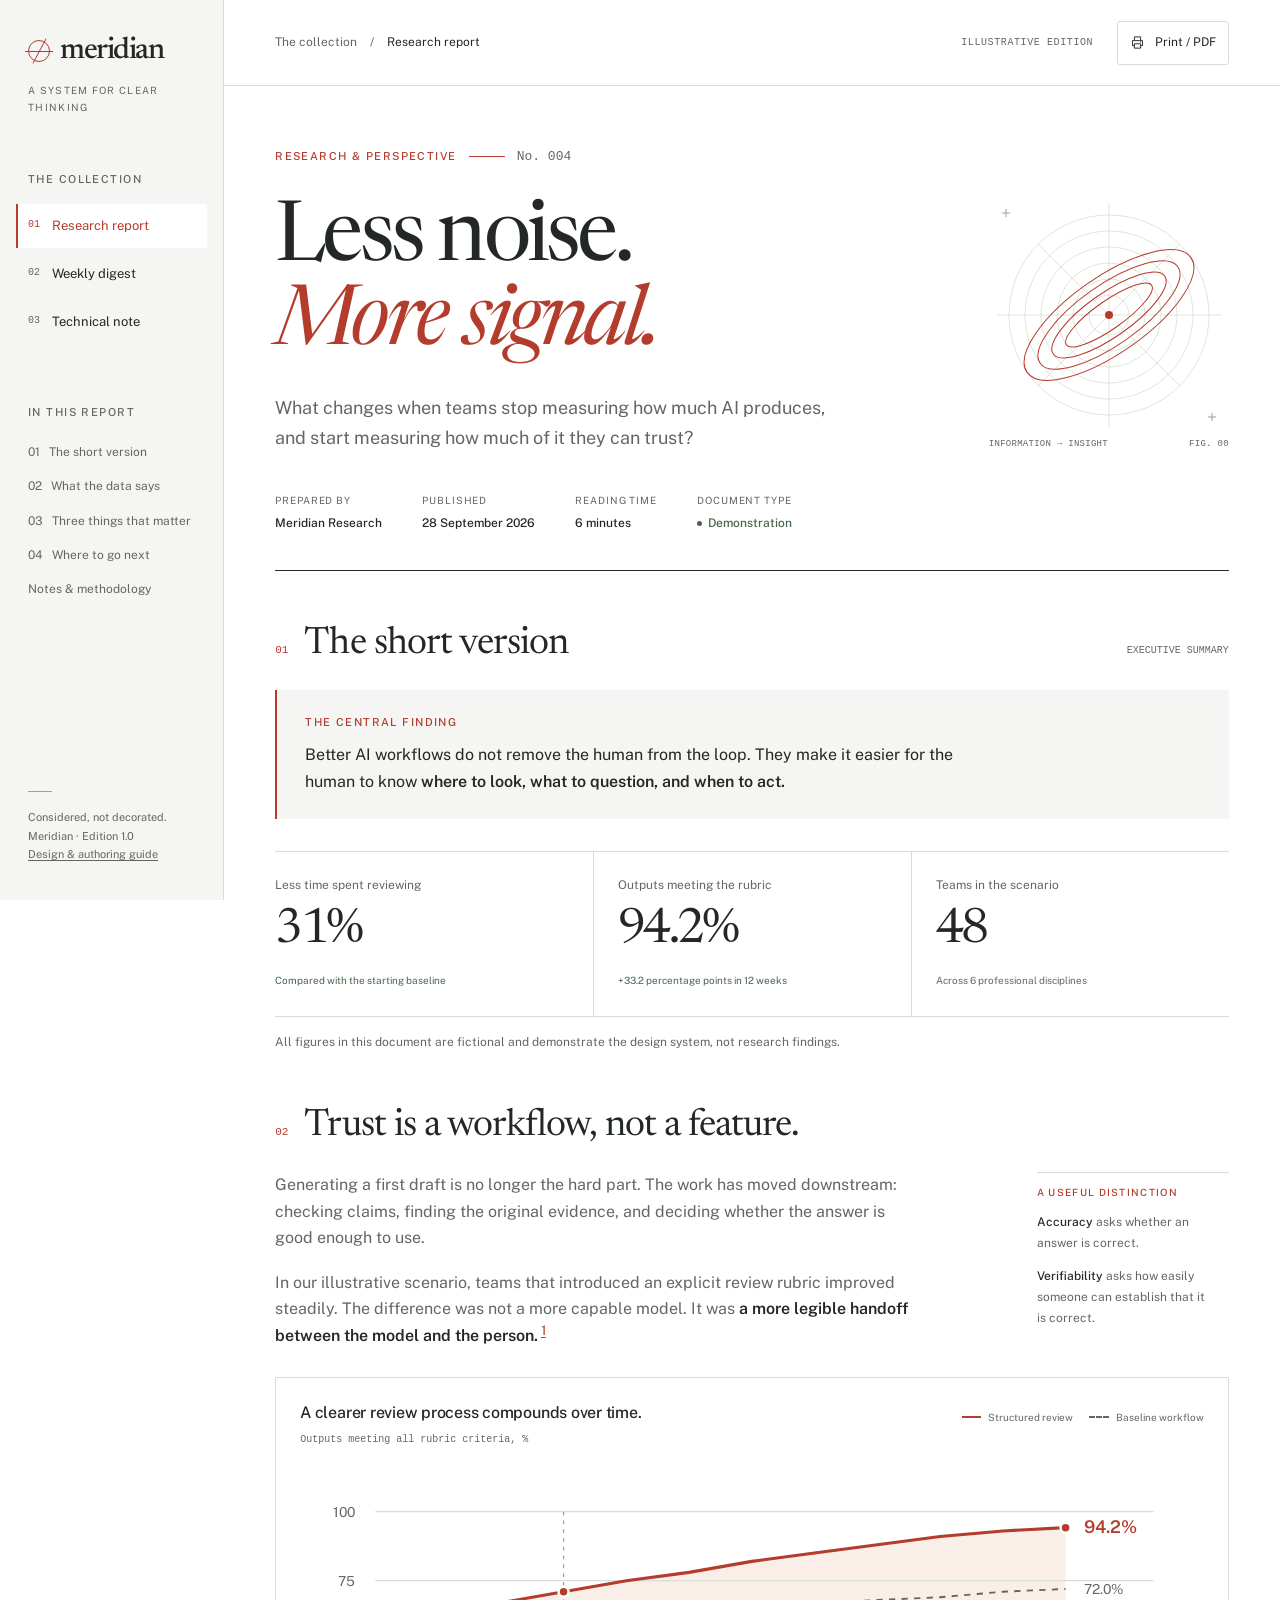
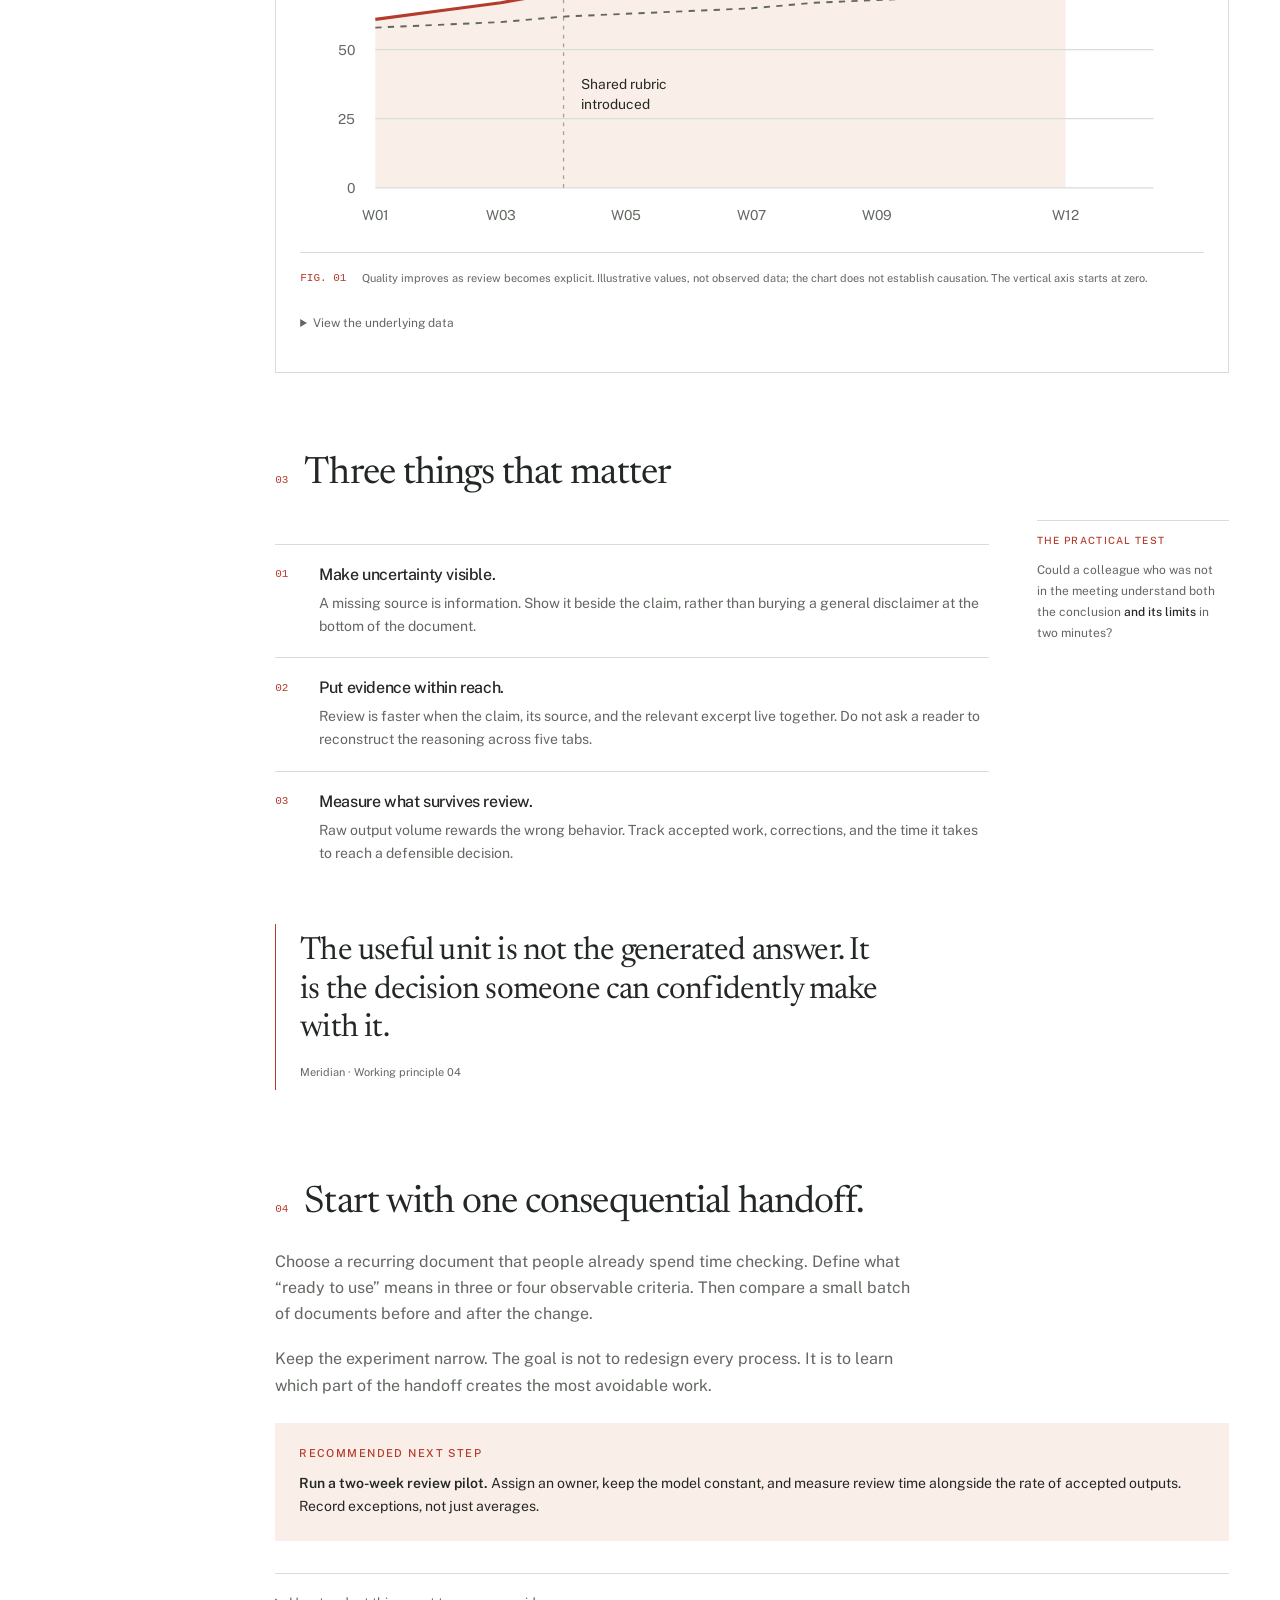
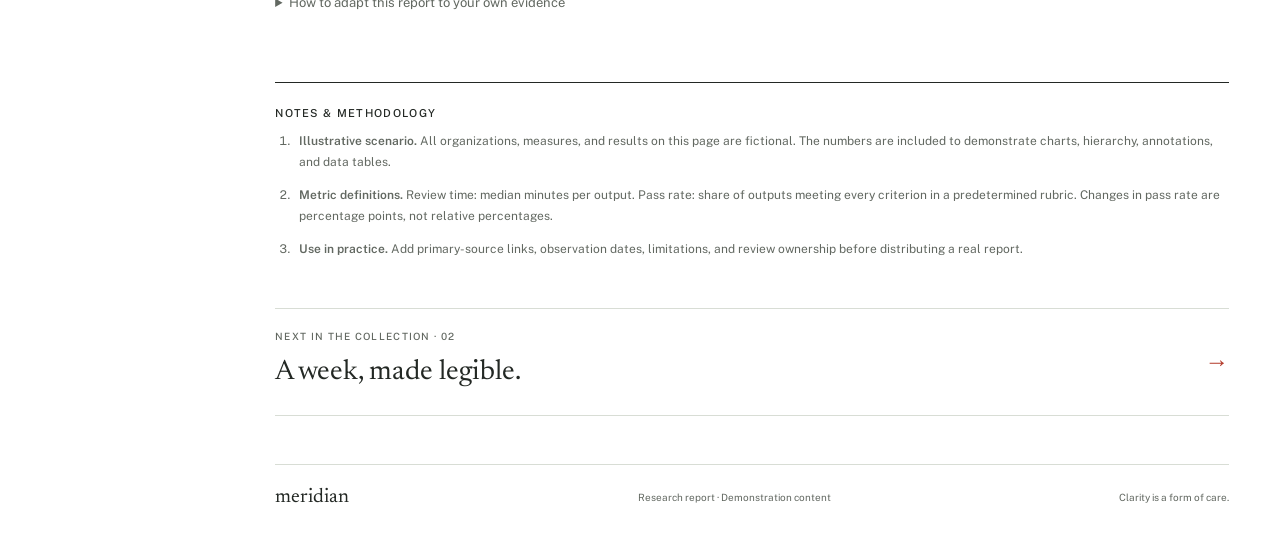
<file: design-systems/meridian/templates/index.html>
<!doctype html>
<html lang="en">
<head>
  <meta charset="utf-8">
  <meta name="viewport" content="width=device-width, initial-scale=1">
  <meta name="description" content="Meridian: an editorial design system. A research report demonstrating long-form reading, charts, evidence and annotations.">
  <title>Less noise. More signal. / Meridian</title>
  <link rel="icon" href="../assets/favicon.svg" type="image/svg+xml">
  <link rel="stylesheet" href="../assets/meridian.css">
  <script src="../assets/meridian.js" defer></script>
</head>
<body>
  <a class="skip-link" href="#content">Skip to content</a>
  <aside class="sidebar" aria-label="Document collection">
    <div><a class="brand" href="index.html" aria-label="Meridian home"><span class="brand-mark" aria-hidden="true"></span>meridian</a><p class="brand-caption">A system for clear thinking</p></div>
    <nav class="document-nav" aria-label="Example documents">
      <p class="eyebrow nav-label">The collection</p>
      <a href="index.html" aria-current="page"><span>01</span><span>Research report</span></a>
      <a href="digest.html"><span>02</span><span>Weekly digest</span></a>
      <a href="technical.html"><span>03</span><span>Technical note</span></a>
    </nav>
    <nav class="toc" aria-label="On this page">
      <p class="eyebrow nav-label">In this report</p>
      <a href="#overview">01 &nbsp; The short version</a>
      <a href="#evidence">02 &nbsp; What the data says</a>
      <a href="#findings">03 &nbsp; Three things that matter</a>
      <a href="#recommendation">04 &nbsp; Where to go next</a>
      <a href="#sources">Notes &amp; methodology</a>
    </nav>
    <div class="sidebar-footer"><span class="mini-rule"></span>Considered, not decorated.<br>Meridian &middot; Edition 1.0<br><a href="../STYLE_GUIDE.md">Design &amp; authoring guide</a></div>
  </aside>
  <div class="workspace">
    <header class="topbar">
      <div class="breadcrumbs"><span class="collection-name">The collection</span><span class="breadcrumb-divider" aria-hidden="true">/</span><span>Research report</span></div>
      <div class="topbar-actions"><span class="sample-label">Illustrative edition</span><button class="button" type="button" data-print hidden><svg viewBox="0 0 24 24" fill="none" stroke="currentColor" stroke-width="1.5" aria-hidden="true"><path d="M7 8V3h10v5M7 17H4V9h16v8h-3M7 14h10v7H7z"/><path d="M16 11h2"/></svg>Print / PDF</button></div>
    </header>
    <main class="document" id="content" tabindex="-1">
      <article aria-labelledby="report-title">
        <header class="document-header">
          <div class="kicker"><span class="eyebrow">Research &amp; perspective</span><span class="dash" aria-hidden="true"></span><span class="mono muted">No. 004</span></div>
          <div class="hero-grid">
            <div><h1 id="report-title">Less noise.<br><em>More signal.</em></h1><p class="standfirst">What changes when teams stop measuring how much AI produces, and start measuring how much of it they can trust?</p></div>
            <figure class="cover-art" aria-label="Decorative concentric paths converging on a single signal">
              <svg viewBox="0 0 240 224" fill="none" aria-hidden="true">
                <g stroke="#d8ddd5" stroke-width=".8"><path d="M8 112h224M120 0v224"/><circle cx="120" cy="112" r="100"/><circle cx="120" cy="112" r="84"/><circle cx="120" cy="112" r="68"/><circle cx="120" cy="112" r="52"/><circle cx="120" cy="112" r="36"/><circle cx="120" cy="112" r="20"/><path d="M49 41l142 142M49 183L191 41"/></g>
                <g stroke="#b43c2c" stroke-width="1"><ellipse cx="120" cy="112" rx="100" ry="38" transform="rotate(-35 120 112)"/><ellipse cx="120" cy="112" rx="84" ry="30" transform="rotate(-35 120 112)"/><ellipse cx="120" cy="112" rx="68" ry="22" transform="rotate(-35 120 112)"/><ellipse cx="120" cy="112" rx="52" ry="14" transform="rotate(-35 120 112)"/></g>
                <circle cx="120" cy="112" r="4" fill="#b43c2c"/><path d="M13 10h8m-4-4v8M219 214h8m-4-4v8" stroke="#9aa296"/>
              </svg>
              <figcaption class="art-caption"><span>Information &rarr; insight</span><span>Fig. 00</span></figcaption>
            </figure>
          </div>
          <dl class="meta-row"><div><dt>Prepared by</dt><dd>Meridian Research</dd></div><div><dt>Published</dt><dd><time datetime="2026-09-28">28 September 2026</time></dd></div><div><dt>Reading time</dt><dd>6 minutes</dd></div><div><dt>Document type</dt><dd class="status">Demonstration</dd></div></dl>
        </header>

        <section class="document-section" id="overview" aria-labelledby="overview-heading">
          <div class="section-heading"><span class="section-number">01</span><h2 id="overview-heading">The short version</h2><span class="section-tag">EXECUTIVE SUMMARY</span></div>
          <div class="summary"><span class="eyebrow">The central finding</span><p>Better AI workflows do not remove the human from the loop. They make it easier for the human to know <strong>where to look, what to question, and when to act.</strong></p></div>
          <dl class="metrics" aria-label="Illustrative study results">
            <div class="metric"><dt>Less time spent reviewing</dt><dd>31<span>%</span></dd><dd class="metric-note"><small>Compared with the starting baseline</small></dd></div>
            <div class="metric"><dt>Outputs meeting the rubric</dt><dd>94.2<span>%</span></dd><dd class="metric-note"><small>+33.2 percentage points in 12 weeks</small></dd></div>
            <div class="metric"><dt>Teams in the scenario</dt><dd>48</dd><dd class="metric-note"><small class="neutral">Across 6 professional disciplines</small></dd></div>
          </dl>
          <p class="source-note">All figures in this document are fictional and demonstrate the design system, not research findings.</p>
        </section>

        <section class="document-section" id="evidence" aria-labelledby="evidence-heading">
          <div class="section-heading"><span class="section-number">02</span><h2 id="evidence-heading">Trust is a workflow, not a feature.</h2></div>
          <div class="reading-grid">
            <div class="prose"><p>Generating a first draft is no longer the hard part. The work has moved downstream: checking claims, finding the original evidence, and deciding whether the answer is good enough to use.</p><p>In our illustrative scenario, teams that introduced an explicit review rubric improved steadily. The difference was not a more capable model. It was <strong>a more legible handoff between the model and the person.</strong><sup><a href="#note-1" aria-label="Read note 1">1</a></sup></p></div>
            <aside class="margin-note"><span class="eyebrow">A useful distinction</span><p><strong>Accuracy</strong> asks whether an answer is correct.</p><p><strong>Verifiability</strong> asks how easily someone can establish that it is correct.</p></aside>
          </div>
          <figure class="figure" aria-labelledby="chart-heading">
            <div class="figure-heading"><div><h3 id="chart-heading">A clearer review process compounds over time.</h3><span class="mono">Outputs meeting all rubric criteria, %</span></div><div class="legend" aria-label="Chart legend"><span><i aria-hidden="true"></i>Structured review</span><span><i class="baseline" aria-hidden="true"></i>Baseline workflow</span></div></div>
            <div class="chart-scroll" role="region" aria-label="Weekly quality chart; scroll horizontally on small screens" tabindex="0">
              <svg class="line-chart" viewBox="0 0 720 292" role="img" aria-labelledby="chart-title chart-desc">
                <title id="chart-title">Structured review improves from 61% to 94.2% across twelve weeks</title><desc id="chart-desc">The baseline workflow improves from 58% to 72%. A shared review rubric is introduced in week four. Exact weekly values are in the expandable table below.</desc>
                <path class="area" d="M60 115.8L110 109.2L160 102.6L210 93.8L260 85L310 78.4L360 69.6L410 63L460 56.4L510 49.8L560 45.4L610 42.76V250H60Z"/>
                <g class="grid"><path d="M60 30H680M60 85H680M60 140H680M60 195H680M60 250H680"/></g>
                <g text-anchor="end"><text x="44" y="34">100</text><text x="44" y="89">75</text><text x="44" y="144">50</text><text x="44" y="199">25</text><text x="44" y="254">0</text></g>
                <path d="M210 30V250" stroke="#9aa296" stroke-dasharray="3 4"/>
                <path class="series-base" d="M60 122.4L110 120.2L160 118L210 113.6L260 111.4L310 109.2L360 107L410 102.6L460 100.4L510 98.2L560 93.8L610 91.6"/>
                <path class="series-main" d="M60 115.8L110 109.2L160 102.6L210 93.8L260 85L310 78.4L360 69.6L410 63L460 56.4L510 49.8L560 45.4L610 42.76"/>
                <circle class="dot" cx="210" cy="93.8" r="4"/><circle class="dot" cx="610" cy="42.76" r="4"/>
                <text class="data-label" x="625" y="47">94.2%</text><text x="625" y="96">72.0%</text>
                <text class="annotation" x="224" y="171">Shared rubric</text><text class="annotation" x="224" y="187">introduced</text>
                <g text-anchor="middle"><text x="60" y="276">W01</text><text x="160" y="276">W03</text><text x="260" y="276">W05</text><text x="360" y="276">W07</text><text x="460" y="276">W09</text><text x="610" y="276">W12</text></g>
              </svg>
            </div>
            <figcaption><span class="figure-number">FIG. 01</span><span>Quality improves as review becomes explicit. Illustrative values, not observed data; the chart does not establish causation. The vertical axis starts at zero.</span></figcaption>
            <details class="data-disclosure"><summary>View the underlying data</summary><div class="table-scroll" role="region" aria-label="Weekly chart data" tabindex="0"><table><caption>Fictional weekly pass rates, in percent</caption><thead><tr><th scope="col">Week</th><th scope="col" class="numeric">Structured review</th><th scope="col" class="numeric">Baseline workflow</th></tr></thead><tbody><tr><th scope="row">01</th><td class="numeric">61.0</td><td class="numeric">58.0</td></tr><tr><th scope="row">02</th><td class="numeric">64.0</td><td class="numeric">59.0</td></tr><tr><th scope="row">03</th><td class="numeric">67.0</td><td class="numeric">60.0</td></tr><tr><th scope="row">04</th><td class="numeric">71.0</td><td class="numeric">62.0</td></tr><tr><th scope="row">05</th><td class="numeric">75.0</td><td class="numeric">63.0</td></tr><tr><th scope="row">06</th><td class="numeric">78.0</td><td class="numeric">64.0</td></tr><tr><th scope="row">07</th><td class="numeric">82.0</td><td class="numeric">65.0</td></tr><tr><th scope="row">08</th><td class="numeric">85.0</td><td class="numeric">67.0</td></tr><tr><th scope="row">09</th><td class="numeric">88.0</td><td class="numeric">68.0</td></tr><tr><th scope="row">10</th><td class="numeric">91.0</td><td class="numeric">69.0</td></tr><tr><th scope="row">11</th><td class="numeric">93.0</td><td class="numeric">71.0</td></tr><tr><th scope="row">12</th><td class="numeric">94.2</td><td class="numeric">72.0</td></tr></tbody></table></div></details>
          </figure>
        </section>

        <section class="document-section" id="findings" aria-labelledby="findings-heading">
          <div class="section-heading"><span class="section-number">03</span><h2 id="findings-heading">Three things that matter</h2></div>
          <div class="reading-grid"><div><ol class="findings"><li><div><h3>Make uncertainty visible.</h3><p>A missing source is information. Show it beside the claim, rather than burying a general disclaimer at the bottom of the document.</p></div></li><li><div><h3>Put evidence within reach.</h3><p>Review is faster when the claim, its source, and the relevant excerpt live together. Do not ask a reader to reconstruct the reasoning across five tabs.</p></div></li><li><div><h3>Measure what survives review.</h3><p>Raw output volume rewards the wrong behavior. Track accepted work, corrections, and the time it takes to reach a defensible decision.</p></div></li></ol></div><aside class="margin-note"><span class="eyebrow">The practical test</span><p>Could a colleague who was not in the meeting understand both the conclusion <strong>and its limits</strong> in two minutes?</p></aside></div>
          <blockquote class="pullquote"><p>The useful unit is not the generated answer. It is the decision someone can confidently make with it.</p><cite>Meridian &middot; Working principle 04</cite></blockquote>
        </section>

        <section class="document-section" id="recommendation" aria-labelledby="recommendation-heading">
          <div class="section-heading"><span class="section-number">04</span><h2 id="recommendation-heading">Start with one consequential handoff.</h2></div>
          <div class="prose"><p>Choose a recurring document that people already spend time checking. Define what &ldquo;ready to use&rdquo; means in three or four observable criteria. Then compare a small batch of documents before and after the change.</p><p>Keep the experiment narrow. The goal is not to redesign every process. It is to learn which part of the handoff creates the most avoidable work.</p></div>
          <div class="callout"><span class="eyebrow">Recommended next step</span><p><strong>Run a two-week review pilot.</strong> Assign an owner, keep the model constant, and measure review time alongside the rate of accepted outputs. Record exceptions, not just averages.</p></div>
          <details class="methodology"><summary>How to adapt this report to your own evidence</summary><p>Replace the scenario with a real cohort and define the rubric before collecting results. Disclose sample size, sampling method, exclusions, and uncertainty. A before-and-after comparison alone does not isolate the effect of the review process.</p></details>
        </section>

        <section class="sources" id="sources" aria-labelledby="sources-heading"><h2 id="sources-heading">Notes &amp; methodology</h2><ol><li id="note-1"><strong>Illustrative scenario.</strong> All organizations, measures, and results on this page are fictional. The numbers are included to demonstrate charts, hierarchy, annotations, and data tables.</li><li><strong>Metric definitions.</strong> Review time: median minutes per output. Pass rate: share of outputs meeting every criterion in a predetermined rubric. Changes in pass rate are percentage points, not relative percentages.</li><li><strong>Use in practice.</strong> Add primary-source links, observation dates, limitations, and review ownership before distributing a real report.</li></ol></section>
        <a class="next-document" href="digest.html"><span><span class="eyebrow">Next in the collection &middot; 02</span><strong>A week, made legible.</strong></span><span aria-hidden="true">&rarr;</span></a>
      </article>
      <footer class="document-footer"><span class="footer-brand">meridian</span><span>Research report &middot; Demonstration content</span><span>Clarity is a form of care.</span></footer>
    </main>
  </div>
</body>
</html>
</file>
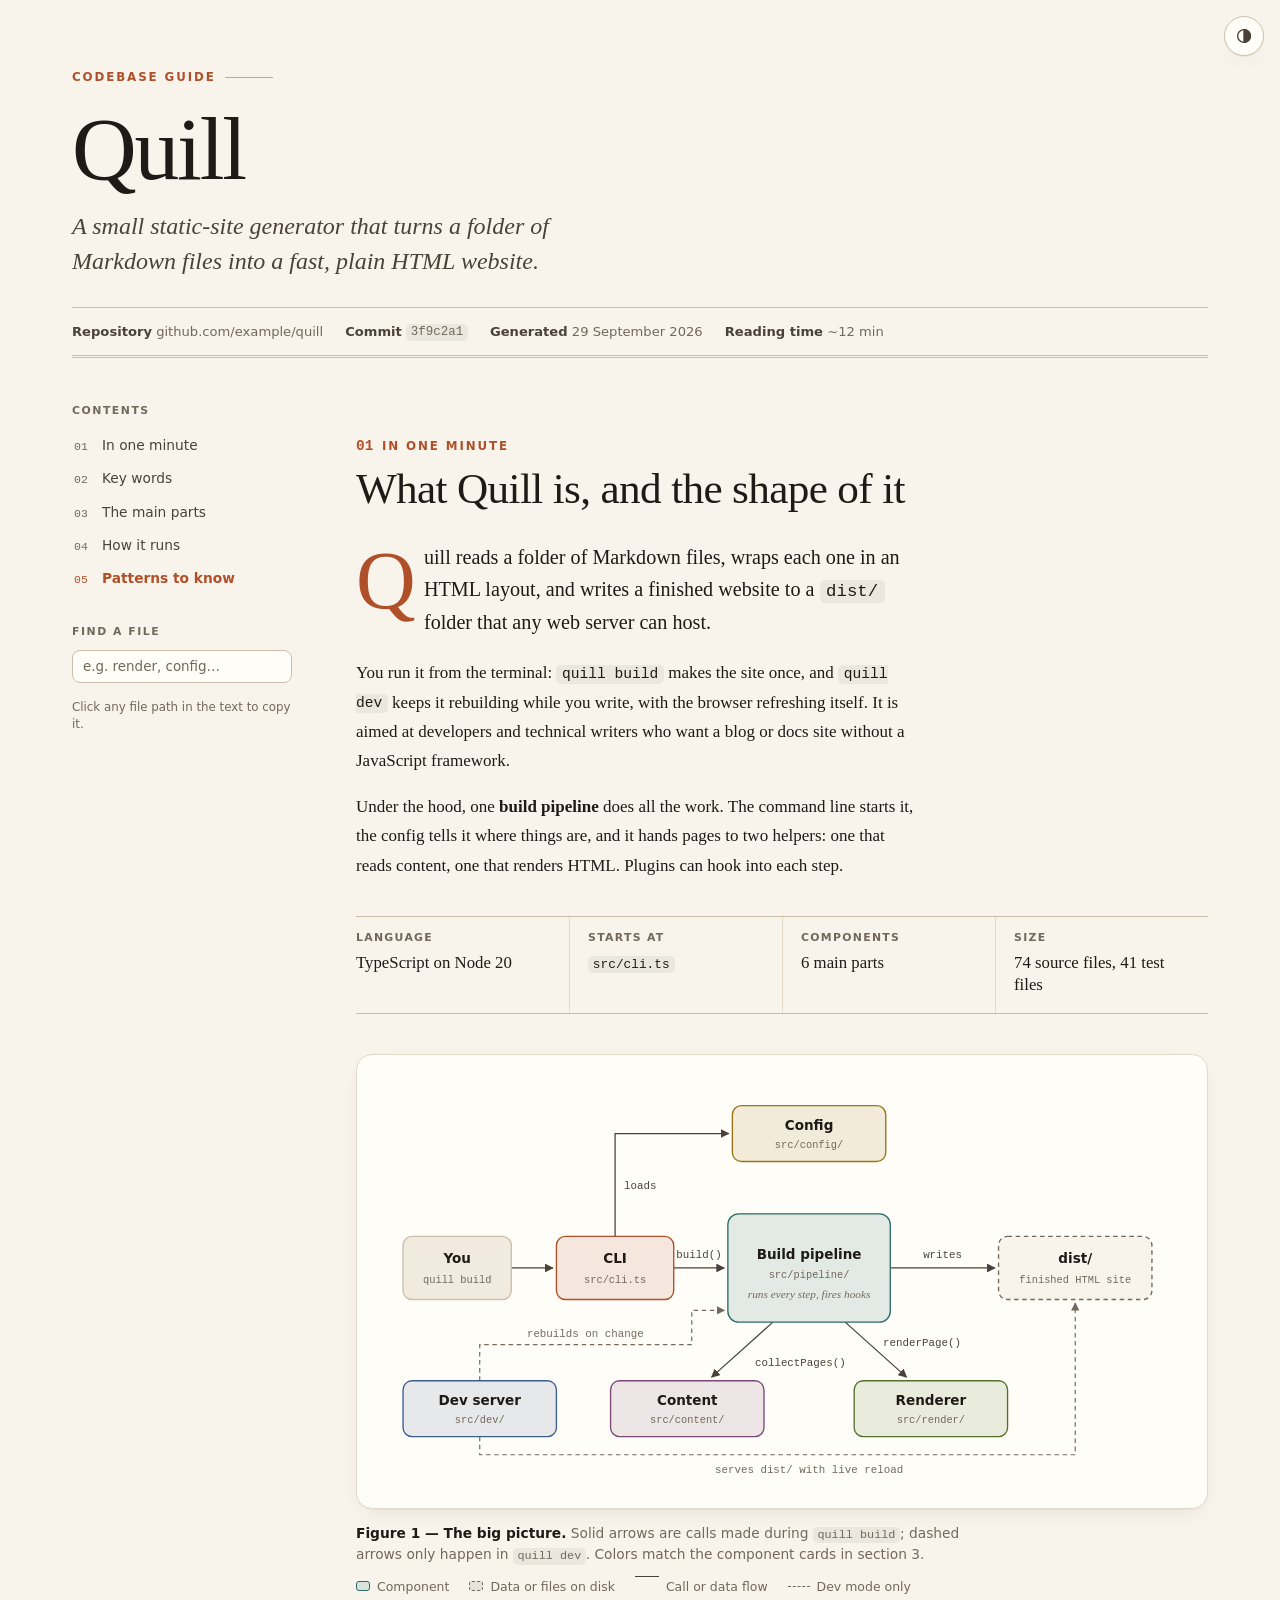
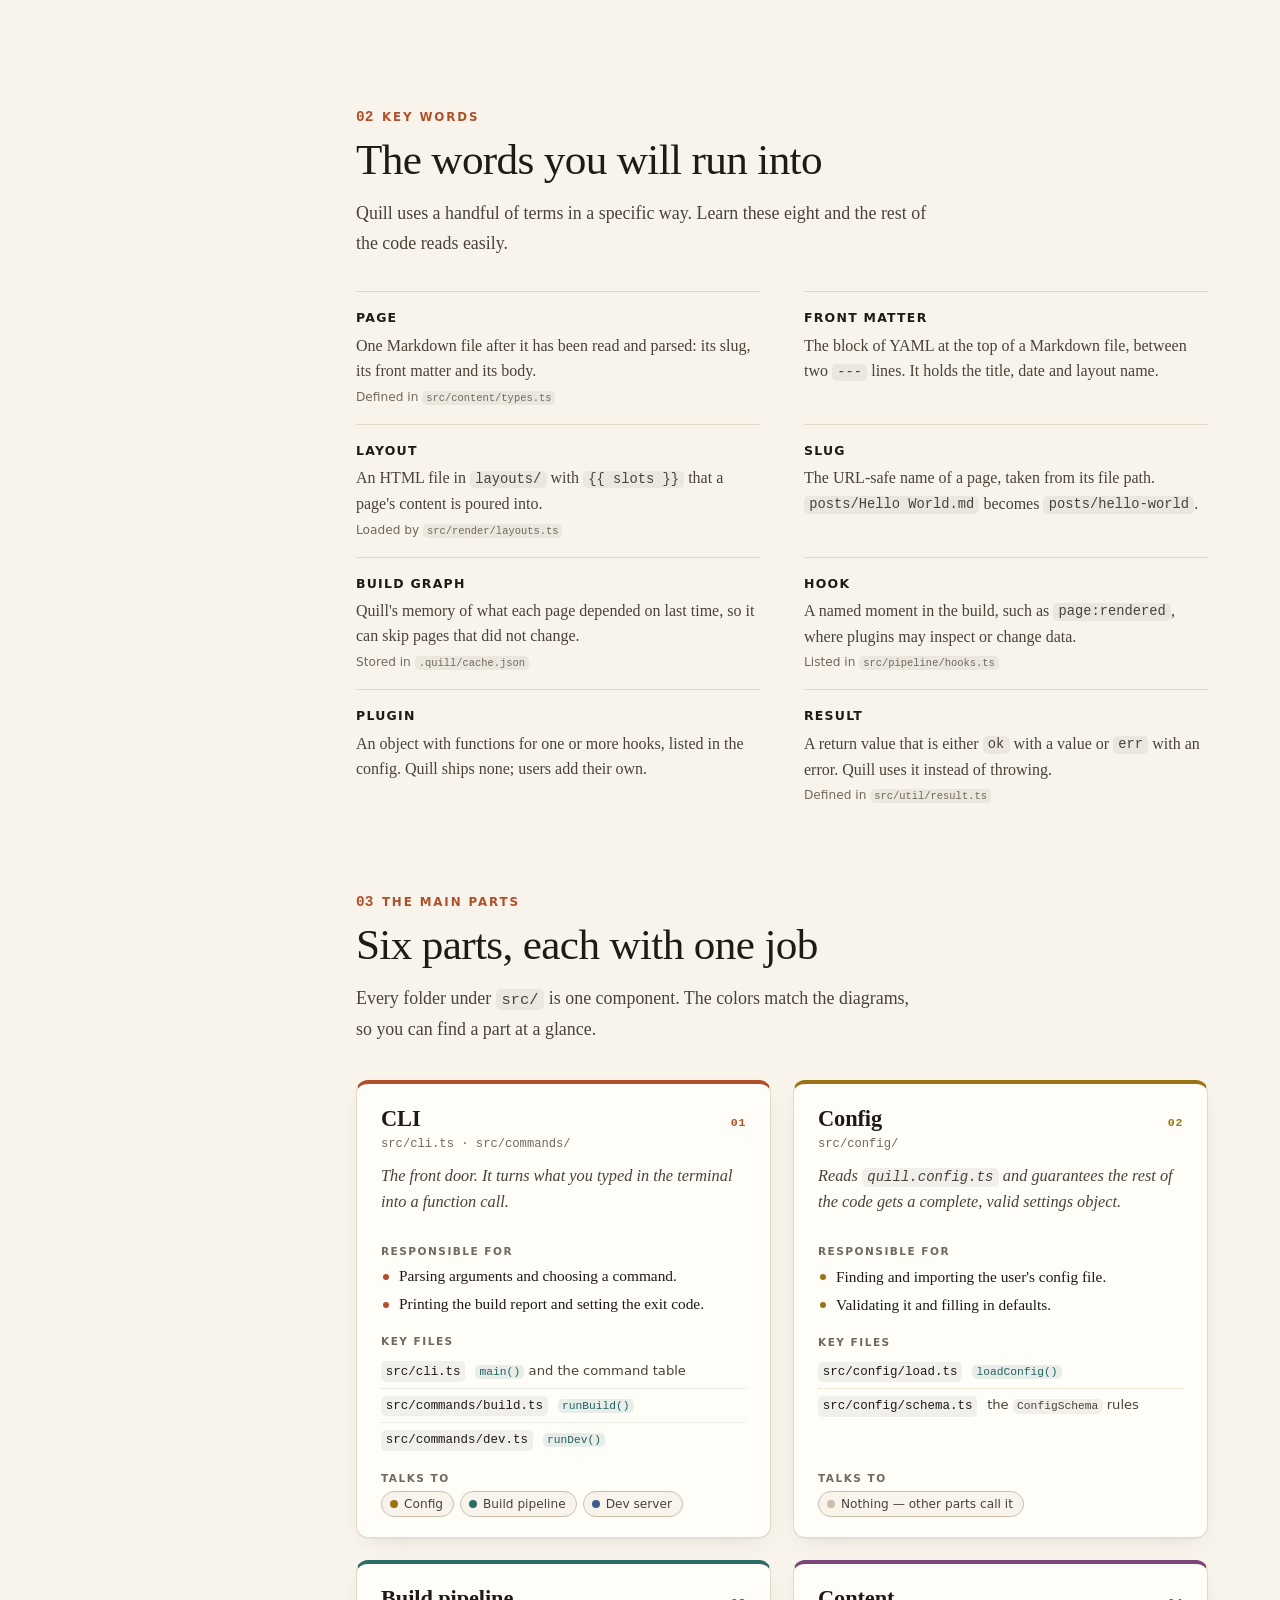
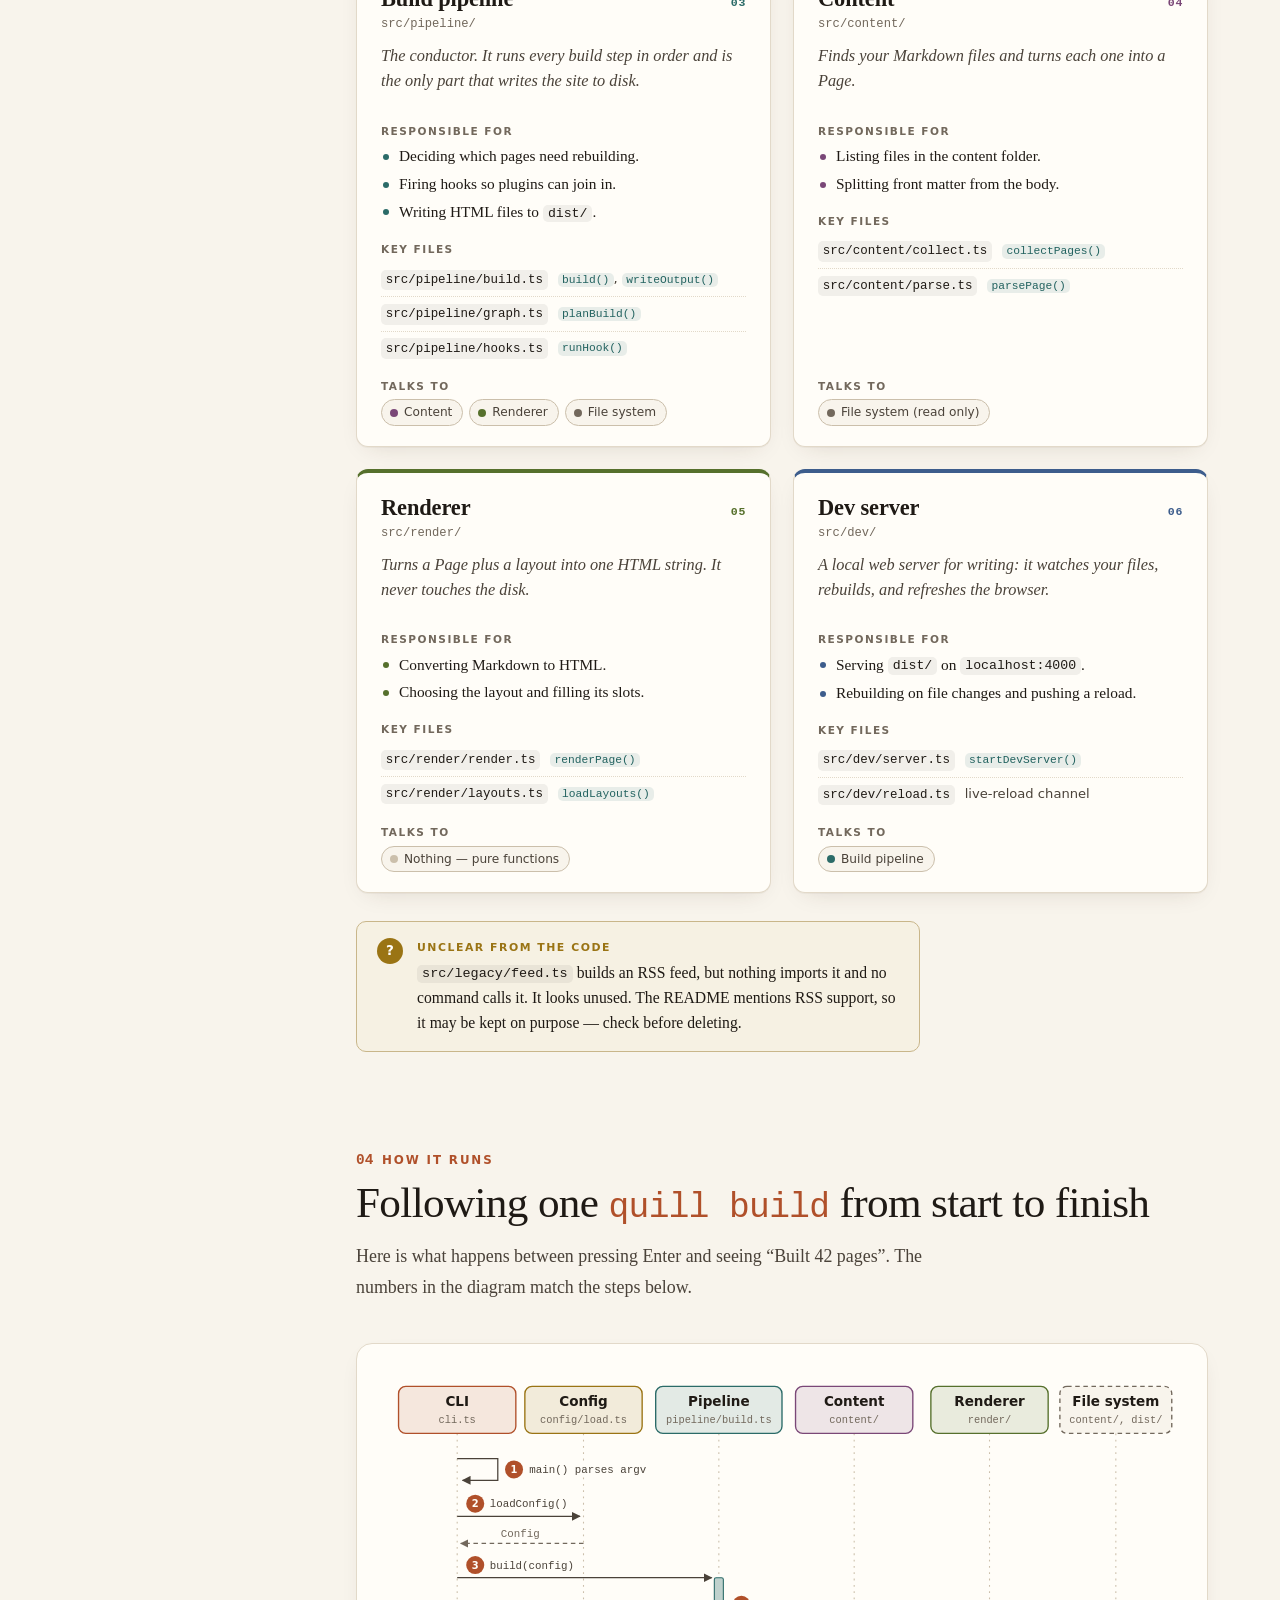
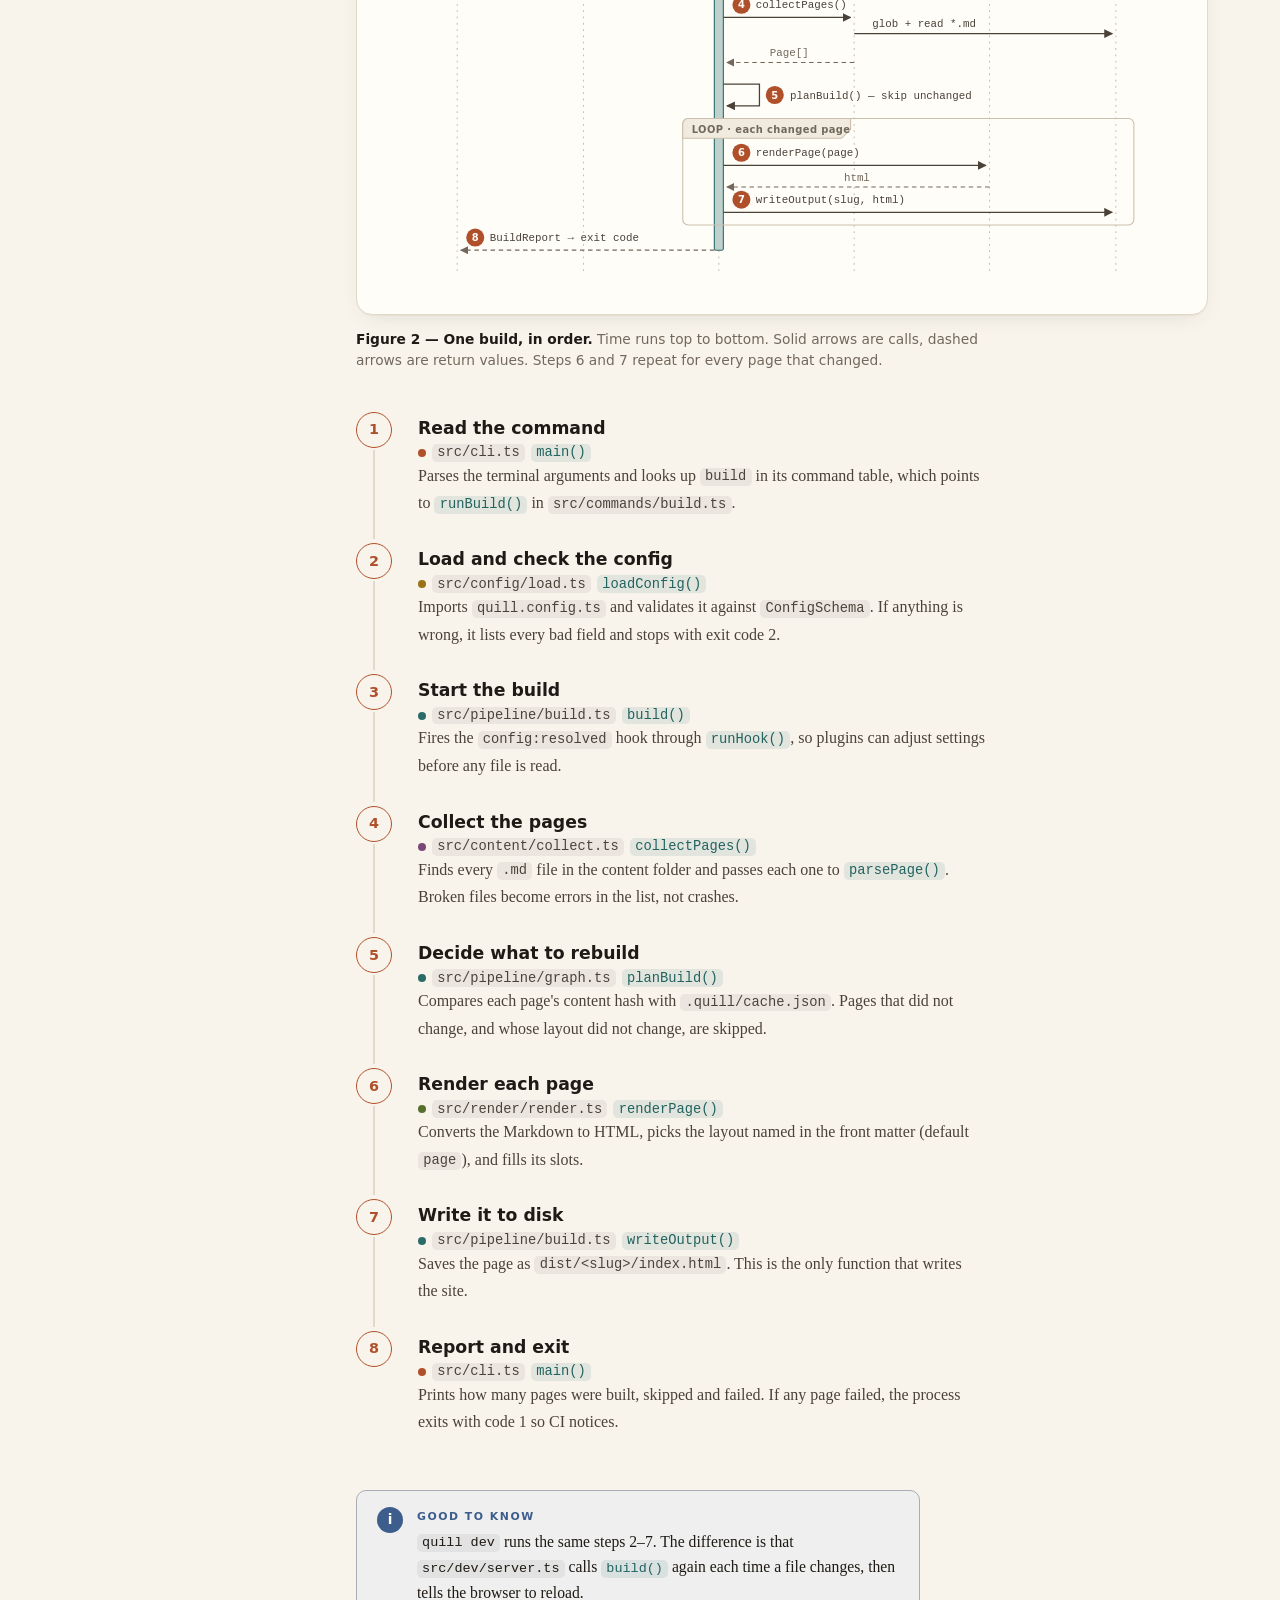
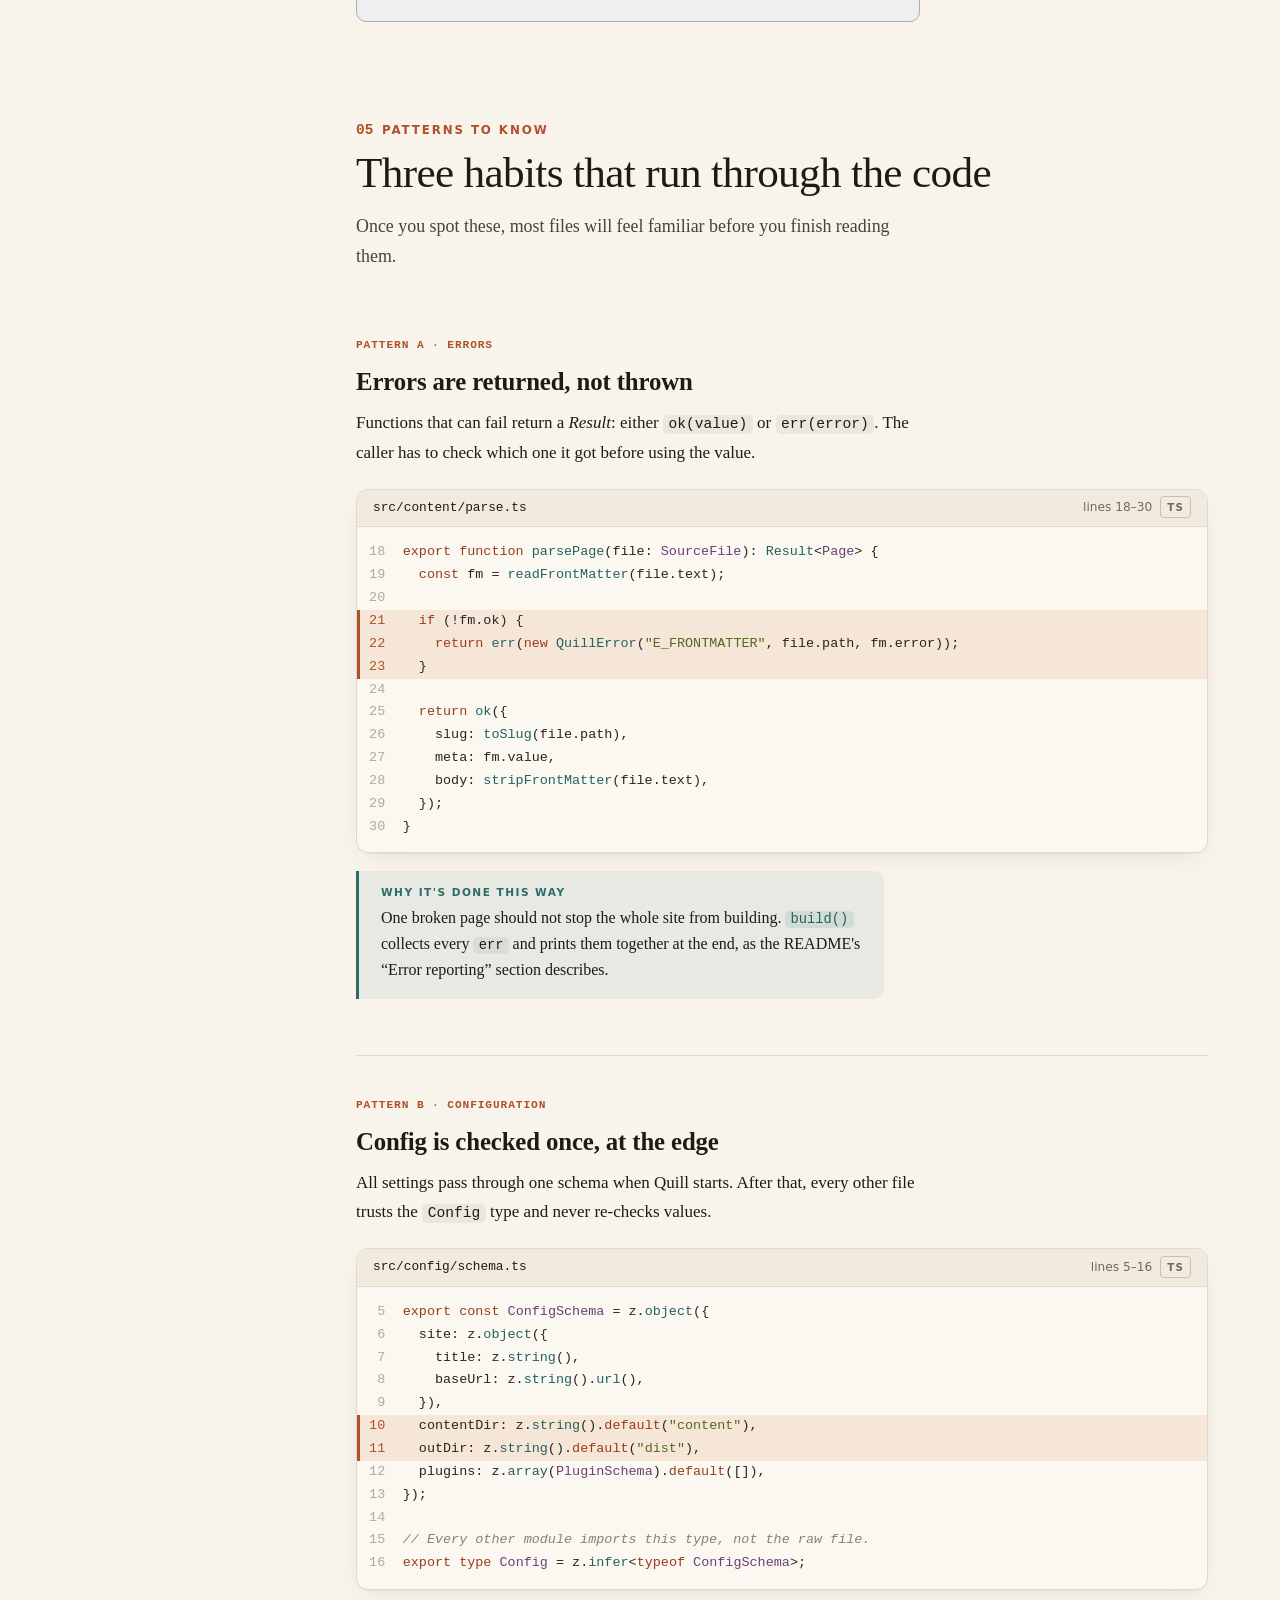
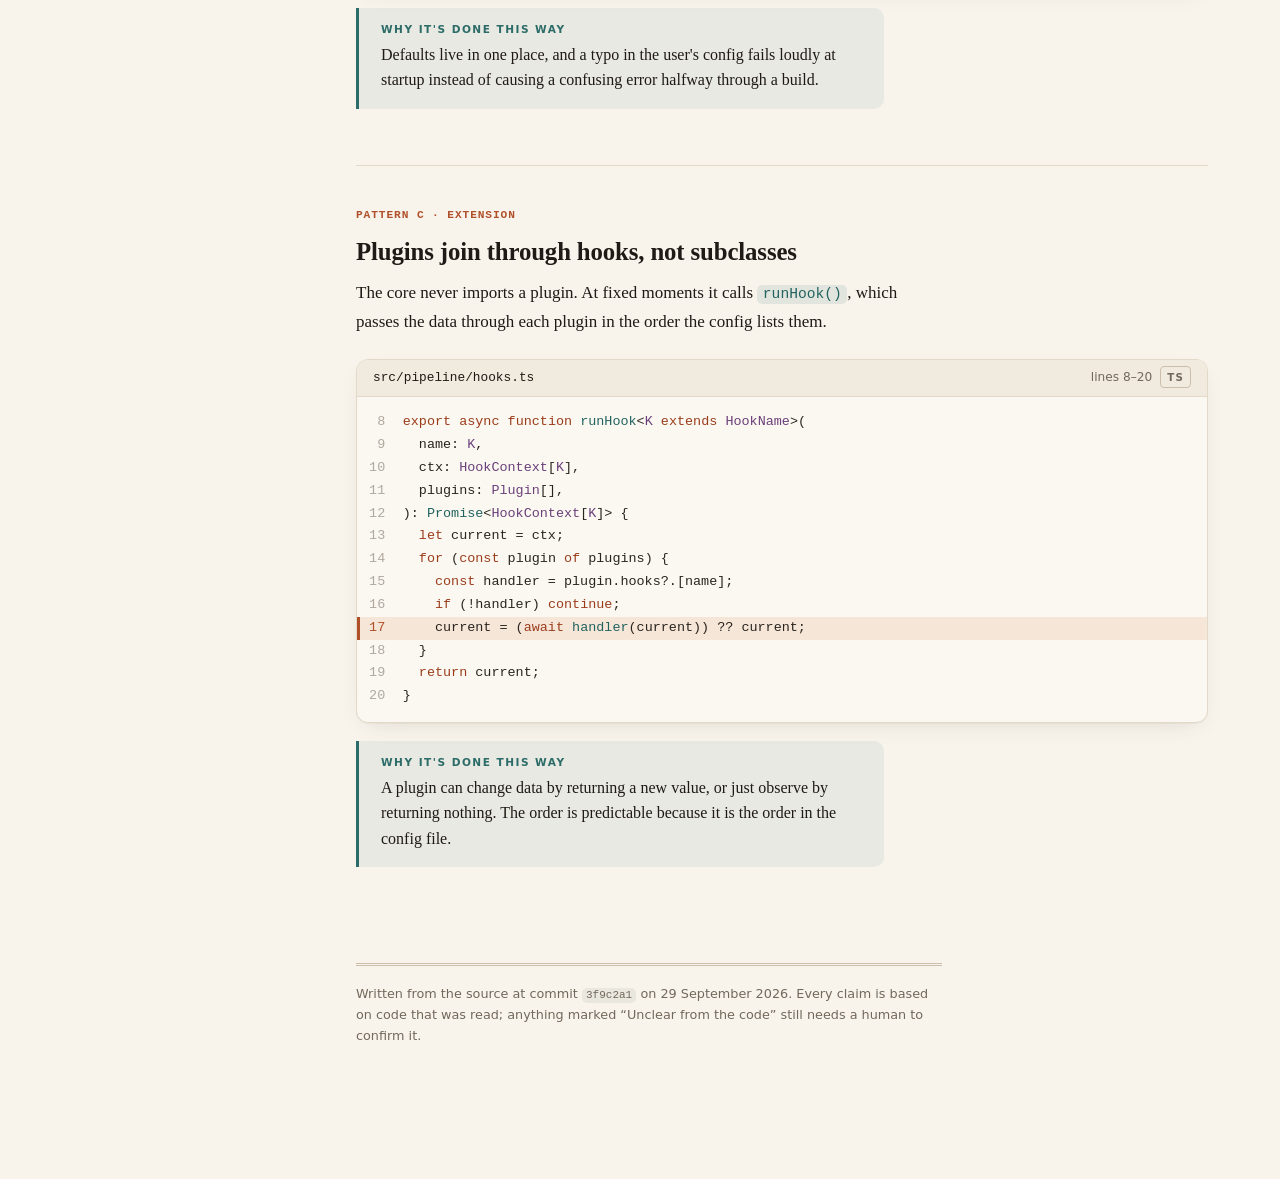
<file: skills/codebase-guide/template.html>
<!doctype html>
<!--
  ============================================================================
  CODEBASE GUIDE — TEMPLATE
  ----------------------------------------------------------------------------
  This file is a fully worked SAMPLE. It describes "Quill", a FICTIONAL static
  site generator, so you can see every component in use.

  How to use it:
    1. Copy this file. Keep <head>, all CSS and all JS exactly as they are.
    2. Replace only the content inside <header class="masthead"> and <main>,
       and the entries in the sidebar <nav class="toc">.
    3. Look for comments that start with "SLOT:" — they explain what goes where.
    4. The file must stay 100% self-contained: no external fonts, scripts,
       images or stylesheets. Diagrams are inline SVG.
  ============================================================================
-->
<html lang="en">
<head>
<meta charset="utf-8">
<meta name="viewport" content="width=device-width, initial-scale=1">
<!-- SLOT: "<Project name> — Codebase guide" -->
<title>Quill — Codebase guide</title>
<meta name="description" content="How the Quill codebase works: what it does, how it is built, and where each thing lives.">
<script>
  /* Apply the saved theme before first paint (prevents a flash). */
  (function () {
    try {
      var t = localStorage.getItem('codebase-guide-theme');
      if (t === 'light' || t === 'dark') document.documentElement.setAttribute('data-theme', t);
    } catch (e) {}
  })();
</script>
<style>
/* =========================================================================
   1. DESIGN TOKENS
   ========================================================================= */
:root {
  color-scheme: light dark;

  --serif: "Iowan Old Style", "Palatino Linotype", Palatino, "Book Antiqua", Charter, "Bitstream Charter", Georgia, serif;
  --sans: system-ui, -apple-system, "Segoe UI", Roboto, "Helvetica Neue", Arial, sans-serif;
  --mono: ui-monospace, "SF Mono", "Cascadia Code", "JetBrains Mono", Menlo, Consolas, "Liberation Mono", monospace;

  /* Paper & ink (light) */
  --paper: #f8f4ec;
  --paper-2: #fffdf8;
  --paper-3: #f1ebdf;
  --ink: #1f1a15;
  --ink-2: #4a4239;
  --ink-3: #72685c;
  --rule: #e2d9c9;
  --rule-strong: #cbbfab;
  --accent: #b0502a;
  --accent-soft: #f3dfd3;

  /* Component palette — one color per component, reused in cards,
     diagrams and chips. Assign in the order the cards appear. */
  --c1: #b0502a;  /* terracotta */
  --c2: #9a7414;  /* ochre      */
  --c3: #2b6b68;  /* teal       */
  --c4: #7a4777;  /* plum       */
  --c5: #56702c;  /* olive      */
  --c6: #3d5d8c;  /* slate blue */
  --c0: #72685c;  /* neutral: data, files, external systems */

  /* Code */
  --code-bg: #fbf8f1;
  --code-head: #f1ebdf;
  --code-ink: #2a241e;
  --hl-bg: #f6e6d8;
  --tk-kw: #9b3c1b;
  --tk-str: #4f6b1f;
  --tk-com: #8a8174;
  --tk-num: #8a5a00;
  --tk-fn: #22625f;
  --tk-type: #6a3f7a;

  --shadow: 0 1px 0 rgba(60, 40, 20, .04), 0 8px 24px -12px rgba(60, 40, 20, .18);
  --radius: 12px;
}

@media (prefers-color-scheme: dark) {
  :root:not([data-theme="light"]) {
    --paper: #16140f;
    --paper-2: #1e1b16;
    --paper-3: #26221b;
    --ink: #eee6d8;
    --ink-2: #cdc3b3;
    --ink-3: #a09585;
    --rule: #332e26;
    --rule-strong: #4a4337;
    --accent: #e3825a;
    --accent-soft: #3a2519;
    --c1: #e3825a; --c2: #d8ad4e; --c3: #6cb8b2; --c4: #c28dc0; --c5: #a2c06e; --c6: #88a9da; --c0: #a09585;
    --code-bg: #1b1814; --code-head: #231f19; --code-ink: #e9e1d3; --hl-bg: #3a2a1f;
    --tk-kw: #f0936a; --tk-str: #b5cf83; --tk-com: #8a8070; --tk-num: #e5bd6a; --tk-fn: #7fc9c2; --tk-type: #cfa0d6;
    --shadow: 0 1px 0 rgba(0,0,0,.3), 0 10px 30px -14px rgba(0,0,0,.6);
  }
}
:root[data-theme="dark"] {
  --paper: #16140f;
  --paper-2: #1e1b16;
  --paper-3: #26221b;
  --ink: #eee6d8;
  --ink-2: #cdc3b3;
  --ink-3: #a09585;
  --rule: #332e26;
  --rule-strong: #4a4337;
  --accent: #e3825a;
  --accent-soft: #3a2519;
  --c1: #e3825a; --c2: #d8ad4e; --c3: #6cb8b2; --c4: #c28dc0; --c5: #a2c06e; --c6: #88a9da; --c0: #a09585;
  --code-bg: #1b1814; --code-head: #231f19; --code-ink: #e9e1d3; --hl-bg: #3a2a1f;
  --tk-kw: #f0936a; --tk-str: #b5cf83; --tk-com: #8a8070; --tk-num: #e5bd6a; --tk-fn: #7fc9c2; --tk-type: #cfa0d6;
  --shadow: 0 1px 0 rgba(0,0,0,.3), 0 10px 30px -14px rgba(0,0,0,.6);
}

.c0 { --c: var(--c0); } .c1 { --c: var(--c1); } .c2 { --c: var(--c2); }
.c3 { --c: var(--c3); } .c4 { --c: var(--c4); } .c5 { --c: var(--c5); } .c6 { --c: var(--c6); }

/* =========================================================================
   2. BASE
   ========================================================================= */
*, *::before, *::after { box-sizing: border-box; }
html { scroll-behavior: smooth; scroll-padding-top: 24px; }
body {
  margin: 0;
  background: var(--paper);
  color: var(--ink);
  font: 1.0625rem/1.72 var(--serif);
  -webkit-font-smoothing: antialiased;
  text-rendering: optimizeLegibility;
}
a { color: inherit; text-decoration-color: var(--rule-strong); text-underline-offset: .18em; }
a:hover { color: var(--accent); text-decoration-color: currentColor; }
p { margin: 0 0 1em; }
strong { font-weight: 650; }
em { font-style: italic; }
::selection { background: var(--accent-soft); }
:focus-visible { outline: 2px solid var(--accent); outline-offset: 2px; border-radius: 4px; }

.progress {
  position: fixed; inset: 0 0 auto 0; height: 3px; z-index: 50;
  background: var(--accent); transform-origin: 0 50%; transform: scaleX(0);
}

/* =========================================================================
   3. MASTHEAD
   ========================================================================= */
.masthead {
  max-width: 1200px; margin: 0 auto; padding: 72px 32px 0;
}
.kicker {
  font: 600 .74rem/1 var(--sans); letter-spacing: .16em; text-transform: uppercase;
  color: var(--accent); display: flex; align-items: center; gap: .8em;
}
.kicker::after { content: ""; flex: 0 0 48px; height: 1px; background: currentColor; opacity: .5; }
.masthead h1 {
  font: 500 clamp(3rem, 8vw, 5.6rem)/0.95 var(--serif);
  letter-spacing: -.025em; margin: 22px 0 18px;
}
.dek {
  font: italic 400 clamp(1.2rem, 2.2vw, 1.5rem)/1.45 var(--serif);
  color: var(--ink-2); max-width: 40ch; margin: 0 0 28px;
}
.meta {
  display: flex; flex-wrap: wrap; gap: 6px 22px;
  font: 400 .82rem/1.5 var(--sans); color: var(--ink-3);
  padding: 14px 0; border-top: 1px solid var(--rule-strong);
  border-bottom: 3px double var(--rule-strong);
}
.meta b { font-weight: 600; color: var(--ink-2); }
.meta code { font: .78rem var(--mono); }

/* =========================================================================
   4. LAYOUT + SIDEBAR
   ========================================================================= */
.layout {
  max-width: 1200px; margin: 0 auto; padding: 0 32px;
  display: grid; grid-template-columns: 220px minmax(0, 1fr); gap: 64px;
}
.toc {
  position: sticky; top: 0; align-self: start;
  max-height: 100vh; overflow-y: auto; padding: 48px 0 32px;
  font: .86rem/1.4 var(--sans);
}
.toc-label {
  font: 600 .68rem/1 var(--sans); letter-spacing: .14em; text-transform: uppercase;
  color: var(--ink-3); margin: 0 0 12px;
}
.toc ol { list-style: none; margin: 0 0 32px; padding: 0; }
.toc li a {
  display: grid; grid-template-columns: 28px 1fr; align-items: baseline;
  padding: 7px 0 7px 12px; margin-left: -12px; border-left: 2px solid transparent;
  text-decoration: none; color: var(--ink-2); transition: color .15s, border-color .15s;
}
.toc li a span { font: .72rem var(--mono); color: var(--ink-3); }
.toc li a:hover { color: var(--ink); }
.toc li a.active { color: var(--accent); border-left-color: var(--accent); font-weight: 600; }
.toc li a.active span { color: var(--accent); }

.finder input {
  width: 100%; font: .84rem var(--sans); color: var(--ink);
  background: var(--paper-2); border: 1px solid var(--rule-strong); border-radius: 8px;
  padding: 8px 10px;
}
.finder input::placeholder { color: var(--ink-3); }
.finder ul { list-style: none; margin: 8px 0 0; padding: 0; max-height: 44vh; overflow-y: auto; }
.finder li a {
  display: block; padding: 6px 8px; border-radius: 6px; text-decoration: none;
  font: .76rem/1.35 var(--mono); color: var(--ink-2); word-break: break-all;
}
.finder li a small { display: block; font: .7rem var(--sans); color: var(--ink-3); }
.finder li a:hover { background: var(--paper-3); color: var(--ink); }
.finder .empty { font: .78rem var(--sans); color: var(--ink-3); padding: 6px 2px; }
.finder-hint { font: .74rem/1.4 var(--sans); color: var(--ink-3); margin: 8px 0 0; }

.theme-toggle {
  position: fixed; top: 16px; right: 16px; z-index: 60;
  width: 40px; height: 40px; border-radius: 50%;
  display: grid; place-items: center; cursor: pointer;
  background: var(--paper-2); color: var(--ink-2);
  border: 1px solid var(--rule-strong); box-shadow: var(--shadow);
}
.theme-toggle:hover { color: var(--accent); }
.theme-toggle svg { width: 18px; height: 18px; display: none; }
.theme-toggle[data-mode="auto"] .i-auto,
.theme-toggle[data-mode="light"] .i-light,
.theme-toggle[data-mode="dark"] .i-dark { display: block; }

/* =========================================================================
   5. SECTIONS + PROSE
   ========================================================================= */
main { padding: 8px 0 120px; min-width: 0; }
.section { padding-top: 72px; }
.section-head { margin: 0 0 28px; }
.section-num {
  display: block; font: 600 .74rem/1 var(--sans); letter-spacing: .16em;
  text-transform: uppercase; color: var(--accent); margin-bottom: 12px;
}
.section-num b { font: 600 .9rem var(--mono); letter-spacing: 0; margin-right: .6em; }
.section h2 {
  font: 500 clamp(2rem, 4vw, 2.7rem)/1.08 var(--serif);
  letter-spacing: -.015em; margin: 0 0 14px;
}
.section h2 code { font-size: .8em; background: none; padding: 0; color: var(--accent); }
.section-intro { font-size: 1.12rem; color: var(--ink-2); max-width: 64ch; margin: 0; }
.prose { max-width: 66ch; }
.prose h3, .section h3 {
  font: 600 1.3rem/1.25 var(--serif); letter-spacing: -.005em; margin: 40px 0 10px;
}
.lead { font-size: 1.26rem; line-height: 1.6; }
.dropcap::first-letter {
  float: left; font: 500 4.1em/.82 var(--serif);
  padding: .07em .1em 0 0; color: var(--accent);
}

/* Inline code, file paths, function names */
code { font-family: var(--mono); font-size: .86em; }
:not(pre) > code {
  background: color-mix(in srgb, var(--ink) 6%, transparent);
  padding: .1em .38em; border-radius: 5px;
}
code.path { cursor: copy; white-space: nowrap; transition: background .15s, color .15s; }
code.path:hover { color: var(--accent); background: var(--accent-soft); }
code.fn { color: var(--tk-fn); background: color-mix(in srgb, var(--tk-fn) 10%, transparent); }
.flash { animation: flash 1.6s ease-out; }
@keyframes flash {
  0%, 30% { background: var(--accent); color: var(--paper); box-shadow: 0 0 0 6px var(--accent-soft); }
  100% { box-shadow: 0 0 0 0 transparent; }
}

/* At-a-glance facts strip */
.facts {
  display: grid; grid-template-columns: repeat(auto-fit, minmax(170px, 1fr));
  margin: 36px 0 8px; border-top: 1px solid var(--rule-strong); border-bottom: 1px solid var(--rule-strong);
}
.fact { padding: 16px 18px 16px 0; }
.fact + .fact { padding-left: 18px; border-left: 1px solid var(--rule); }
.fact dt {
  font: 600 .68rem/1 var(--sans); letter-spacing: .12em; text-transform: uppercase;
  color: var(--ink-3); margin-bottom: 8px;
}
.fact dd { margin: 0; font: 500 1.05rem/1.35 var(--serif); }
.fact dd code { font-size: .8rem; }

/* =========================================================================
   6. FIGURES + INLINE SVG DIAGRAM VOCABULARY
   ========================================================================= */
.figure { margin: 40px 0; }
.figure-frame {
  background: var(--paper-2); border: 1px solid var(--rule);
  border-radius: 16px; padding: 28px; overflow-x: auto; box-shadow: var(--shadow);
}
.figure-frame svg { display: block; width: 100%; height: auto; min-width: 680px; }
.figure figcaption {
  font: .86rem/1.55 var(--sans); color: var(--ink-3); margin-top: 14px; max-width: 72ch;
}
.figure figcaption b { color: var(--ink); font-weight: 600; }
.legend {
  display: flex; flex-wrap: wrap; gap: 8px 20px; margin-top: 10px;
  font: .78rem var(--sans); color: var(--ink-3);
}
.legend span { display: inline-flex; align-items: center; gap: 7px; }
.legend i {
  width: 14px; height: 10px; border-radius: 3px; display: inline-block;
  background: color-mix(in srgb, var(--c) 18%, var(--paper-2)); border: 1.5px solid var(--c);
}
.legend i.line { border-style: solid; height: 0; border-width: 1.5px 0 0; border-radius: 0; width: 22px; background: none; border-color: var(--ink-2); }
.legend i.dash { height: 0; border-width: 1.5px 0 0; border-style: dashed; border-radius: 0; width: 22px; background: none; border-color: var(--ink-3); }
.legend i.data { border-style: dashed; }

/* SVG classes. Never hard-code colors or fonts in the SVG itself. */
.d-node rect, .d-node .shape { fill: color-mix(in srgb, var(--c) 13%, var(--paper-2)); stroke: var(--c); stroke-width: 1.5; }
.d-node .d-title { fill: var(--ink); }
.d-data rect, .d-data .shape { fill: var(--paper); stroke: var(--c0); stroke-width: 1.5; stroke-dasharray: 5 4; }
.d-actor rect, .d-actor .shape { fill: var(--paper-3); stroke: var(--rule-strong); stroke-width: 1.5; }
.d-title { font: 600 15px var(--sans); fill: var(--ink); }
.d-sub { font: 400 11.5px var(--mono); fill: var(--ink-3); }
.d-note { font: italic 400 12.5px var(--serif); fill: var(--ink-3); }
.d-edge { fill: none; stroke: var(--ink-2); stroke-width: 1.4; }
.d-edge.dashed, .d-return { fill: none; stroke: var(--ink-3); stroke-width: 1.3; stroke-dasharray: 5 4; }
.d-arrowhead { fill: var(--ink-2); }
.d-arrowhead.muted { fill: var(--ink-3); }
.d-elabel {
  font: 500 12px var(--mono); fill: var(--ink-2);
  paint-order: stroke; stroke: var(--paper-2); stroke-width: 5px; stroke-linejoin: round;
}
.d-elabel.muted { fill: var(--ink-3); }
.d-lifeline { stroke: var(--rule-strong); stroke-width: 1.2; stroke-dasharray: 2 5; }
.d-activation { fill: color-mix(in srgb, var(--c) 30%, var(--paper-2)); stroke: var(--c); stroke-width: 1.2; }
.d-frame { fill: none; stroke: var(--rule-strong); stroke-width: 1.2; }
.d-frame-tab { fill: var(--paper-3); stroke: var(--rule-strong); stroke-width: 1.2; }
.d-frame-label { font: 600 11px var(--sans); fill: var(--ink-3); letter-spacing: .04em; }
.d-badge circle { fill: var(--accent); }
.d-badge text { font: 700 11px var(--sans); fill: var(--paper-2); }

/* =========================================================================
   7. GLOSSARY
   ========================================================================= */
.glossary {
  display: grid; grid-template-columns: repeat(auto-fill, minmax(290px, 1fr));
  gap: 0 44px; margin: 32px 0 0;
}
.term { padding: 18px 0 20px; border-top: 1px solid var(--rule); break-inside: avoid; }
.term dt {
  font: 700 .78rem/1.3 var(--sans); letter-spacing: .1em; text-transform: uppercase; color: var(--ink);
}
.term dd { margin: 6px 0 0; font-size: 1rem; line-height: 1.6; color: var(--ink-2); }
.term .see { display: block; margin-top: 6px; font: .76rem var(--sans); color: var(--ink-3); }

/* =========================================================================
   8. COMPONENT CARDS
   ========================================================================= */
.parts {
  display: grid; grid-template-columns: repeat(auto-fill, minmax(330px, 1fr));
  gap: 22px; margin: 36px 0 0;
}
.part {
  background: var(--paper-2); border: 1px solid var(--rule); border-radius: var(--radius);
  border-top: 4px solid var(--c); padding: 22px 24px 20px; box-shadow: var(--shadow);
  display: flex; flex-direction: column; scroll-margin-top: 24px;
}
.part-head { display: flex; align-items: baseline; justify-content: space-between; gap: 12px; }
.part h3 { margin: 0; font: 600 1.4rem/1.2 var(--serif); }
.part-idx { font: 600 .72rem var(--mono); color: var(--c); letter-spacing: .06em; white-space: nowrap; }
.part-root { font: .76rem var(--mono); color: var(--ink-3); margin: 4px 0 12px; display: block; background: none !important; padding: 0 !important; }
.part h4:last-of-type { margin-top: auto; padding-top: 16px; }
.part-what { font: italic 1.02rem/1.55 var(--serif); color: var(--ink-2); margin: 0 0 16px; }
.part h4 {
  font: 600 .66rem/1 var(--sans); letter-spacing: .14em; text-transform: uppercase;
  color: var(--ink-3); margin: 16px 0 8px;
}
.part ul { margin: 0; padding: 0; list-style: none; }
.resp li { position: relative; padding-left: 18px; font-size: .96rem; line-height: 1.55; margin-bottom: 4px; }
.resp li::before {
  content: ""; position: absolute; left: 2px; top: .62em; width: 6px; height: 6px;
  border-radius: 50%; background: var(--c);
}
.files li {
  display: grid; grid-template-columns: minmax(0, auto) 1fr; gap: 2px 10px; align-items: baseline;
  padding: 6px 0; border-bottom: 1px dotted var(--rule); font-size: .9rem; line-height: 1.45;
}
.files li:last-child { border-bottom: 0; }
.files li code.path { font-size: .78rem; }
.files li span { color: var(--ink-2); font-family: var(--sans); font-size: .82rem; }
.talks { display: flex; flex-wrap: wrap; gap: 6px; }
.chip {
  display: inline-flex; align-items: center; gap: 6px;
  font: 500 .76rem/1 var(--sans); color: var(--ink-2); text-decoration: none;
  border: 1px solid var(--rule-strong); border-radius: 999px; padding: 6px 10px 6px 8px;
  background: var(--paper);
}
.chip::before { content: ""; width: 8px; height: 8px; border-radius: 50%; background: var(--c); }
.chip:hover { border-color: var(--c); color: var(--ink); }
.chip.none::before { background: var(--rule-strong); }

/* =========================================================================
   9. CALLOUTS
   ========================================================================= */
.callout {
  display: grid; grid-template-columns: 28px 1fr; gap: 12px; margin: 28px 0;
  padding: 16px 20px; border-radius: 10px; font-size: .98rem; line-height: 1.6;
  background: color-mix(in srgb, var(--c) 9%, var(--paper-2));
  border: 1px solid color-mix(in srgb, var(--c) 35%, var(--rule));
  max-width: 72ch;
}
.callout .ico {
  width: 26px; height: 26px; border-radius: 50%; display: grid; place-items: center;
  background: var(--c); color: var(--paper-2); font: 700 .85rem/1 var(--sans);
}
.callout-label {
  display: block; font: 700 .68rem/1 var(--sans); letter-spacing: .14em; text-transform: uppercase;
  color: var(--c); margin: 5px 0 6px;
}
.callout p:last-child { margin-bottom: 0; }
.callout.caveat { --c: var(--c2); }
.callout.note { --c: var(--c6); }

/* =========================================================================
   10. STEPS (walkthrough)
   ========================================================================= */
.steps { list-style: none; margin: 36px 0 0; padding: 0; max-width: 74ch; }
.steps > li {
  position: relative; display: grid; grid-template-columns: 44px 1fr; gap: 0 18px;
  padding-bottom: 26px; break-inside: avoid;
}
.steps > li::before {
  content: ""; position: absolute; left: 17px; top: 38px; bottom: 4px; width: 2px;
  background: var(--rule);
}
.steps > li:last-child::before { display: none; }
.step-n {
  width: 36px; height: 36px; border-radius: 50%; display: grid; place-items: center;
  font: 700 .9rem/1 var(--sans); color: var(--accent);
  border: 1.5px solid var(--accent); background: var(--paper);
}
.steps h4 { margin: 5px 0 4px; font: 600 1.08rem/1.35 var(--sans); }
.where { display: flex; flex-wrap: wrap; align-items: center; gap: 6px; margin: 0 0 8px; font: .8rem var(--sans); color: var(--ink-3); }
.where .dot { width: 8px; height: 8px; border-radius: 50%; background: var(--c); display: inline-block; }
.steps p { margin: 0; color: var(--ink-2); font-size: 1rem; }

/* =========================================================================
   11. PATTERNS + CODE BLOCKS
   ========================================================================= */
.pattern { margin: 56px 0 0; padding-top: 32px; border-top: 1px solid var(--rule); }
.pattern:first-of-type { border-top: 0; padding-top: 0; }
.pattern-tag { font: 600 .7rem/1 var(--mono); color: var(--accent); letter-spacing: .08em; text-transform: uppercase; }
.pattern h3 { margin: 10px 0 10px; font-size: 1.55rem; }
.pattern > p { max-width: 66ch; }

.code {
  margin: 22px 0 0; border: 1px solid var(--rule); border-radius: var(--radius);
  background: var(--code-bg); overflow: hidden; box-shadow: var(--shadow); break-inside: avoid;
}
.code-head {
  display: flex; justify-content: space-between; align-items: center; gap: 12px;
  padding: 10px 16px; background: var(--code-head); border-bottom: 1px solid var(--rule);
  font: .76rem/1.3 var(--sans); color: var(--ink-3);
}
.code-head code.path { background: none; padding: 0; font-size: .8rem; color: var(--ink); }
.code-head .lang {
  font: 600 .64rem/1 var(--sans); letter-spacing: .12em; text-transform: uppercase;
  border: 1px solid var(--rule-strong); border-radius: 4px; padding: 4px 6px; margin-left: 8px;
}
.code pre {
  margin: 0; padding: 16px 20px; overflow-x: auto; tab-size: 2;
  font: .84rem/1.7 var(--mono); color: var(--code-ink);
}
.code pre.numbered { padding: 14px 0; }
.code pre code { font-size: inherit; background: none; padding: 0; }
.line { display: block; min-height: 1.7em; padding-right: 24px; }
.line::before {
  content: attr(data-n); display: inline-block; width: 3.4em; padding-right: 1.3em;
  text-align: right; color: var(--ink-3); opacity: .55; user-select: none; -webkit-user-select: none;
}
.line.hl { background: var(--hl-bg); box-shadow: inset 3px 0 0 var(--accent); }
.line.hl::before { opacity: 1; color: var(--accent); }
.tk-kw { color: var(--tk-kw); }
.tk-str { color: var(--tk-str); }
.tk-com { color: var(--tk-com); font-style: italic; }
.tk-num { color: var(--tk-num); }
.tk-fn { color: var(--tk-fn); }
.tk-type { color: var(--tk-type); }
.tk-dec { color: var(--tk-num); }

.why {
  margin: 0; padding: 16px 20px 16px 22px; max-width: 72ch;
  border-left: 3px solid var(--c3);
  background: color-mix(in srgb, var(--c3) 8%, transparent);
  border-radius: 0 10px 10px 0; margin-top: 18px; font-size: 1rem; line-height: 1.6;
}
.why b {
  display: block; font: 700 .66rem/1 var(--sans); letter-spacing: .14em; text-transform: uppercase;
  color: var(--c3); margin-bottom: 7px;
}

/* =========================================================================
   12. FOOTER + TOAST
   ========================================================================= */
.colophon {
  margin-top: 96px; padding-top: 18px; border-top: 3px double var(--rule-strong);
  font: .8rem/1.6 var(--sans); color: var(--ink-3); max-width: 72ch;
}
.toast {
  position: fixed; left: 50%; bottom: 24px; transform: translate(-50%, 20px); opacity: 0;
  background: var(--ink); color: var(--paper); font: 500 .8rem var(--sans);
  padding: 9px 14px; border-radius: 8px; pointer-events: none; transition: opacity .2s, transform .2s; z-index: 70;
}
.toast.show { opacity: 1; transform: translate(-50%, 0); }

/* =========================================================================
   13. RESPONSIVE
   ========================================================================= */
@media (max-width: 960px) {
  .masthead { padding: 64px 16px 0; }
  .layout { grid-template-columns: minmax(0, 1fr); gap: 0; padding: 0 16px; }
  .toc {
    position: static; max-height: none; padding: 24px 0;
    border-bottom: 1px solid var(--rule);
    display: grid; grid-template-columns: 1fr 1fr; gap: 0 28px;
  }
  .toc ol { margin-bottom: 0; }
  .finder ul { max-height: 240px; }
  .figure-frame { padding: 16px; border-radius: 12px; }
}
@media (max-width: 600px) {
  body { font-size: 1rem; }
  .toc { grid-template-columns: 1fr; gap: 20px; }
  .parts { grid-template-columns: minmax(0, 1fr); }
  .glossary { grid-template-columns: minmax(0, 1fr); }
  .fact + .fact { padding-left: 0; border-left: 0; }
  .fact { border-bottom: 1px solid var(--rule); }
  .files li { grid-template-columns: 1fr; }
  .lead { font-size: 1.14rem; }
  .part { padding: 20px 18px; }
  .steps > li { grid-template-columns: 36px 1fr; gap: 0 12px; }
  .step-n { width: 32px; height: 32px; }
  .steps > li::before { left: 15px; top: 34px; }
}

/* =========================================================================
   14. PRINT (always light, no chrome, no clipped diagrams)
   ========================================================================= */
@media print {
  html:root, html:root[data-theme="dark"], html:root:not([data-theme="light"]) {
    --paper: #ffffff; --paper-2: #ffffff; --paper-3: #f4efe6;
    --ink: #1f1a15; --ink-2: #3f382f; --ink-3: #6b6154;
    --rule: #ddd4c4; --rule-strong: #c4b8a3; --accent: #b0502a; --accent-soft: #f3dfd3;
    --c1: #b0502a; --c2: #9a7414; --c3: #2b6b68; --c4: #7a4777; --c5: #56702c; --c6: #3d5d8c; --c0: #72685c;
    --code-bg: #fbf8f1; --code-head: #f1ebdf; --code-ink: #2a241e; --hl-bg: #f6e6d8;
    --tk-kw: #9b3c1b; --tk-str: #4f6b1f; --tk-com: #8a8174; --tk-num: #8a5a00; --tk-fn: #22625f; --tk-type: #6a3f7a;
    --shadow: none;
  }
  @page { margin: 16mm 14mm; }
  body { font-size: 10.5pt; }
  .toc, .theme-toggle, .progress, .toast { display: none !important; }
  .masthead { padding: 0; max-width: none; }
  .layout { display: block; max-width: none; padding: 0; }
  main { padding: 0; }
  .section { padding-top: 0; break-before: page; }
  .figure-frame { overflow: visible; padding: 12px; }
  .figure-frame svg { min-width: 0; }
  .figure, .part, .term, .code, .callout, .why, .steps > li { break-inside: avoid; }
  .parts { grid-template-columns: 1fr 1fr; gap: 12px; }
  .code pre { white-space: pre-wrap; word-break: break-word; overflow: visible; }
  a { text-decoration: none; }
  code.path:hover { background: inherit; color: inherit; }
}
@media (prefers-reduced-motion: reduce) {
  html { scroll-behavior: auto; }
  .flash { animation: none; }
}
</style>
</head>
<body>

<div class="progress" aria-hidden="true"></div>

<button class="theme-toggle" type="button" data-mode="auto" aria-label="Theme: auto (click to change)" title="Theme: auto">
  <svg class="i-auto" viewBox="0 0 24 24" fill="none" stroke="currentColor" stroke-width="1.8" aria-hidden="true"><circle cx="12" cy="12" r="8.5"/><path d="M12 3.5v17A8.5 8.5 0 0 0 12 3.5z" fill="currentColor"/></svg>
  <svg class="i-light" viewBox="0 0 24 24" fill="none" stroke="currentColor" stroke-width="1.8" stroke-linecap="round" aria-hidden="true"><circle cx="12" cy="12" r="4"/><path d="M12 2.5v2.2M12 19.3v2.2M4.6 4.6l1.6 1.6M17.8 17.8l1.6 1.6M2.5 12h2.2M19.3 12h2.2M4.6 19.4l1.6-1.6M17.8 6.2l1.6-1.6"/></svg>
  <svg class="i-dark" viewBox="0 0 24 24" fill="none" stroke="currentColor" stroke-width="1.8" stroke-linejoin="round" aria-hidden="true"><path d="M20 14.5A8 8 0 1 1 9.5 4a6.5 6.5 0 0 0 10.5 10.5z"/></svg>
</button>

<!-- =====================================================================
     MASTHEAD
     SLOT: project name, one-sentence dek, and real metadata
     (repo, commit hash you analyzed, generation date, estimated reading time).
     ===================================================================== -->
<header class="masthead">
  <div class="kicker">Codebase guide</div>
  <h1>Quill</h1>
  <p class="dek">A small static-site generator that turns a folder of Markdown files into a fast, plain HTML website.</p>
  <div class="meta">
    <span><b>Repository</b> github.com/example/quill</span>
    <span><b>Commit</b> <code>3f9c2a1</code></span>
    <span><b>Generated</b> 29 September 2026</span>
    <span><b>Reading time</b> ~12 min</span>
  </div>
</header>

<div class="layout">

  <!-- ===================================================================
       SIDEBAR — keep the five sections; the file finder fills itself from
       every <code class="path"> in <main>.
       =================================================================== -->
  <nav class="toc" aria-label="Contents">
    <div>
      <p class="toc-label">Contents</p>
      <ol>
        <li><a href="#in-one-minute"><span>01</span>In one minute</a></li>
        <li><a href="#key-words"><span>02</span>Key words</a></li>
        <li><a href="#main-parts"><span>03</span>The main parts</a></li>
        <li><a href="#how-it-runs"><span>04</span>How it runs</a></li>
        <li><a href="#patterns"><span>05</span>Patterns to know</a></li>
      </ol>
    </div>
    <div class="finder">
      <p class="toc-label">Find a file</p>
      <input type="search" placeholder="e.g. render, config…" aria-label="Find a file mentioned in this guide">
      <ul aria-live="polite"></ul>
      <p class="finder-hint">Click any file path in the text to copy it.</p>
    </div>
  </nav>

  <main>

    <!-- =================================================================
         01 — IN ONE MINUTE
         SLOT: 3–5 plain sentences (first one gets the drop cap), a facts
         strip with real numbers, and ONE big-picture SVG diagram.
         ================================================================= -->
    <section class="section" id="in-one-minute">
      <div class="section-head">
        <span class="section-num"><b>01</b>In one minute</span>
        <h2>What Quill is, and the shape of it</h2>
      </div>

      <div class="prose">
        <p class="lead dropcap">Quill reads a folder of Markdown files, wraps each one in an HTML layout, and writes a finished website to a <code>dist/</code> folder that any web server can host.</p>
        <p>You run it from the terminal: <code>quill build</code> makes the site once, and <code>quill dev</code> keeps it rebuilding while you write, with the browser refreshing itself. It is aimed at developers and technical writers who want a blog or docs site without a JavaScript framework.</p>
        <p>Under the hood, one <strong>build pipeline</strong> does all the work. The command line starts it, the config tells it where things are, and it hands pages to two helpers: one that reads content, one that renders HTML. Plugins can hook into each step.</p>
      </div>

      <dl class="facts">
        <div class="fact"><dt>Language</dt><dd>TypeScript on Node&nbsp;20</dd></div>
        <div class="fact"><dt>Starts at</dt><dd><code class="path">src/cli.ts</code></dd></div>
        <div class="fact"><dt>Components</dt><dd>6 main parts</dd></div>
        <div class="fact"><dt>Size</dt><dd>74 source files, 41 test files</dd></div>
      </dl>

      <!-- SLOT: big-picture diagram. viewBox width 880. Use only the d-* classes.
           Node color class (c1…c6) must match the component's card. -->
      <figure class="figure">
        <div class="figure-frame">
          <svg viewBox="0 0 880 440" role="img" aria-labelledby="fig1-title fig1-desc">
            <title id="fig1-title">Big picture of Quill</title>
            <desc id="fig1-desc">You run the CLI. The CLI loads the config and starts the build pipeline. The pipeline reads pages through Content, renders them with the Renderer and writes the dist folder. The dev server triggers rebuilds and serves dist.</desc>
            <defs>
              <marker id="arw-f1" viewBox="0 0 10 10" refX="9" refY="5" markerWidth="7" markerHeight="7" orient="auto-start-reverse">
                <path d="M0,0 L10,5 L0,10 z" class="d-arrowhead"/>
              </marker>
              <marker id="arw-f1-muted" viewBox="0 0 10 10" refX="9" refY="5" markerWidth="7" markerHeight="7" orient="auto-start-reverse">
                <path d="M0,0 L10,5 L0,10 z" class="d-arrowhead muted"/>
              </marker>
            </defs>

            <!-- edges first, so nodes sit on top -->
            <path class="d-edge" d="M140,205 H186" marker-end="url(#arw-f1)"/>
            <path class="d-edge" d="M320,205 H376" marker-end="url(#arw-f1)"/>
            <text class="d-elabel" x="348" y="194" text-anchor="middle">build()</text>
            <path class="d-edge" d="M255,170 V56 H381" marker-end="url(#arw-f1)"/>
            <text class="d-elabel" x="265" y="118">loads</text>
            <path class="d-edge" d="M430,265 L362,326" marker-end="url(#arw-f1)"/>
            <text class="d-elabel" x="410" y="314">collectPages()</text>
            <path class="d-edge" d="M510,265 L578,326" marker-end="url(#arw-f1)"/>
            <text class="d-elabel" x="552" y="292">renderPage()</text>
            <path class="d-edge" d="M560,205 H676" marker-end="url(#arw-f1)"/>
            <text class="d-elabel" x="618" y="194" text-anchor="middle">writes</text>
            <path class="d-edge dashed" d="M105,330 V290 H340 V252 H376" marker-end="url(#arw-f1-muted)"/>
            <text class="d-elabel muted" x="222" y="282" text-anchor="middle">rebuilds on change</text>
            <path class="d-edge dashed" d="M105,392 V412 H765 V244" marker-end="url(#arw-f1-muted)"/>
            <text class="d-elabel muted" x="470" y="432" text-anchor="middle">serves dist/ with live reload</text>

            <!-- nodes -->
            <g class="d-actor">
              <rect x="20" y="170" width="120" height="70" rx="10"/>
              <text class="d-title" x="80" y="200" text-anchor="middle">You</text>
              <text class="d-sub" x="80" y="222" text-anchor="middle">quill build</text>
            </g>
            <g class="d-node c1">
              <rect x="190" y="170" width="130" height="70" rx="10"/>
              <text class="d-title" x="255" y="200" text-anchor="middle">CLI</text>
              <text class="d-sub" x="255" y="222" text-anchor="middle">src/cli.ts</text>
            </g>
            <g class="d-node c2">
              <rect x="385" y="25" width="170" height="62" rx="10"/>
              <text class="d-title" x="470" y="52" text-anchor="middle">Config</text>
              <text class="d-sub" x="470" y="72" text-anchor="middle">src/config/</text>
            </g>
            <g class="d-node c3">
              <rect x="380" y="145" width="180" height="120" rx="12"/>
              <text class="d-title" x="470" y="195" text-anchor="middle">Build pipeline</text>
              <text class="d-sub" x="470" y="216" text-anchor="middle">src/pipeline/</text>
              <text class="d-note" x="470" y="238" text-anchor="middle">runs every step, fires hooks</text>
            </g>
            <g class="d-node c4">
              <rect x="250" y="330" width="170" height="62" rx="10"/>
              <text class="d-title" x="335" y="357" text-anchor="middle">Content</text>
              <text class="d-sub" x="335" y="377" text-anchor="middle">src/content/</text>
            </g>
            <g class="d-node c5">
              <rect x="520" y="330" width="170" height="62" rx="10"/>
              <text class="d-title" x="605" y="357" text-anchor="middle">Renderer</text>
              <text class="d-sub" x="605" y="377" text-anchor="middle">src/render/</text>
            </g>
            <g class="d-node c6">
              <rect x="20" y="330" width="170" height="62" rx="10"/>
              <text class="d-title" x="105" y="357" text-anchor="middle">Dev server</text>
              <text class="d-sub" x="105" y="377" text-anchor="middle">src/dev/</text>
            </g>
            <g class="d-data">
              <rect x="680" y="170" width="170" height="70" rx="10"/>
              <text class="d-title" x="765" y="200" text-anchor="middle">dist/</text>
              <text class="d-sub" x="765" y="222" text-anchor="middle">finished HTML site</text>
            </g>
          </svg>
        </div>
        <figcaption><b>Figure 1 — The big picture.</b> Solid arrows are calls made during <code>quill build</code>; dashed arrows only happen in <code>quill dev</code>. Colors match the component cards in section 3.</figcaption>
        <div class="legend">
          <span><i class="c3"></i>Component</span>
          <span><i class="c0 data"></i>Data or files on disk</span>
          <span><i class="line"></i>Call or data flow</span>
          <span><i class="dash"></i>Dev mode only</span>
        </div>
      </figure>
    </section>

    <!-- =================================================================
         02 — KEY WORDS
         SLOT: 6–12 terms. Plain definition (1–2 sentences), optional
         "Defined in" pointer to a real file.
         ================================================================= -->
    <section class="section" id="key-words">
      <div class="section-head">
        <span class="section-num"><b>02</b>Key words</span>
        <h2>The words you will run into</h2>
        <p class="section-intro">Quill uses a handful of terms in a specific way. Learn these eight and the rest of the code reads easily.</p>
      </div>

      <dl class="glossary">
        <div class="term">
          <dt>Page</dt>
          <dd>One Markdown file after it has been read and parsed: its slug, its front matter and its body.</dd>
          <span class="see">Defined in <code class="path">src/content/types.ts</code></span>
        </div>
        <div class="term">
          <dt>Front matter</dt>
          <dd>The block of YAML at the top of a Markdown file, between two <code>---</code> lines. It holds the title, date and layout name.</dd>
        </div>
        <div class="term">
          <dt>Layout</dt>
          <dd>An HTML file in <code>layouts/</code> with <code>{{ slots }}</code> that a page's content is poured into.</dd>
          <span class="see">Loaded by <code class="path">src/render/layouts.ts</code></span>
        </div>
        <div class="term">
          <dt>Slug</dt>
          <dd>The URL-safe name of a page, taken from its file path. <code>posts/Hello World.md</code> becomes <code>posts/hello-world</code>.</dd>
        </div>
        <div class="term">
          <dt>Build graph</dt>
          <dd>Quill's memory of what each page depended on last time, so it can skip pages that did not change.</dd>
          <span class="see">Stored in <code>.quill/cache.json</code></span>
        </div>
        <div class="term">
          <dt>Hook</dt>
          <dd>A named moment in the build, such as <code>page:rendered</code>, where plugins may inspect or change data.</dd>
          <span class="see">Listed in <code class="path">src/pipeline/hooks.ts</code></span>
        </div>
        <div class="term">
          <dt>Plugin</dt>
          <dd>An object with functions for one or more hooks, listed in the config. Quill ships none; users add their own.</dd>
        </div>
        <div class="term">
          <dt>Result</dt>
          <dd>A return value that is either <code>ok</code> with a value or <code>err</code> with an error. Quill uses it instead of throwing.</dd>
          <span class="see">Defined in <code class="path">src/util/result.ts</code></span>
        </div>
      </dl>
    </section>

    <!-- =================================================================
         03 — THE MAIN PARTS
         SLOT: one .part card per component, in the same order and with the
         same color class (c1…c6) as the diagrams. Each card: what it is,
         responsible for (2–4 bullets), key files (2–4), talks to (chips
         linking to other cards). Give each card id="part-<name>".
         Add a .callout.caveat for anything unclear or apparently unused.
         ================================================================= -->
    <section class="section" id="main-parts">
      <div class="section-head">
        <span class="section-num"><b>03</b>The main parts</span>
        <h2>Six parts, each with one job</h2>
        <p class="section-intro">Every folder under <code>src/</code> is one component. The colors match the diagrams, so you can find a part at a glance.</p>
      </div>

      <div class="parts">
        <!-- CARD -->
        <article class="part c1" id="part-cli">
          <div class="part-head"><h3>CLI</h3><span class="part-idx">01</span></div>
          <code class="part-root">src/cli.ts · src/commands/</code>
          <p class="part-what">The front door. It turns what you typed in the terminal into a function call.</p>
          <h4>Responsible for</h4>
          <ul class="resp">
            <li>Parsing arguments and choosing a command.</li>
            <li>Printing the build report and setting the exit code.</li>
          </ul>
          <h4>Key files</h4>
          <ul class="files">
            <li><code class="path">src/cli.ts</code><span><code class="fn">main()</code> and the command table</span></li>
            <li><code class="path">src/commands/build.ts</code><span><code class="fn">runBuild()</code></span></li>
            <li><code class="path">src/commands/dev.ts</code><span><code class="fn">runDev()</code></span></li>
          </ul>
          <h4>Talks to</h4>
          <div class="talks">
            <a class="chip c2" href="#part-config">Config</a>
            <a class="chip c3" href="#part-pipeline">Build pipeline</a>
            <a class="chip c6" href="#part-dev">Dev server</a>
          </div>
        </article>

        <article class="part c2" id="part-config">
          <div class="part-head"><h3>Config</h3><span class="part-idx">02</span></div>
          <code class="part-root">src/config/</code>
          <p class="part-what">Reads <code>quill.config.ts</code> and guarantees the rest of the code gets a complete, valid settings object.</p>
          <h4>Responsible for</h4>
          <ul class="resp">
            <li>Finding and importing the user's config file.</li>
            <li>Validating it and filling in defaults.</li>
          </ul>
          <h4>Key files</h4>
          <ul class="files">
            <li><code class="path">src/config/load.ts</code><span><code class="fn">loadConfig()</code></span></li>
            <li><code class="path">src/config/schema.ts</code><span>the <code>ConfigSchema</code> rules</span></li>
          </ul>
          <h4>Talks to</h4>
          <div class="talks"><span class="chip none">Nothing — other parts call it</span></div>
        </article>

        <article class="part c3" id="part-pipeline">
          <div class="part-head"><h3>Build pipeline</h3><span class="part-idx">03</span></div>
          <code class="part-root">src/pipeline/</code>
          <p class="part-what">The conductor. It runs every build step in order and is the only part that writes the site to disk.</p>
          <h4>Responsible for</h4>
          <ul class="resp">
            <li>Deciding which pages need rebuilding.</li>
            <li>Firing hooks so plugins can join in.</li>
            <li>Writing HTML files to <code>dist/</code>.</li>
          </ul>
          <h4>Key files</h4>
          <ul class="files">
            <li><code class="path">src/pipeline/build.ts</code><span><code class="fn">build()</code>, <code class="fn">writeOutput()</code></span></li>
            <li><code class="path">src/pipeline/graph.ts</code><span><code class="fn">planBuild()</code></span></li>
            <li><code class="path">src/pipeline/hooks.ts</code><span><code class="fn">runHook()</code></span></li>
          </ul>
          <h4>Talks to</h4>
          <div class="talks">
            <a class="chip c4" href="#part-content">Content</a>
            <a class="chip c5" href="#part-render">Renderer</a>
            <span class="chip c0">File system</span>
          </div>
        </article>

        <article class="part c4" id="part-content">
          <div class="part-head"><h3>Content</h3><span class="part-idx">04</span></div>
          <code class="part-root">src/content/</code>
          <p class="part-what">Finds your Markdown files and turns each one into a <em>Page</em>.</p>
          <h4>Responsible for</h4>
          <ul class="resp">
            <li>Listing files in the content folder.</li>
            <li>Splitting front matter from the body.</li>
          </ul>
          <h4>Key files</h4>
          <ul class="files">
            <li><code class="path">src/content/collect.ts</code><span><code class="fn">collectPages()</code></span></li>
            <li><code class="path">src/content/parse.ts</code><span><code class="fn">parsePage()</code></span></li>
          </ul>
          <h4>Talks to</h4>
          <div class="talks"><span class="chip c0">File system (read only)</span></div>
        </article>

        <article class="part c5" id="part-render">
          <div class="part-head"><h3>Renderer</h3><span class="part-idx">05</span></div>
          <code class="part-root">src/render/</code>
          <p class="part-what">Turns a Page plus a layout into one HTML string. It never touches the disk.</p>
          <h4>Responsible for</h4>
          <ul class="resp">
            <li>Converting Markdown to HTML.</li>
            <li>Choosing the layout and filling its slots.</li>
          </ul>
          <h4>Key files</h4>
          <ul class="files">
            <li><code class="path">src/render/render.ts</code><span><code class="fn">renderPage()</code></span></li>
            <li><code class="path">src/render/layouts.ts</code><span><code class="fn">loadLayouts()</code></span></li>
          </ul>
          <h4>Talks to</h4>
          <div class="talks"><span class="chip none">Nothing — pure functions</span></div>
        </article>

        <article class="part c6" id="part-dev">
          <div class="part-head"><h3>Dev server</h3><span class="part-idx">06</span></div>
          <code class="part-root">src/dev/</code>
          <p class="part-what">A local web server for writing: it watches your files, rebuilds, and refreshes the browser.</p>
          <h4>Responsible for</h4>
          <ul class="resp">
            <li>Serving <code>dist/</code> on <code>localhost:4000</code>.</li>
            <li>Rebuilding on file changes and pushing a reload.</li>
          </ul>
          <h4>Key files</h4>
          <ul class="files">
            <li><code class="path">src/dev/server.ts</code><span><code class="fn">startDevServer()</code></span></li>
            <li><code class="path">src/dev/reload.ts</code><span>live-reload channel</span></li>
          </ul>
          <h4>Talks to</h4>
          <div class="talks"><a class="chip c3" href="#part-pipeline">Build pipeline</a></div>
        </article>
      </div>

      <!-- SLOT: caveat — use for anything unclear, unused or not verified. -->
      <div class="callout caveat">
        <span class="ico" aria-hidden="true">?</span>
        <div>
          <span class="callout-label">Unclear from the code</span>
          <p><code class="path">src/legacy/feed.ts</code> builds an RSS feed, but nothing imports it and no command calls it. It looks unused. The README mentions RSS support, so it may be kept on purpose — check before deleting.</p>
        </div>
      </div>
    </section>

    <!-- =================================================================
         04 — HOW IT RUNS
         SLOT: one sequence (or flow) diagram of a REAL run, then a numbered
         step list. Step numbers must match the numbered badges in the SVG.
         Each step names the real file and function.
         ================================================================= -->
    <section class="section" id="how-it-runs">
      <div class="section-head">
        <span class="section-num"><b>04</b>How it runs</span>
        <h2>Following one <code>quill build</code> from start to finish</h2>
        <p class="section-intro">Here is what happens between pressing Enter and seeing “Built 42 pages”. The numbers in the diagram match the steps below.</p>
      </div>

      <figure class="figure">
        <div class="figure-frame">
          <svg viewBox="0 0 880 570" role="img" aria-labelledby="fig2-title fig2-desc">
            <title id="fig2-title">Sequence of a quill build</title>
            <desc id="fig2-desc">The CLI parses arguments, loads config, and calls build. The pipeline collects pages from Content, plans the build, renders each changed page with the Renderer, writes it to disk, and returns a report to the CLI.</desc>
            <defs>
              <marker id="arw-f2" viewBox="0 0 10 10" refX="9" refY="5" markerWidth="7" markerHeight="7" orient="auto-start-reverse">
                <path d="M0,0 L10,5 L0,10 z" class="d-arrowhead"/>
              </marker>
              <marker id="arw-f2-muted" viewBox="0 0 10 10" refX="9" refY="5" markerWidth="7" markerHeight="7" orient="auto-start-reverse">
                <path d="M0,0 L10,5 L0,10 z" class="d-arrowhead muted"/>
              </marker>
            </defs>

            <!-- lifelines -->
            <line class="d-lifeline" x1="80" y1="68" x2="80" y2="555"/>
            <line class="d-lifeline" x1="220" y1="68" x2="220" y2="555"/>
            <line class="d-lifeline" x1="370" y1="68" x2="370" y2="555"/>
            <line class="d-lifeline" x1="520" y1="68" x2="520" y2="555"/>
            <line class="d-lifeline" x1="670" y1="68" x2="670" y2="555"/>
            <line class="d-lifeline" x1="810" y1="68" x2="810" y2="555"/>

            <!-- lane headers -->
            <g class="d-node c1"><rect x="15" y="16" width="130" height="52" rx="8"/><text class="d-title" x="80" y="38" text-anchor="middle">CLI</text><text class="d-sub" x="80" y="56" text-anchor="middle">cli.ts</text></g>
            <g class="d-node c2"><rect x="155" y="16" width="130" height="52" rx="8"/><text class="d-title" x="220" y="38" text-anchor="middle">Config</text><text class="d-sub" x="220" y="56" text-anchor="middle">config/load.ts</text></g>
            <g class="d-node c3"><rect x="300" y="16" width="140" height="52" rx="8"/><text class="d-title" x="370" y="38" text-anchor="middle">Pipeline</text><text class="d-sub" x="370" y="56" text-anchor="middle">pipeline/build.ts</text></g>
            <g class="d-node c4"><rect x="455" y="16" width="130" height="52" rx="8"/><text class="d-title" x="520" y="38" text-anchor="middle">Content</text><text class="d-sub" x="520" y="56" text-anchor="middle">content/</text></g>
            <g class="d-node c5"><rect x="605" y="16" width="130" height="52" rx="8"/><text class="d-title" x="670" y="38" text-anchor="middle">Renderer</text><text class="d-sub" x="670" y="56" text-anchor="middle">render/</text></g>
            <g class="d-data"><rect x="748" y="16" width="124" height="52" rx="8"/><text class="d-title" x="810" y="38" text-anchor="middle">File system</text><text class="d-sub" x="810" y="56" text-anchor="middle">content/, dist/</text></g>

            <!-- activation bar on the pipeline -->
            <g class="c3"><rect class="d-activation" x="365" y="228" width="10" height="302" rx="2"/></g>

            <!-- loop frame -->
            <rect class="d-frame" x="330" y="384" width="500" height="118" rx="6"/>
            <path class="d-frame-tab" d="M330,390 a6,6 0 0 1 6,-6 H516 V396 L506,406 H330 Z"/>
            <text class="d-frame-label" x="340" y="400">LOOP · each changed page</text>

            <!-- 1: main() self-call -->
            <path class="d-edge" d="M80,96 H125 V120 H86" marker-end="url(#arw-f2)"/>
            <g class="d-badge"><circle cx="143" cy="108" r="10"/><text x="143" y="112" text-anchor="middle">1</text></g>
            <text class="d-elabel" x="160" y="112">main() parses argv</text>

            <!-- 2: loadConfig -->
            <path class="d-edge" d="M80,160 H216" marker-end="url(#arw-f2)"/>
            <g class="d-badge"><circle cx="100" cy="146" r="10"/><text x="100" y="150" text-anchor="middle">2</text></g>
            <text class="d-elabel" x="116" y="150">loadConfig()</text>
            <path class="d-return" d="M220,190 H84" marker-end="url(#arw-f2-muted)"/>
            <text class="d-elabel muted" x="150" y="183" text-anchor="middle">Config</text>

            <!-- 3: build -->
            <path class="d-edge" d="M80,228 H362" marker-end="url(#arw-f2)"/>
            <g class="d-badge"><circle cx="100" cy="214" r="10"/><text x="100" y="218" text-anchor="middle">3</text></g>
            <text class="d-elabel" x="116" y="218">build(config)</text>

            <!-- 4: collectPages -->
            <path class="d-edge" d="M375,272 H516" marker-end="url(#arw-f2)"/>
            <g class="d-badge"><circle cx="395" cy="258" r="10"/><text x="395" y="262" text-anchor="middle">4</text></g>
            <text class="d-elabel" x="411" y="262">collectPages()</text>
            <path class="d-edge" d="M520,290 H806" marker-end="url(#arw-f2)"/>
            <text class="d-elabel" x="540" y="283">glob + read *.md</text>
            <path class="d-return" d="M520,322 H379" marker-end="url(#arw-f2-muted)"/>
            <text class="d-elabel muted" x="448" y="315" text-anchor="middle">Page[]</text>

            <!-- 5: planBuild self-call -->
            <path class="d-edge" d="M375,346 H415 V370 H379" marker-end="url(#arw-f2)"/>
            <g class="d-badge"><circle cx="432" cy="358" r="10"/><text x="432" y="362" text-anchor="middle">5</text></g>
            <text class="d-elabel" x="449" y="362">planBuild() — skip unchanged</text>

            <!-- 6: renderPage -->
            <path class="d-edge" d="M375,436 H666" marker-end="url(#arw-f2)"/>
            <g class="d-badge"><circle cx="395" cy="422" r="10"/><text x="395" y="426" text-anchor="middle">6</text></g>
            <text class="d-elabel" x="411" y="426">renderPage(page)</text>
            <path class="d-return" d="M670,460 H379" marker-end="url(#arw-f2-muted)"/>
            <text class="d-elabel muted" x="523" y="453" text-anchor="middle">html</text>

            <!-- 7: writeOutput -->
            <path class="d-edge" d="M375,488 H806" marker-end="url(#arw-f2)"/>
            <g class="d-badge"><circle cx="395" cy="474" r="10"/><text x="395" y="478" text-anchor="middle">7</text></g>
            <text class="d-elabel" x="411" y="478">writeOutput(slug, html)</text>

            <!-- 8: report back -->
            <path class="d-return" d="M365,530 H84" marker-end="url(#arw-f2-muted)"/>
            <g class="d-badge"><circle cx="100" cy="516" r="10"/><text x="100" y="520" text-anchor="middle">8</text></g>
            <text class="d-elabel" x="116" y="520">BuildReport → exit code</text>
          </svg>
        </div>
        <figcaption><b>Figure 2 — One build, in order.</b> Time runs top to bottom. Solid arrows are calls, dashed arrows are return values. Steps 6 and 7 repeat for every page that changed.</figcaption>
      </figure>

      <ol class="steps">
        <li class="c1">
          <span class="step-n">1</span>
          <div>
            <h4>Read the command</h4>
            <p class="where"><span class="dot"></span><code class="path">src/cli.ts</code><code class="fn">main()</code></p>
            <p>Parses the terminal arguments and looks up <code>build</code> in its command table, which points to <code class="fn">runBuild()</code> in <code class="path">src/commands/build.ts</code>.</p>
          </div>
        </li>
        <li class="c2">
          <span class="step-n">2</span>
          <div>
            <h4>Load and check the config</h4>
            <p class="where"><span class="dot"></span><code class="path">src/config/load.ts</code><code class="fn">loadConfig()</code></p>
            <p>Imports <code>quill.config.ts</code> and validates it against <code>ConfigSchema</code>. If anything is wrong, it lists every bad field and stops with exit code 2.</p>
          </div>
        </li>
        <li class="c3">
          <span class="step-n">3</span>
          <div>
            <h4>Start the build</h4>
            <p class="where"><span class="dot"></span><code class="path">src/pipeline/build.ts</code><code class="fn">build()</code></p>
            <p>Fires the <code>config:resolved</code> hook through <code class="fn">runHook()</code>, so plugins can adjust settings before any file is read.</p>
          </div>
        </li>
        <li class="c4">
          <span class="step-n">4</span>
          <div>
            <h4>Collect the pages</h4>
            <p class="where"><span class="dot"></span><code class="path">src/content/collect.ts</code><code class="fn">collectPages()</code></p>
            <p>Finds every <code>.md</code> file in the content folder and passes each one to <code class="fn">parsePage()</code>. Broken files become errors in the list, not crashes.</p>
          </div>
        </li>
        <li class="c3">
          <span class="step-n">5</span>
          <div>
            <h4>Decide what to rebuild</h4>
            <p class="where"><span class="dot"></span><code class="path">src/pipeline/graph.ts</code><code class="fn">planBuild()</code></p>
            <p>Compares each page's content hash with <code>.quill/cache.json</code>. Pages that did not change, and whose layout did not change, are skipped.</p>
          </div>
        </li>
        <li class="c5">
          <span class="step-n">6</span>
          <div>
            <h4>Render each page</h4>
            <p class="where"><span class="dot"></span><code class="path">src/render/render.ts</code><code class="fn">renderPage()</code></p>
            <p>Converts the Markdown to HTML, picks the layout named in the front matter (default <code>page</code>), and fills its slots.</p>
          </div>
        </li>
        <li class="c3">
          <span class="step-n">7</span>
          <div>
            <h4>Write it to disk</h4>
            <p class="where"><span class="dot"></span><code class="path">src/pipeline/build.ts</code><code class="fn">writeOutput()</code></p>
            <p>Saves the page as <code>dist/&lt;slug&gt;/index.html</code>. This is the only function that writes the site.</p>
          </div>
        </li>
        <li class="c1">
          <span class="step-n">8</span>
          <div>
            <h4>Report and exit</h4>
            <p class="where"><span class="dot"></span><code class="path">src/cli.ts</code><code class="fn">main()</code></p>
            <p>Prints how many pages were built, skipped and failed. If any page failed, the process exits with code 1 so CI notices.</p>
          </div>
        </li>
      </ol>

      <div class="callout note">
        <span class="ico" aria-hidden="true">i</span>
        <div>
          <span class="callout-label">Good to know</span>
          <p><code>quill dev</code> runs the same steps 2–7. The difference is that <code class="path">src/dev/server.ts</code> calls <code class="fn">build()</code> again each time a file changes, then tells the browser to reload.</p>
        </div>
      </div>
    </section>

    <!-- =================================================================
         05 — PATTERNS TO KNOW
         SLOT: one .pattern per convention: tag, title, 1–2 sentence
         description, a REAL 5–15 line excerpt, and a .why box.
         Code rules: escape < and & as &lt; and &amp;. Set data-lang,
         data-start (the real first line number) and data-hl (lines to
         highlight, using real line numbers, e.g. "23" or "21-23,27").
         ================================================================= -->
    <section class="section" id="patterns">
      <div class="section-head">
        <span class="section-num"><b>05</b>Patterns to know</span>
        <h2>Three habits that run through the code</h2>
        <p class="section-intro">Once you spot these, most files will feel familiar before you finish reading them.</p>
      </div>

      <article class="pattern">
        <span class="pattern-tag">Pattern A · Errors</span>
        <h3>Errors are returned, not thrown</h3>
        <p>Functions that can fail return a <em>Result</em>: either <code>ok(value)</code> or <code>err(error)</code>. The caller has to check which one it got before using the value.</p>
        <figure class="code">
          <figcaption class="code-head"><code class="path">src/content/parse.ts</code><span>lines 18–30<span class="lang">TS</span></span></figcaption>
          <pre data-lang="ts" data-start="18" data-hl="21-23"><code>export function parsePage(file: SourceFile): Result&lt;Page&gt; {
  const fm = readFrontMatter(file.text);

  if (!fm.ok) {
    return err(new QuillError("E_FRONTMATTER", file.path, fm.error));
  }

  return ok({
    slug: toSlug(file.path),
    meta: fm.value,
    body: stripFrontMatter(file.text),
  });
}</code></pre>
        </figure>
        <p class="why"><b>Why it's done this way</b>One broken page should not stop the whole site from building. <code class="fn">build()</code> collects every <code>err</code> and prints them together at the end, as the README's “Error reporting” section describes.</p>
      </article>

      <article class="pattern">
        <span class="pattern-tag">Pattern B · Configuration</span>
        <h3>Config is checked once, at the edge</h3>
        <p>All settings pass through one schema when Quill starts. After that, every other file trusts the <code>Config</code> type and never re-checks values.</p>
        <figure class="code">
          <figcaption class="code-head"><code class="path">src/config/schema.ts</code><span>lines 5–16<span class="lang">TS</span></span></figcaption>
          <pre data-lang="ts" data-start="5" data-hl="10-11"><code>export const ConfigSchema = z.object({
  site: z.object({
    title: z.string(),
    baseUrl: z.string().url(),
  }),
  contentDir: z.string().default("content"),
  outDir: z.string().default("dist"),
  plugins: z.array(PluginSchema).default([]),
});

// Every other module imports this type, not the raw file.
export type Config = z.infer&lt;typeof ConfigSchema&gt;;</code></pre>
        </figure>
        <p class="why"><b>Why it's done this way</b>Defaults live in one place, and a typo in the user's config fails loudly at startup instead of causing a confusing error halfway through a build.</p>
      </article>

      <article class="pattern">
        <span class="pattern-tag">Pattern C · Extension</span>
        <h3>Plugins join through hooks, not subclasses</h3>
        <p>The core never imports a plugin. At fixed moments it calls <code class="fn">runHook()</code>, which passes the data through each plugin in the order the config lists them.</p>
        <figure class="code">
          <figcaption class="code-head"><code class="path">src/pipeline/hooks.ts</code><span>lines 8–20<span class="lang">TS</span></span></figcaption>
          <pre data-lang="ts" data-start="8" data-hl="17"><code>export async function runHook&lt;K extends HookName&gt;(
  name: K,
  ctx: HookContext[K],
  plugins: Plugin[],
): Promise&lt;HookContext[K]&gt; {
  let current = ctx;
  for (const plugin of plugins) {
    const handler = plugin.hooks?.[name];
    if (!handler) continue;
    current = (await handler(current)) ?? current;
  }
  return current;
}</code></pre>
        </figure>
        <p class="why"><b>Why it's done this way</b>A plugin can change data by returning a new value, or just observe by returning nothing. The order is predictable because it is the order in the config file.</p>
      </article>

      <!-- SLOT: colophon — commit, date, and the honesty line. -->
      <p class="colophon">Written from the source at commit <code>3f9c2a1</code> on 29 September 2026. Every claim is based on code that was read; anything marked “Unclear from the code” still needs a human to confirm it.</p>
    </section>

  </main>
</div>

<div class="toast" role="status" aria-live="polite"></div>

<script>
(function () {
  'use strict';
  var root = document.documentElement;
  var KEY = 'codebase-guide-theme';

  /* ---------- Theme toggle: auto → light → dark ---------- */
  var btn = document.querySelector('.theme-toggle');
  function setMode(mode) {
    if (mode === 'light' || mode === 'dark') root.setAttribute('data-theme', mode);
    else root.removeAttribute('data-theme');
    if (btn) {
      btn.dataset.mode = mode;
      btn.title = 'Theme: ' + mode;
      btn.setAttribute('aria-label', 'Theme: ' + mode + ' (click to change)');
    }
  }
  setMode(root.getAttribute('data-theme') || 'auto');
  if (btn) btn.addEventListener('click', function () {
    var order = ['auto', 'light', 'dark'];
    var next = order[(order.indexOf(btn.dataset.mode) + 1) % 3];
    setMode(next);
    try { next === 'auto' ? localStorage.removeItem(KEY) : localStorage.setItem(KEY, next); } catch (e) {}
  });

  /* ---------- Reading progress ---------- */
  var bar = document.querySelector('.progress');
  function onScroll() {
    var max = document.documentElement.scrollHeight - window.innerHeight;
    if (bar) bar.style.transform = 'scaleX(' + (max > 0 ? Math.min(1, window.scrollY / max) : 0) + ')';
  }
  window.addEventListener('scroll', onScroll, { passive: true });
  onScroll();

  /* ---------- Scrollspy for the contents list ---------- */
  var links = {};
  document.querySelectorAll('.toc ol a').forEach(function (a) { links[a.getAttribute('href').slice(1)] = a; });
  if ('IntersectionObserver' in window) {
    var io = new IntersectionObserver(function (entries) {
      entries.forEach(function (e) {
        if (!e.isIntersecting) return;
        Object.keys(links).forEach(function (k) { links[k].classList.toggle('active', k === e.target.id); });
      });
    }, { rootMargin: '-25% 0px -65% 0px' });
    document.querySelectorAll('main .section[id]').forEach(function (s) { io.observe(s); });
  }

  /* ---------- Syntax highlighting + line numbers (offline, dependency-free) ---------- */
  var KW = new Set(('abstract and as async await break case catch class const continue def default defer del do elif else enum except export extends false final finally fn for from func function go if impl implements import in instanceof interface is lambda let match mod mut new nil none None not null of or package pass private protected pub public raise readonly return self Self static struct super switch this throw throws true True False try type typeof undefined use using var void where while with yield').split(' '));
  var HASH_LANGS = /^(py|python|sh|bash|shell|zsh|yaml|yml|toml|rb|ruby|r|dockerfile|make|makefile|ini|conf)$/i;
  var RE_SLASH = /(\/\/.*$|\/\*.*?\*\/)|("(?:\\.|[^"\\])*"|'(?:\\.|[^'\\])*'|`(?:\\.|[^`\\])*`)|\b(\d[\d_]*(?:\.\d+)?)\b|([A-Za-z_$][\w$]*)(?=\s*[(<])|([A-Za-z_$][\w$]*)|(@[\w.]+)/g;
  var RE_HASH = /(#.*$)|("(?:\\.|[^"\\])*"|'(?:\\.|[^'\\])*'|`(?:\\.|[^`\\])*`)|\b(\d[\d_]*(?:\.\d+)?)\b|([A-Za-z_$][\w$]*)(?=\s*\()|([A-Za-z_$][\w$]*)|(@[\w.]+)/g;
  function esc(s) { return s.replace(/&/g, '&amp;').replace(/</g, '&lt;').replace(/>/g, '&gt;'); }
  function span(cls, s) { return '<span class="' + cls + '">' + esc(s) + '</span>'; }
  function highlight(line, re) {
    var out = '', last = 0, m;
    re.lastIndex = 0;
    while ((m = re.exec(line))) {
      out += esc(line.slice(last, m.index));
      if (m[1]) out += span('tk-com', m[1]);
      else if (m[2]) out += span('tk-str', m[2]);
      else if (m[3]) out += span('tk-num', m[3]);
      else if (m[4]) out += KW.has(m[4]) ? span('tk-kw', m[4]) : span('tk-fn', m[4]);
      else if (m[5]) out += KW.has(m[5]) ? span('tk-kw', m[5]) : (/^[A-Z]/.test(m[5]) ? span('tk-type', m[5]) : esc(m[5]));
      else if (m[6]) out += span('tk-dec', m[6]);
      last = re.lastIndex;
      if (m[0].length === 0) re.lastIndex++;
    }
    return out + esc(line.slice(last));
  }
  function parseRanges(s) {
    var set = new Set();
    (s || '').split(',').forEach(function (part) {
      var p = part.trim().split('-').map(Number);
      if (!p[0]) return;
      for (var i = p[0]; i <= (p[1] || p[0]); i++) set.add(i);
    });
    return set;
  }
  document.querySelectorAll('.code pre').forEach(function (pre) {
    var code = pre.querySelector('code') || pre;
    var lang = pre.dataset.lang || '';
    var re = HASH_LANGS.test(lang) ? RE_HASH : RE_SLASH;
    var start = parseInt(pre.dataset.start || '1', 10) || 1;
    var hl = parseRanges(pre.dataset.hl);
    var lines = code.textContent.replace(/\n$/, '').split('\n');
    code.innerHTML = lines.map(function (l, i) {
      var n = start + i;
      return '<span class="line' + (hl.has(n) ? ' hl' : '') + '" data-n="' + n + '">' + highlight(l, re) + '</span>';
    }).join('');
    pre.classList.add('numbered');
  });

  /* ---------- Copy a file path on click ---------- */
  var toast = document.querySelector('.toast'), toastTimer;
  function showToast(msg) {
    if (!toast) return;
    toast.textContent = msg; toast.classList.add('show');
    clearTimeout(toastTimer); toastTimer = setTimeout(function () { toast.classList.remove('show'); }, 1400);
  }
  document.querySelectorAll('main code.path').forEach(function (el) {
    el.setAttribute('title', 'Click to copy path');
    el.addEventListener('click', function () {
      var text = el.textContent.trim();
      if (navigator.clipboard && navigator.clipboard.writeText) {
        navigator.clipboard.writeText(text).then(function () { showToast('Copied ' + text); }, function () { showToast(text); });
      } else { showToast(text); }
    });
  });

  /* ---------- File finder (built from every code.path in main) ---------- */
  var index = [], seen = {};
  document.querySelectorAll('main code.path').forEach(function (el, i) {
    var p = el.textContent.trim();
    if (seen[p]) return;
    seen[p] = true;
    if (!el.id) el.id = 'file-' + i;
    var sec = el.closest('.section');
    var h = sec && sec.querySelector('.section-num');
    index.push({ path: p, id: el.id, where: h ? h.textContent.replace(/^\d+/, '').trim() : '' });
  });
  index.sort(function (a, b) { return a.path.localeCompare(b.path); });
  var input = document.querySelector('.finder input'), list = document.querySelector('.finder ul');
  function renderList(q) {
    if (!list) return;
    q = (q || '').toLowerCase().trim();
    if (!q) { list.innerHTML = ''; return; }
    var hits = index.filter(function (f) { return f.path.toLowerCase().indexOf(q) !== -1; }).slice(0, 40);
    list.innerHTML = hits.length
      ? hits.map(function (f) { return '<li><a href="#' + f.id + '">' + esc(f.path) + '<small>' + esc(f.where) + '</small></a></li>'; }).join('')
      : '<li class="empty">No file matches “' + esc(q) + '”.</li>';
  }
  if (input) input.addEventListener('input', function () { renderList(input.value); });
  if (list) list.addEventListener('click', function (e) {
    var a = e.target.closest('a'); if (!a) return;
    e.preventDefault();
    var el = document.getElementById(a.getAttribute('href').slice(1));
    if (!el) return;
    el.scrollIntoView({ behavior: 'smooth', block: 'center' });
    el.classList.remove('flash'); void el.offsetWidth; el.classList.add('flash');
  });
})();
</script>
</body>
</html>
</file>
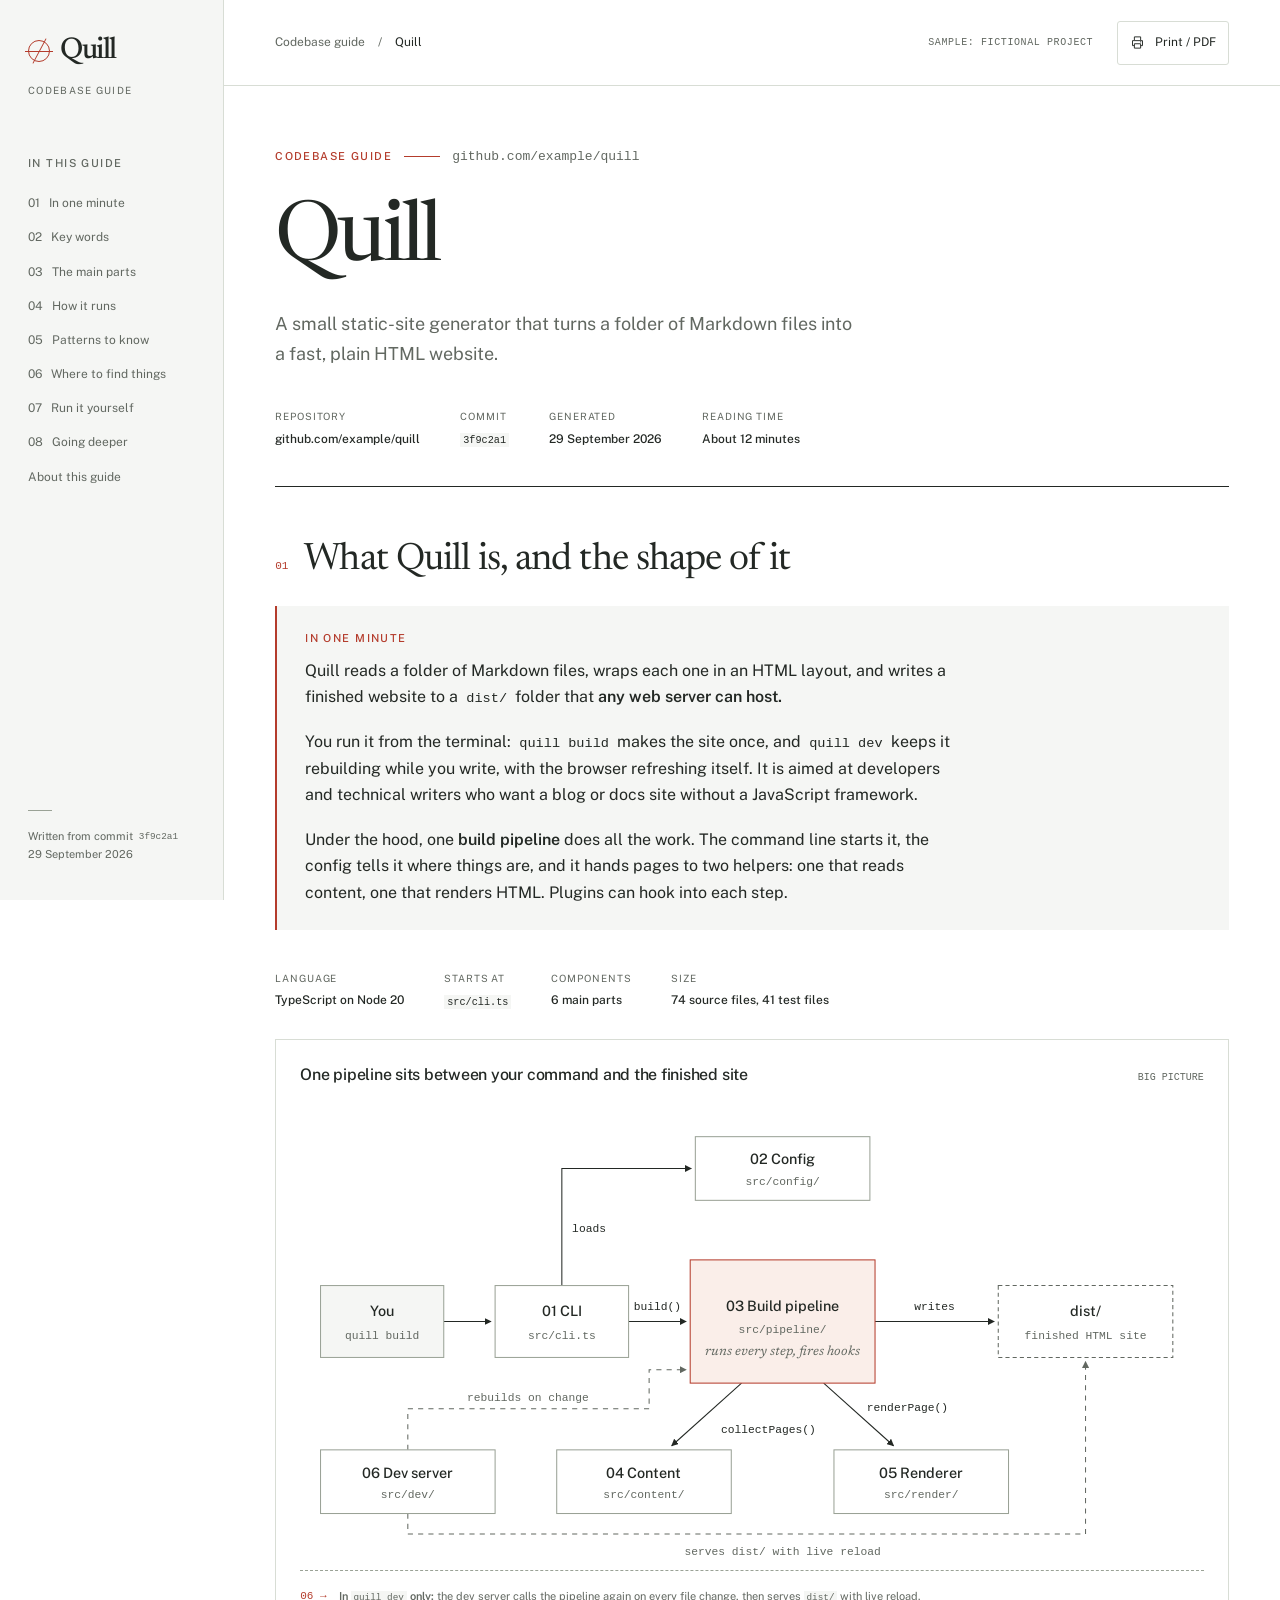
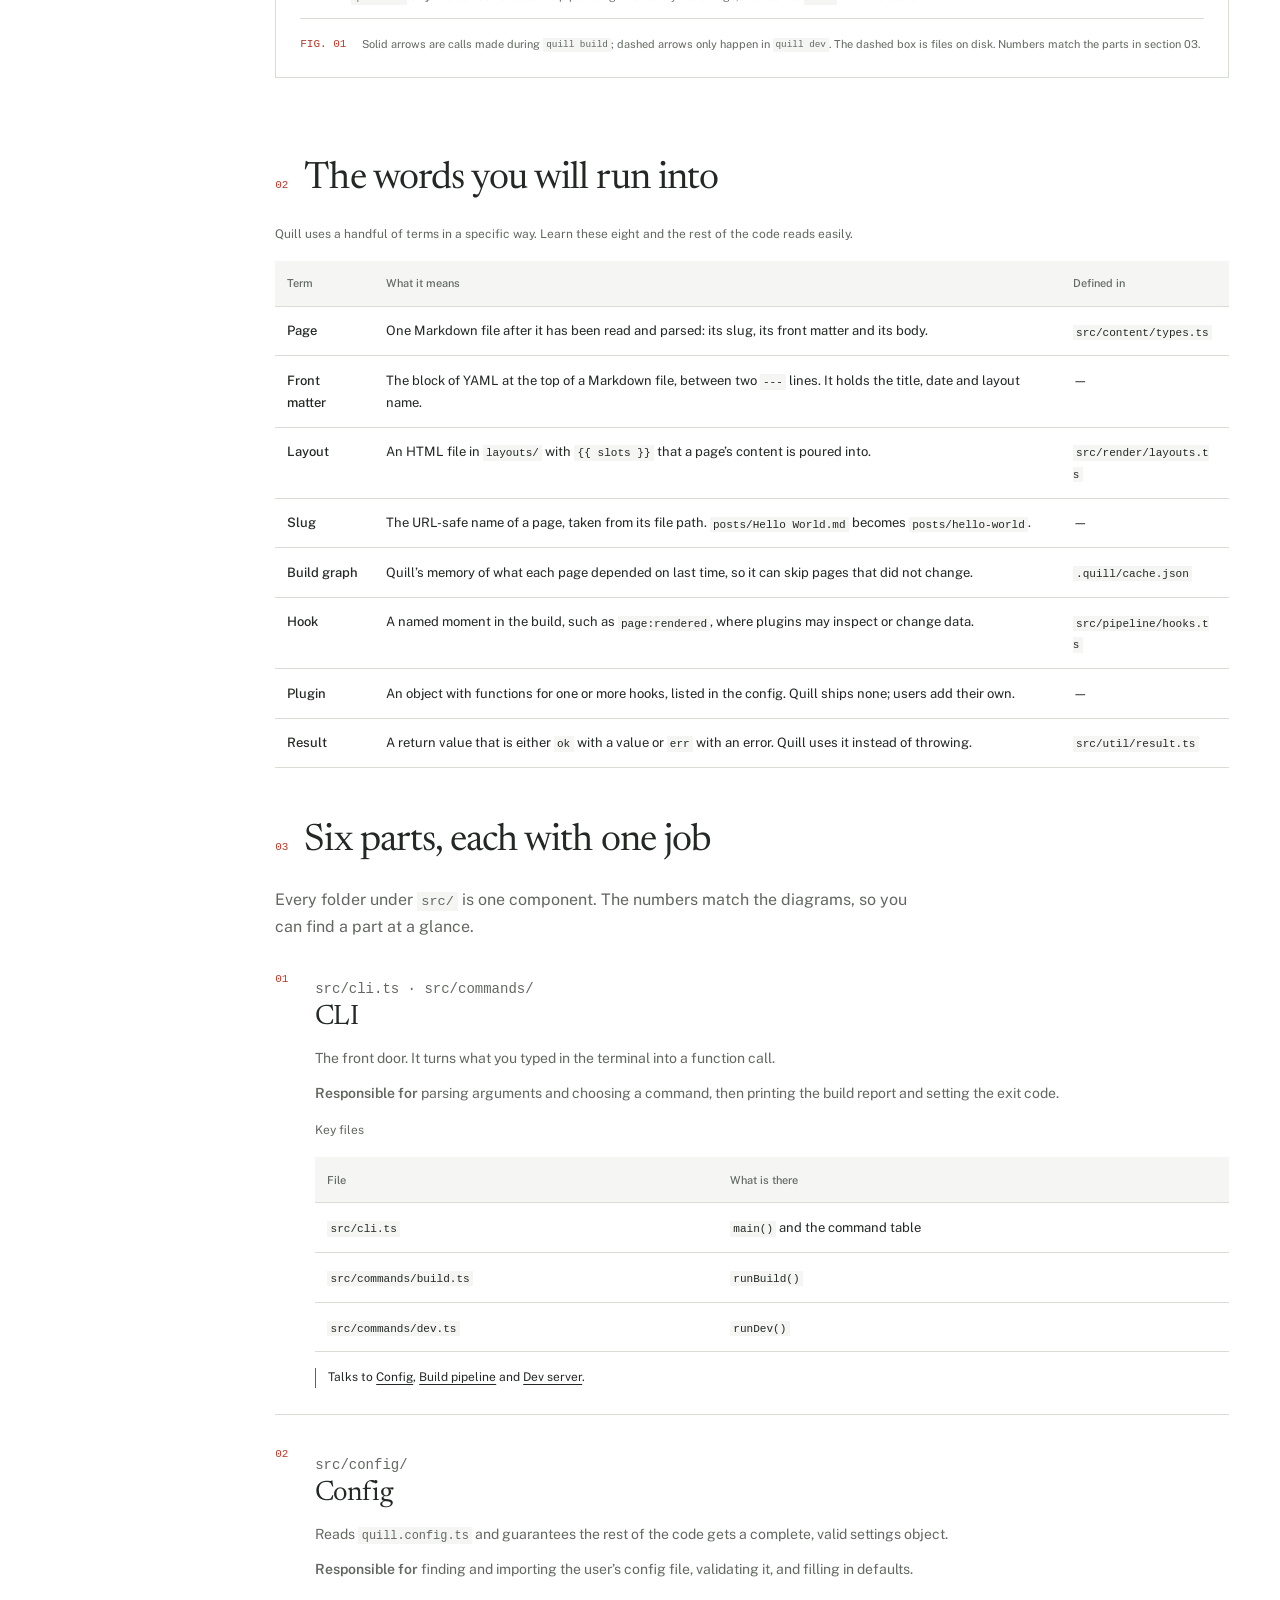
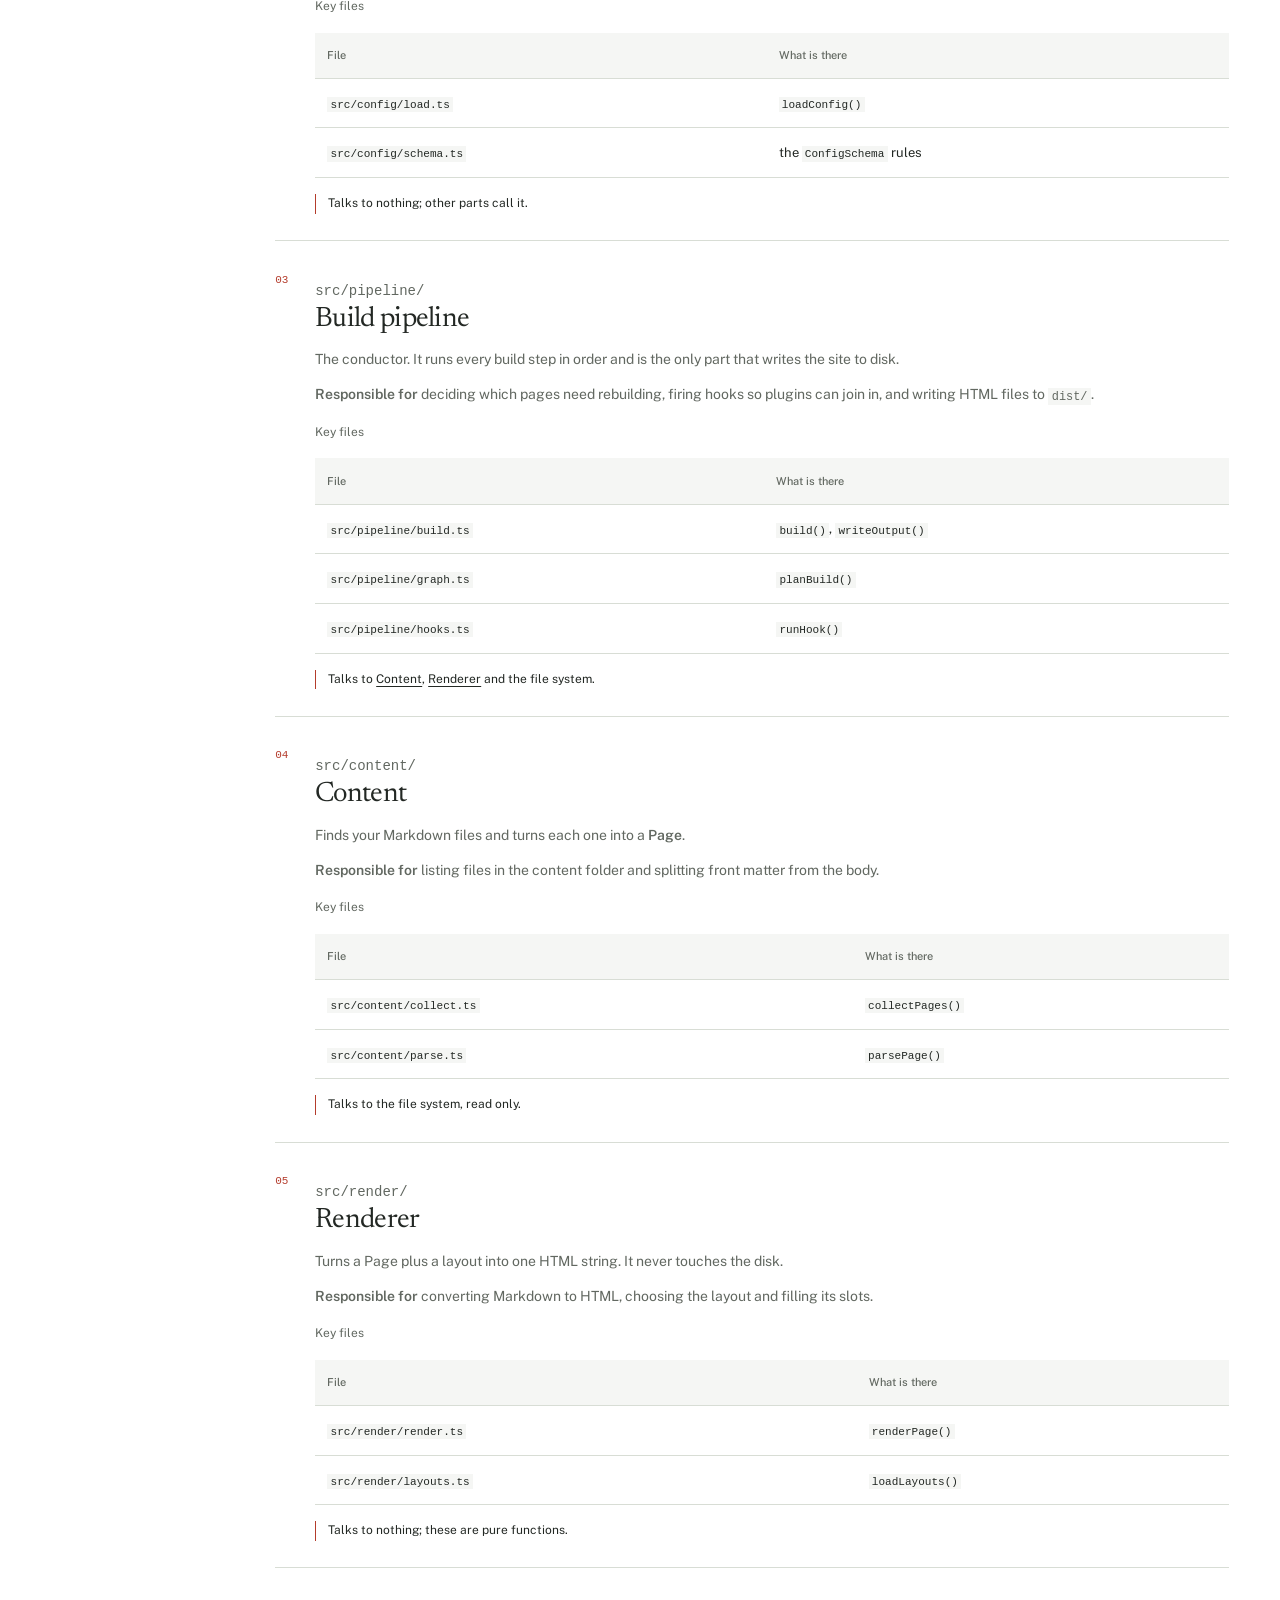
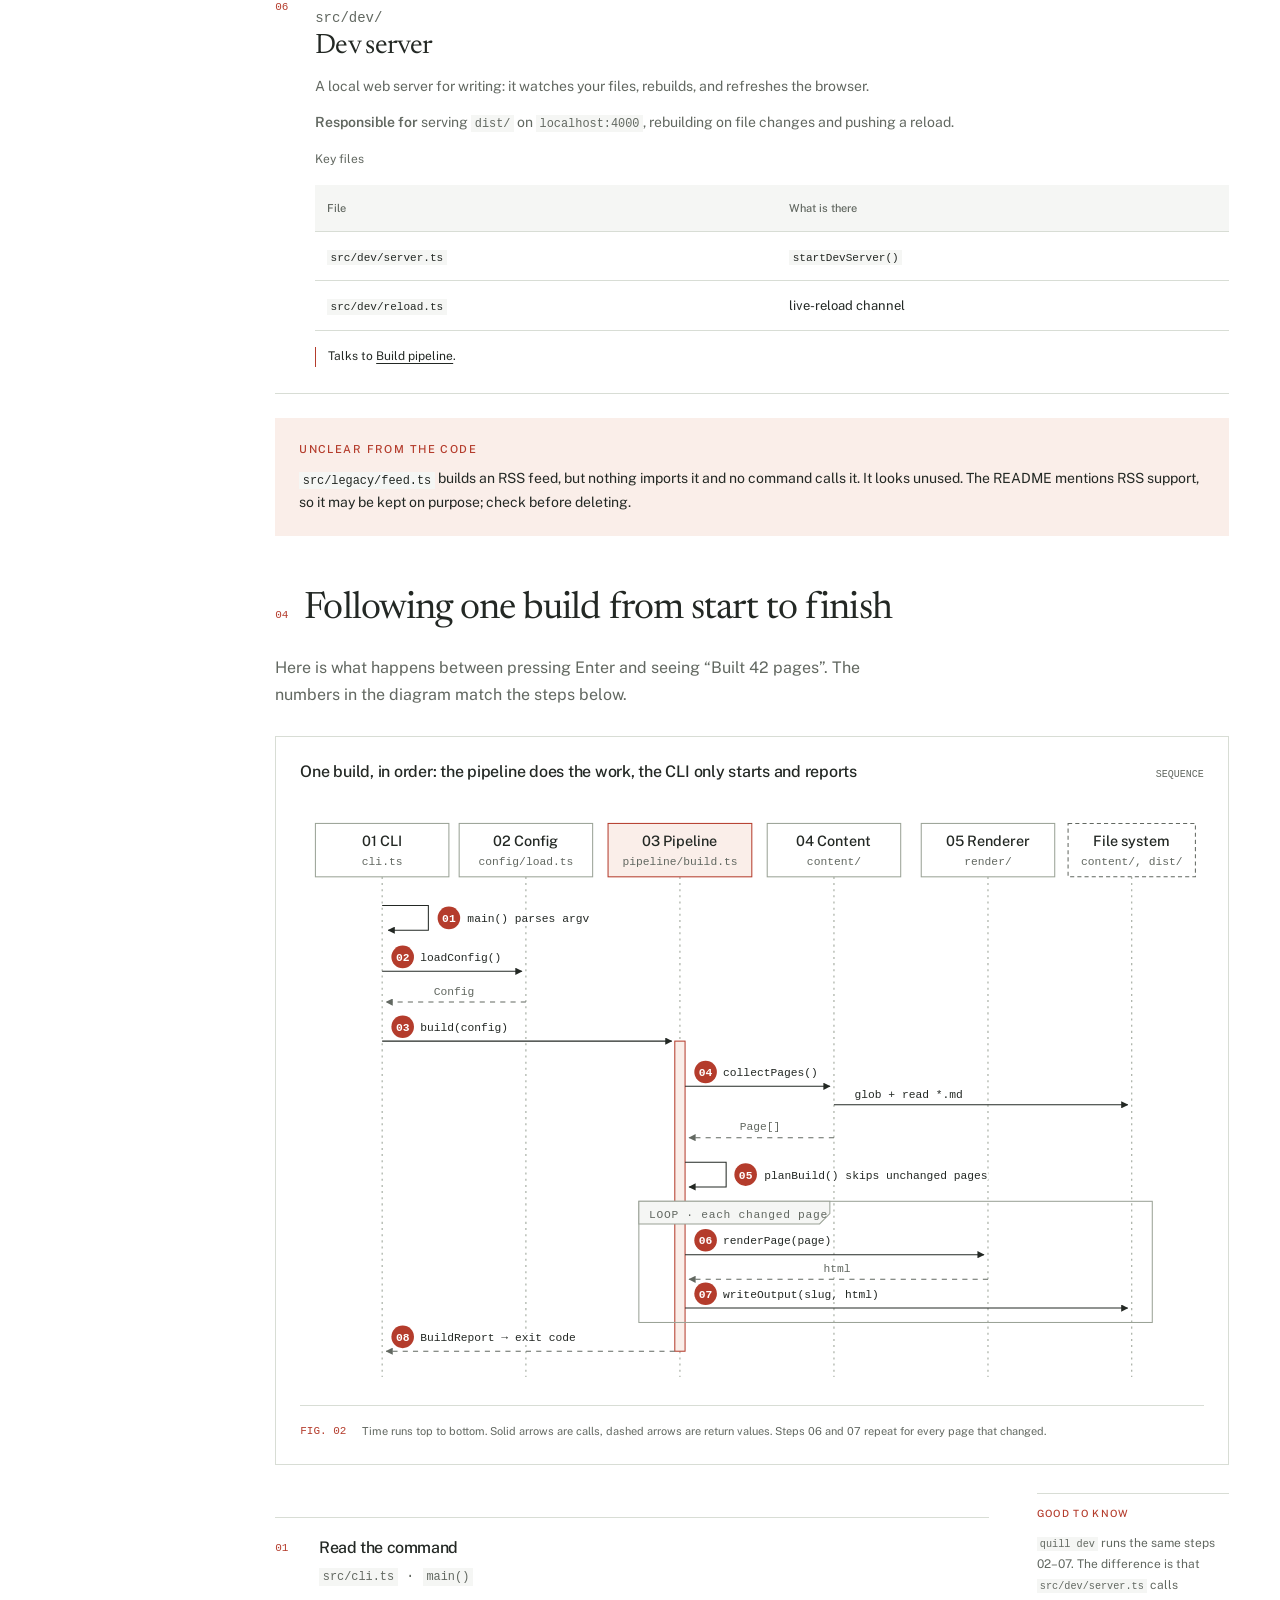
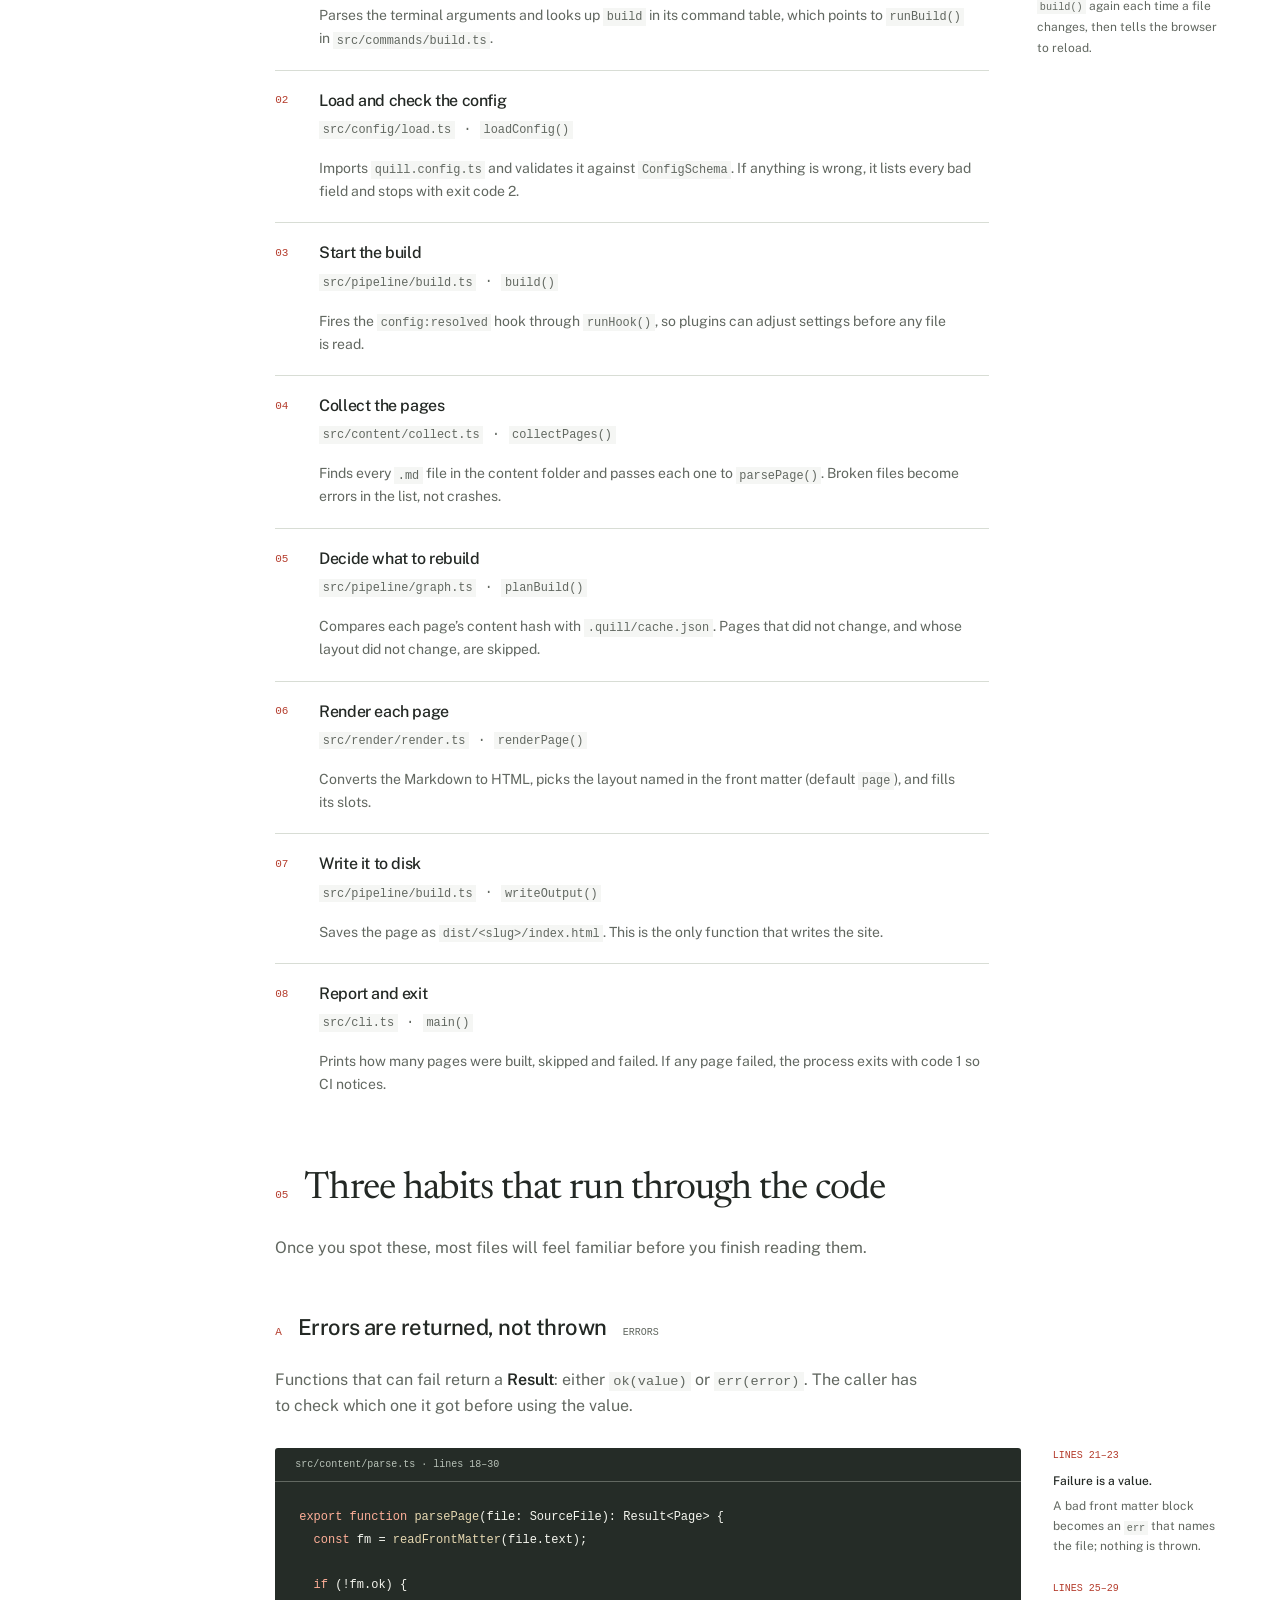
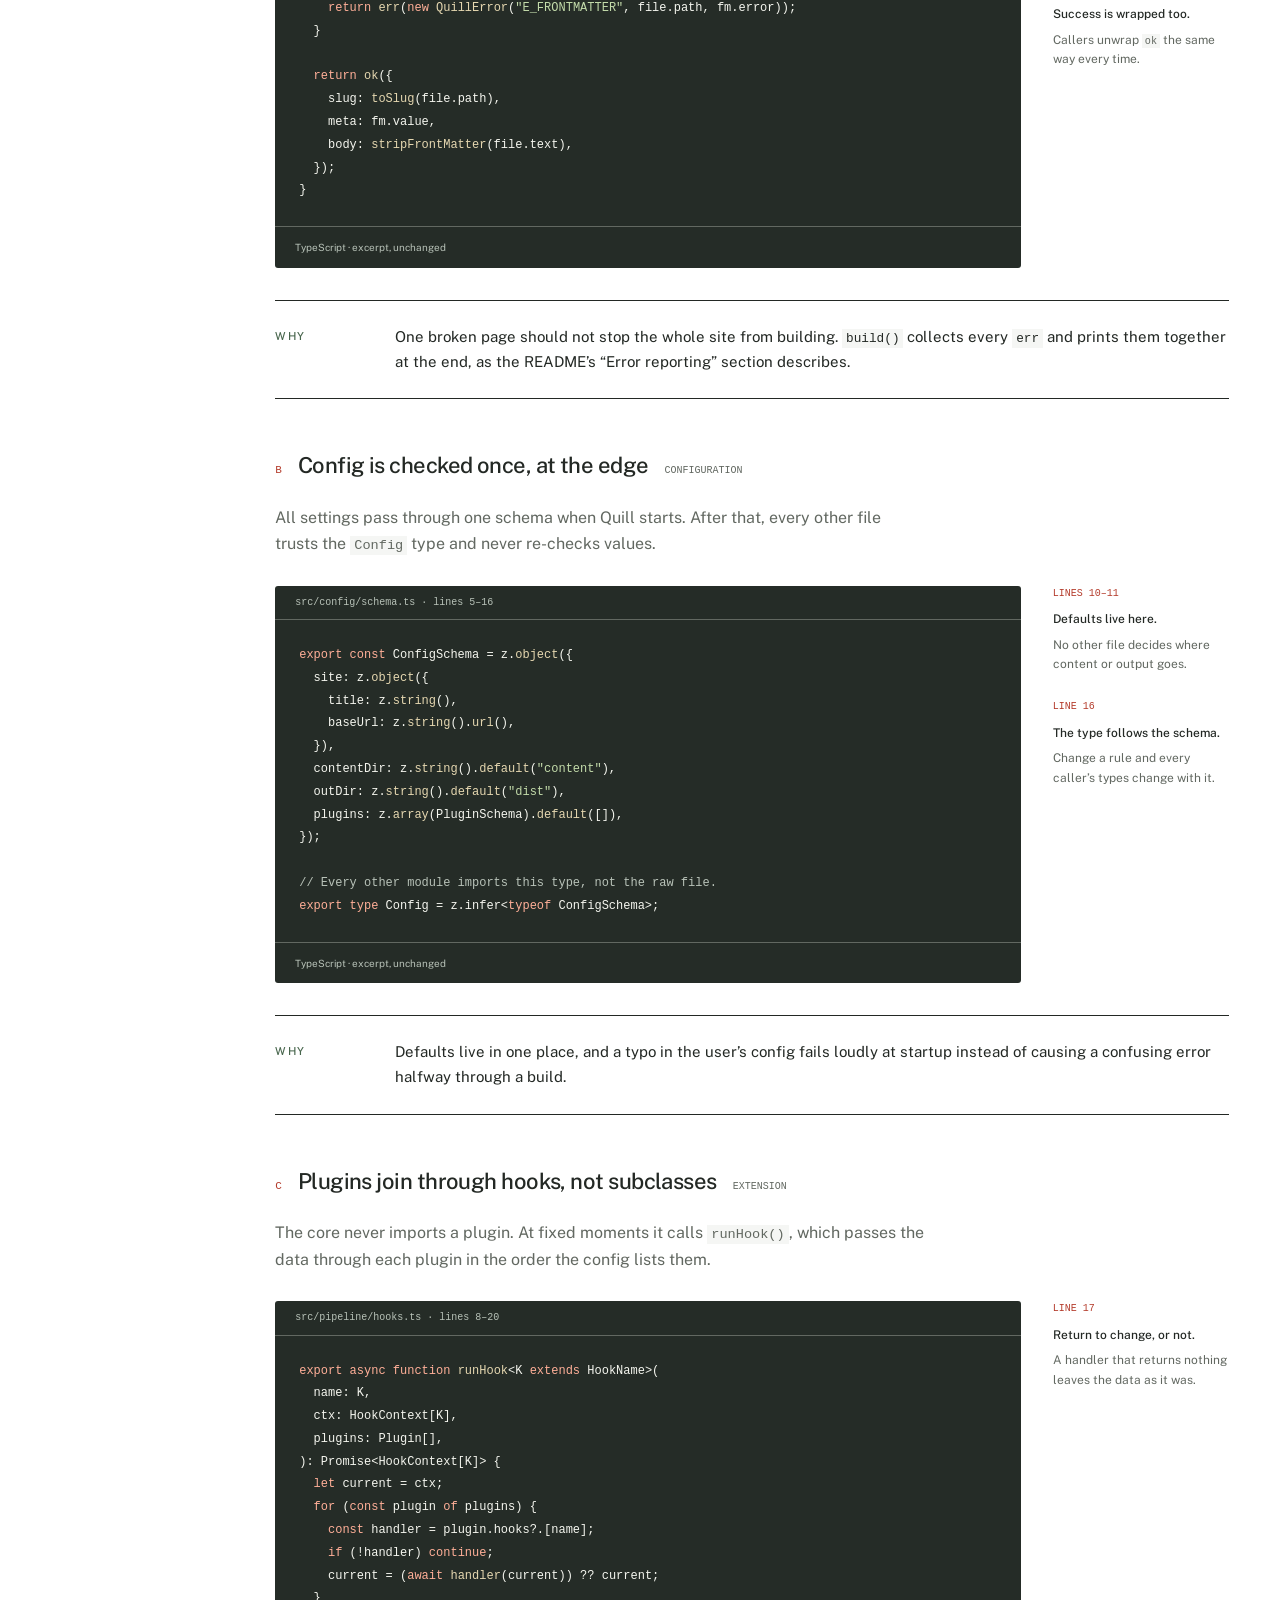
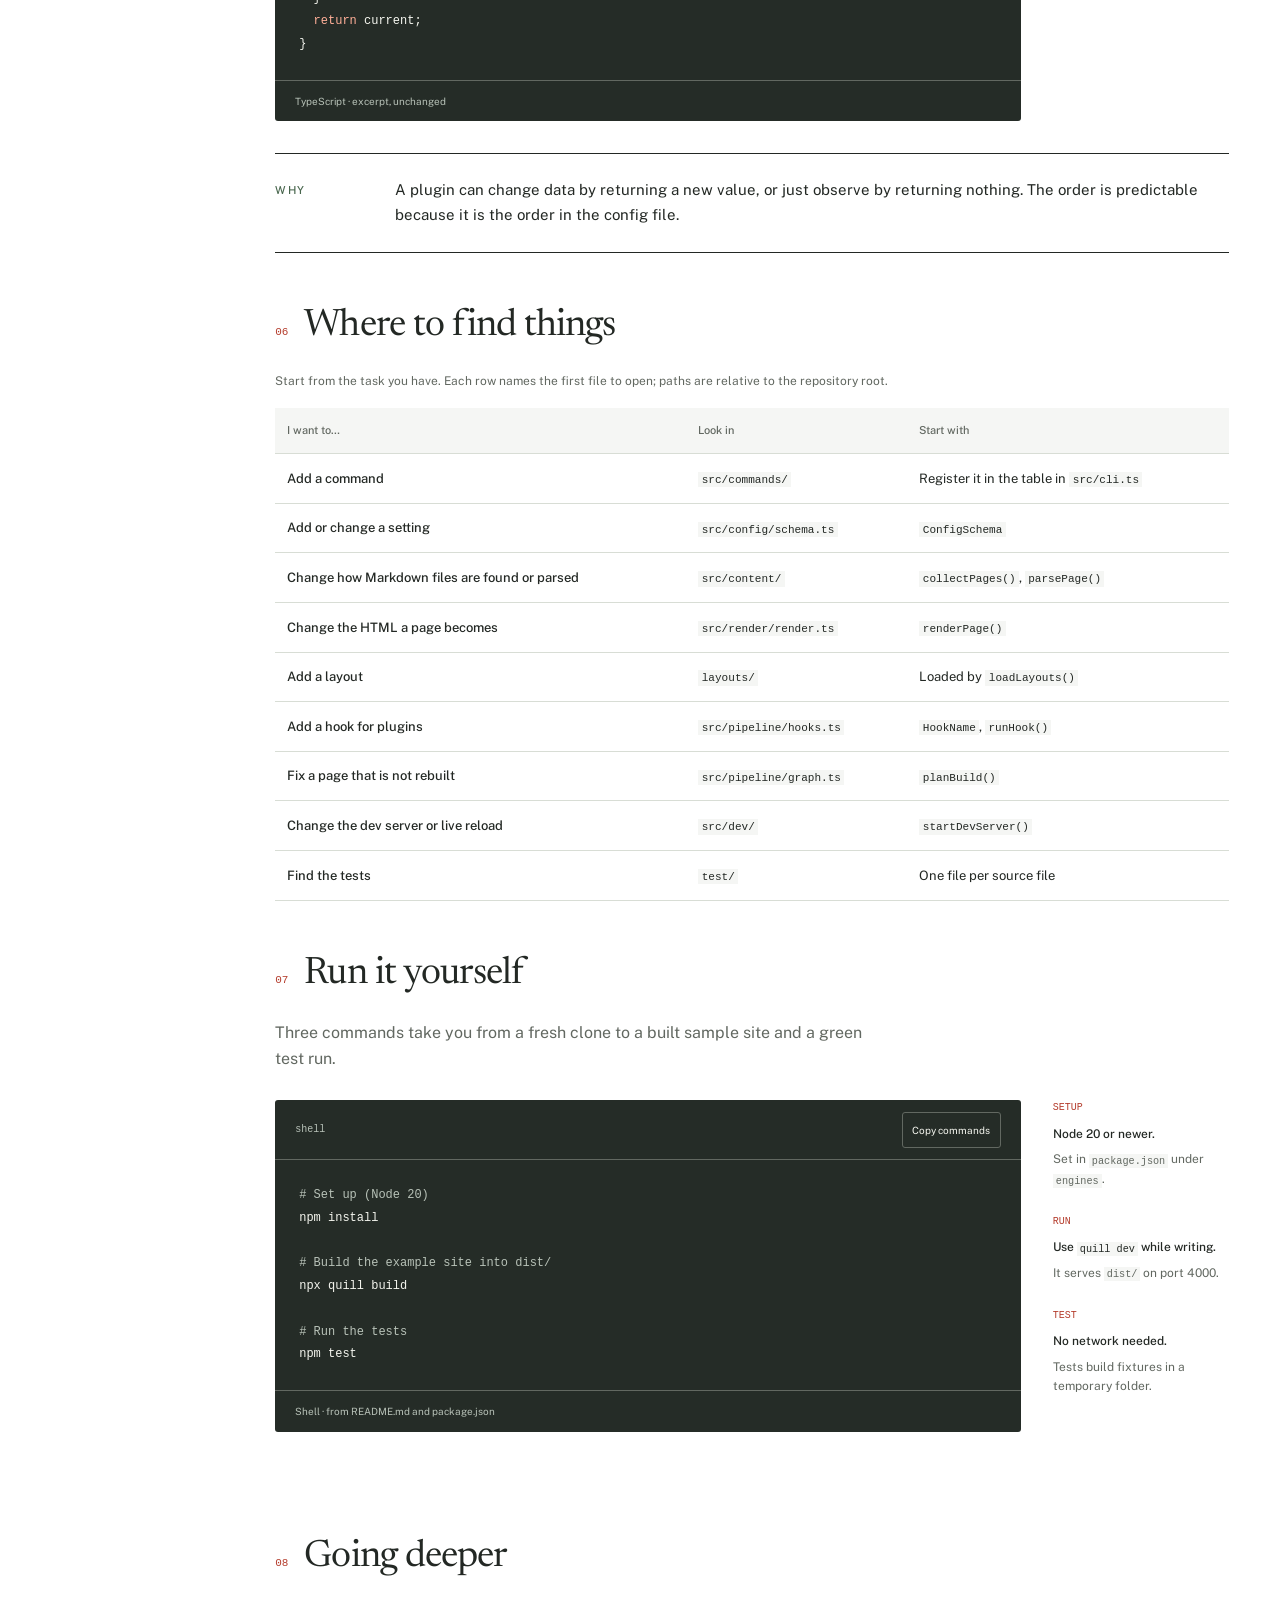
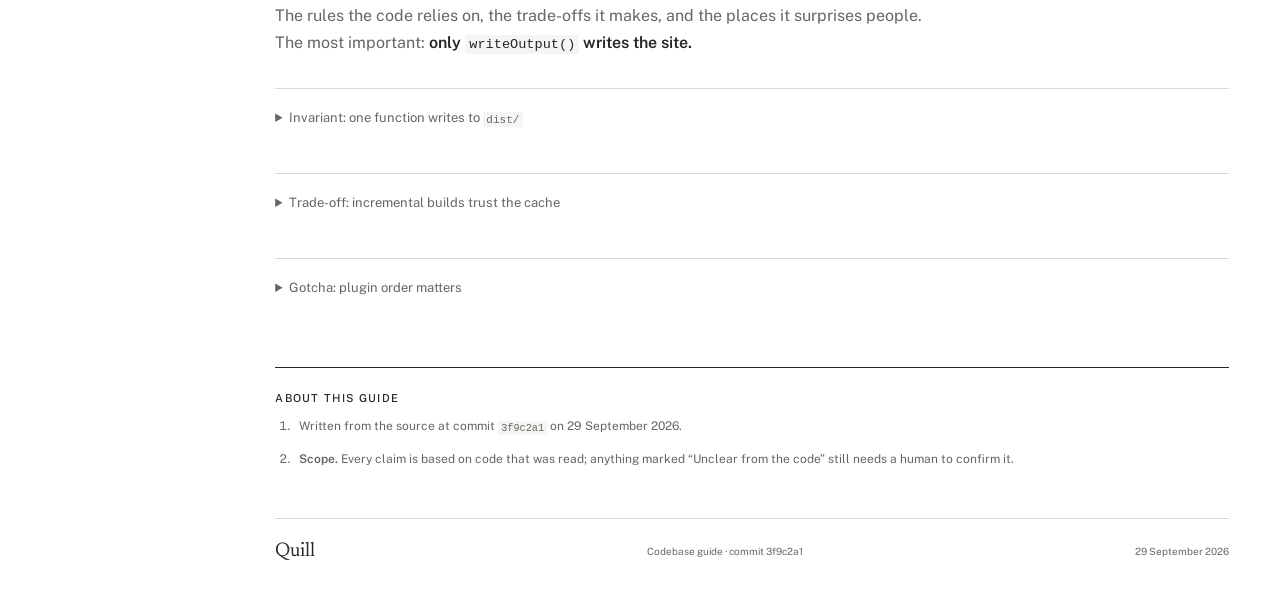
<file: design-systems/meridian/templates/codebase-guide.html>
<!doctype html>
<!--
  ============================================================================
  CODEBASE GUIDE / MERIDIAN TEMPLATE
  ----------------------------------------------------------------------------
  This file is a fully worked SAMPLE. It describes "Quill", a FICTIONAL static
  site generator, so you can see every component in use.

  How to use it:
    1. Copy this file. Keep <head>, the shell (.sidebar, .topbar, footer) and
       the favicon, stylesheet and script links exactly as they are (the
       export tool finds them by path). Style with Meridian classes only; see
       ../STYLE_GUIDE.md and ../AI_AUTHORING.md. No inline <style>.
    2. Replace only the sidebar brand and .toc entries, the topbar
       breadcrumb, the .document-header, the sections inside <article>, and
       the footer text.
    3. Look for comments that start with "SLOT:"; they explain what goes where.
       Drop the SLOT comments and the sample label from the finished guide.
    4. Diagrams are inline SVG using only the .diagram classes (node,
       node-focus, node-actor, node-data, node-title, node-sub, node-note,
       edge, edge-alt, arrowhead, arrowhead-alt, edge-label, edge-label-alt,
       lifeline, activation, frame, frame-tab, frame-label, badge).
    5. Code is selectable pre > code text. Mark syntax by hand with
       .code-keyword, .code-string, .code-function and .code-comment, and
       escape < and & as &lt; and &amp;. There are no line numbers; name the
       real line range in the code header and point at lines in the notes.
    6. Make it one offline file:
       node <plugin>/design-systems/meridian/tools/export.mjs <draft.html> <out.html>
       The export embeds styles, fonts, favicon and script, so the draft
       may sit anywhere as long as its links still end in the same asset
       file names.
  ============================================================================
-->
<html lang="en">
<head>
  <meta charset="utf-8">
  <meta name="viewport" content="width=device-width, initial-scale=1">
  <!-- SLOT: "<Project name> / Codebase guide" and a one-line description. -->
  <title>Quill / Codebase guide</title>
  <meta name="description" content="How the Quill codebase works: what it does, how it is built, and where each thing lives.">
  <link rel="icon" href="../assets/favicon.svg" type="image/svg+xml">
  <link rel="stylesheet" href="../assets/meridian.css">
  <script src="../assets/meridian.js" defer></script>
</head>
<body>
  <a class="skip-link" href="#content">Skip to content</a>

  <!-- =====================================================================
       SIDEBAR
       SLOT: project name in .brand, and one .toc link per section in the
       form "NN &nbsp; Title". The .toc hides below 960px; the sections
       still carry their numbers there.
       ===================================================================== -->
  <aside class="sidebar" aria-label="Guide navigation">
    <div><a class="brand" href="#content"><span class="brand-mark" aria-hidden="true"></span>Quill</a><p class="brand-caption">Codebase guide</p></div>
    <nav class="toc" aria-label="On this page">
      <p class="eyebrow nav-label">In this guide</p>
      <a href="#in-one-minute">01 &nbsp; In one minute</a>
      <a href="#key-words">02 &nbsp; Key words</a>
      <a href="#main-parts">03 &nbsp; The main parts</a>
      <a href="#how-it-runs">04 &nbsp; How it runs</a>
      <a href="#patterns">05 &nbsp; Patterns to know</a>
      <a href="#where-to-find">06 &nbsp; Where to find things</a>
      <a href="#run-it">07 &nbsp; Run it yourself</a>
      <a href="#going-deeper">08 &nbsp; Going deeper</a>
      <a href="#colophon">About this guide</a>
    </nav>
    <!-- SLOT: commit and date, same as the colophon. -->
    <div class="sidebar-footer"><span class="mini-rule"></span>Written from commit <code>3f9c2a1</code><br>29 September 2026</div>
  </aside>

  <div class="workspace">
    <header class="topbar"><div class="breadcrumbs"><span class="collection-name">Codebase guide</span><span class="breadcrumb-divider" aria-hidden="true">/</span><span>Quill</span></div><div class="topbar-actions"><!-- SLOT: remove the sample label. --><span class="sample-label">Sample: fictional project</span><button class="button" type="button" data-print hidden><svg viewBox="0 0 24 24" fill="none" stroke="currentColor" stroke-width="1.5" aria-hidden="true"><path d="M7 8V3h10v5M7 17H4V9h16v8h-3M7 14h10v7H7z"/><path d="M16 11h2"/></svg>Print / PDF</button></div></header>

    <main class="document" id="content" tabindex="-1">
      <article aria-labelledby="guide-title">

        <!-- =================================================================
             MASTHEAD
             SLOT: project name (the only h1), a one-sentence standfirst, and
             real metadata: repository, the commit hash you analyzed, the
             generation date, an honest reading time.
             ================================================================= -->
        <header class="document-header">
          <div class="kicker"><span class="eyebrow">Codebase guide</span><span class="dash" aria-hidden="true"></span><span class="mono muted">github.com/example/quill</span></div>
          <h1 class="technical-title" id="guide-title">Quill</h1>
          <p class="standfirst">A small static-site generator that turns a folder of Markdown files into a fast, plain HTML website.</p>
          <dl class="meta-row">
            <div><dt>Repository</dt><dd>github.com/example/quill</dd></div>
            <div><dt>Commit</dt><dd><code>3f9c2a1</code></dd></div>
            <div><dt>Generated</dt><dd><time datetime="2026-09-29">29 September 2026</time></dd></div>
            <div><dt>Reading time</dt><dd>About 12 minutes</dd></div>
          </dl>
        </header>

        <!-- =================================================================
             01 / IN ONE MINUTE
             SLOT: 3-5 plain sentences in .summary, the most useful one first
             with one <strong> point of emphasis, an "At a glance" .meta-row with real
             numbers, and ONE big-picture diagram in a .figure. Mark the
             central component .node-focus; number each node like its part in
             section 03.
             ================================================================= -->
        <section class="document-section" id="in-one-minute" aria-labelledby="in-one-minute-heading">
          <div class="section-heading"><span class="section-number">01</span><h2 id="in-one-minute-heading">What Quill is, and the shape of it</h2></div>
          <div class="summary"><span class="eyebrow">In one minute</span><p>Quill reads a folder of Markdown files, wraps each one in an HTML layout, and writes a finished website to a <code>dist/</code> folder that <strong>any web server can host.</strong></p>
            <p>You run it from the terminal: <code>quill build</code> makes the site once, and <code>quill dev</code> keeps it rebuilding while you write, with the browser refreshing itself. It is aimed at developers and technical writers who want a blog or docs site without a JavaScript framework.</p>
            <p>Under the hood, one <strong>build pipeline</strong> does all the work. The command line starts it, the config tells it where things are, and it hands pages to two helpers: one that reads content, one that renders HTML. Plugins can hook into each step.</p>
          </div>

          <dl class="meta-row" aria-label="At a glance">
            <div><dt>Language</dt><dd>TypeScript on Node&nbsp;20</dd></div>
            <div><dt>Starts at</dt><dd><code>src/cli.ts</code></dd></div>
            <div><dt>Components</dt><dd>6 main parts</dd></div>
            <div><dt>Size</dt><dd>74 source files, 41 test files</dd></div>
          </dl>

          <!-- SLOT: big-picture diagram. viewBox width 880. Use only the .diagram
               classes; ids of title, desc and markers must be unique. -->
          <figure class="figure" aria-labelledby="fig1-heading">
            <div class="figure-heading"><h3 id="fig1-heading">One pipeline sits between your command and the finished site</h3><span class="mono">BIG PICTURE</span></div>
            <div class="chart-scroll" role="region" aria-label="Big-picture diagram of Quill, scrollable" tabindex="0">
              <svg class="diagram" viewBox="0 0 880 440" role="img" aria-labelledby="fig1-title fig1-desc">
                <title id="fig1-title">Big picture of Quill</title>
                <desc id="fig1-desc">You run the CLI. The CLI loads the config and starts the build pipeline. The pipeline reads pages through Content, renders them with the Renderer and writes the dist folder. In dev mode the dev server triggers rebuilds and serves dist.</desc>
                <defs>
                  <marker id="arw-f1" viewBox="0 0 10 10" refX="9" refY="5" markerWidth="7" markerHeight="7" orient="auto-start-reverse"><path d="M0,0 L10,5 L0,10 z" class="arrowhead"/></marker>
                  <marker id="arw-f1-alt" viewBox="0 0 10 10" refX="9" refY="5" markerWidth="7" markerHeight="7" orient="auto-start-reverse"><path d="M0,0 L10,5 L0,10 z" class="arrowhead-alt"/></marker>
                </defs>

                <!-- edges first, so nodes sit on top -->
                <path class="edge" d="M140,205 H186" marker-end="url(#arw-f1)"/>
                <path class="edge" d="M320,205 H376" marker-end="url(#arw-f1)"/>
                <text class="edge-label" x="348" y="194" text-anchor="middle">build()</text>
                <path class="edge" d="M255,170 V56 H381" marker-end="url(#arw-f1)"/>
                <text class="edge-label" x="265" y="118">loads</text>
                <path class="edge" d="M430,265 L362,326" marker-end="url(#arw-f1)"/>
                <text class="edge-label" x="410" y="314">collectPages()</text>
                <path class="edge" d="M510,265 L578,326" marker-end="url(#arw-f1)"/>
                <text class="edge-label" x="552" y="292">renderPage()</text>
                <path class="edge" d="M560,205 H676" marker-end="url(#arw-f1)"/>
                <text class="edge-label" x="618" y="194" text-anchor="middle">writes</text>
                <path class="edge edge-alt" d="M105,330 V290 H340 V252 H376" marker-end="url(#arw-f1-alt)"/>
                <text class="edge-label edge-label-alt" x="222" y="282" text-anchor="middle">rebuilds on change</text>
                <path class="edge edge-alt" d="M105,392 V412 H765 V244" marker-end="url(#arw-f1-alt)"/>
                <text class="edge-label edge-label-alt" x="470" y="432" text-anchor="middle">serves dist/ with live reload</text>

                <!-- nodes -->
                <g class="node node-actor"><rect x="20" y="170" width="120" height="70"/><text class="node-title" x="80" y="200" text-anchor="middle">You</text><text class="node-sub" x="80" y="222" text-anchor="middle">quill build</text></g>
                <g class="node"><rect x="190" y="170" width="130" height="70"/><text class="node-title" x="255" y="200" text-anchor="middle">01 CLI</text><text class="node-sub" x="255" y="222" text-anchor="middle">src/cli.ts</text></g>
                <g class="node"><rect x="385" y="25" width="170" height="62"/><text class="node-title" x="470" y="52" text-anchor="middle">02 Config</text><text class="node-sub" x="470" y="72" text-anchor="middle">src/config/</text></g>
                <g class="node node-focus"><rect x="380" y="145" width="180" height="120"/><text class="node-title" x="470" y="195" text-anchor="middle">03 Build pipeline</text><text class="node-sub" x="470" y="216" text-anchor="middle">src/pipeline/</text><text class="node-note" x="470" y="238" text-anchor="middle">runs every step, fires hooks</text></g>
                <g class="node"><rect x="250" y="330" width="170" height="62"/><text class="node-title" x="335" y="357" text-anchor="middle">04 Content</text><text class="node-sub" x="335" y="377" text-anchor="middle">src/content/</text></g>
                <g class="node"><rect x="520" y="330" width="170" height="62"/><text class="node-title" x="605" y="357" text-anchor="middle">05 Renderer</text><text class="node-sub" x="605" y="377" text-anchor="middle">src/render/</text></g>
                <g class="node"><rect x="20" y="330" width="170" height="62"/><text class="node-title" x="105" y="357" text-anchor="middle">06 Dev server</text><text class="node-sub" x="105" y="377" text-anchor="middle">src/dev/</text></g>
                <g class="node node-data"><rect x="680" y="170" width="170" height="70"/><text class="node-title" x="765" y="200" text-anchor="middle">dist/</text><text class="node-sub" x="765" y="222" text-anchor="middle">finished HTML site</text></g>
              </svg>
            </div>
            <div class="branch-note"><span class="accent" aria-hidden="true">06 &rarr;</span><span><strong>In <code>quill dev</code> only:</strong> the dev server calls the pipeline again on every file change, then serves <code>dist/</code> with live reload.</span></div>
            <figcaption><span class="figure-number">FIG. 01</span><span>Solid arrows are calls made during <code>quill build</code>; dashed arrows only happen in <code>quill dev</code>. The dashed box is files on disk. Numbers match the parts in section 03.</span></figcaption>
          </figure>
        </section>

        <!-- =================================================================
             02 / KEY WORDS
             SLOT: 6-12 terms. Plain definition (1-2 sentences) and, where it
             exists, the real file that defines the term. One row per term;
             the term is the row header. The caption is the section intro.
             ================================================================= -->
        <section class="document-section" id="key-words" aria-labelledby="key-words-heading">
          <div class="section-heading"><span class="section-number">02</span><h2 id="key-words-heading">The words you will run into</h2></div>
          <div class="table-scroll" role="region" aria-label="Glossary" tabindex="0">
          <table>
            <caption>Quill uses a handful of terms in a specific way. Learn these eight and the rest of the code reads easily.</caption>
            <thead><tr><th scope="col">Term</th><th scope="col">What it means</th><th scope="col">Defined in</th></tr></thead>
            <tbody>
              <tr><th scope="row">Page</th><td>One Markdown file after it has been read and parsed: its slug, its front matter and its body.</td><td><code>src/content/types.ts</code></td></tr>
              <tr><th scope="row">Front matter</th><td>The block of YAML at the top of a Markdown file, between two <code>---</code> lines. It holds the title, date and layout name.</td><td>&mdash;</td></tr>
              <tr><th scope="row">Layout</th><td>An HTML file in <code>layouts/</code> with <code>{{ slots }}</code> that a page&rsquo;s content is poured into.</td><td><code>src/render/layouts.ts</code></td></tr>
              <tr><th scope="row">Slug</th><td>The URL-safe name of a page, taken from its file path. <code>posts/Hello World.md</code> becomes <code>posts/hello-world</code>.</td><td>&mdash;</td></tr>
              <tr><th scope="row">Build graph</th><td>Quill&rsquo;s memory of what each page depended on last time, so it can skip pages that did not change.</td><td><code>.quill/cache.json</code></td></tr>
              <tr><th scope="row">Hook</th><td>A named moment in the build, such as <code>page:rendered</code>, where plugins may inspect or change data.</td><td><code>src/pipeline/hooks.ts</code></td></tr>
              <tr><th scope="row">Plugin</th><td>An object with functions for one or more hooks, listed in the config. Quill ships none; users add their own.</td><td>&mdash;</td></tr>
              <tr><th scope="row">Result</th><td>A return value that is either <code>ok</code> with a value or <code>err</code> with an error. Quill uses it instead of throwing.</td><td><code>src/util/result.ts</code></td></tr>
            </tbody>
          </table>
          </div>
        </section>

        <!-- =================================================================
             03 / THE MAIN PARTS
             SLOT: one article.dispatch per component, numbered 01, 02... in
             the same order and with the same number as the diagram nodes.
             Each: the root path (p.mono), name (h3), what it is (one sentence),
             what it is responsible for (one sentence, 2-4 duties), key files
             (2-4 rows: file, function or role), and what it talks to
             (p.takeaway linking #part-<name>). Give each id="part-<name>".
             Put anything unclear or apparently unused in a .callout.
             ================================================================= -->
        <section class="document-section" id="main-parts" aria-labelledby="main-parts-heading">
          <div class="section-heading"><span class="section-number">03</span><h2 id="main-parts-heading">Six parts, each with one job</h2></div>
          <div class="prose"><p>Every folder under <code>src/</code> is one component. The numbers match the diagrams, so you can find a part at a glance.</p></div>

          <article class="dispatch" id="part-cli" aria-labelledby="part-cli-heading"><span class="mono" aria-hidden="true">01</span><div>
            <p class="mono muted">src/cli.ts &middot; src/commands/</p>
            <h3 id="part-cli-heading">CLI</h3>
            <p>The front door. It turns what you typed in the terminal into a function call.</p>
            <p><strong>Responsible for</strong> parsing arguments and choosing a command, then printing the build report and setting the exit code.</p>
            <table><caption>Key files</caption><thead><tr><th scope="col">File</th><th scope="col">What is there</th></tr></thead><tbody>
              <tr><th scope="row"><code>src/cli.ts</code></th><td><code>main()</code> and the command table</td></tr>
              <tr><th scope="row"><code>src/commands/build.ts</code></th><td><code>runBuild()</code></td></tr>
              <tr><th scope="row"><code>src/commands/dev.ts</code></th><td><code>runDev()</code></td></tr>
            </tbody></table>
            <p class="takeaway">Talks to <a href="#part-config">Config</a>, <a href="#part-pipeline">Build pipeline</a> and <a href="#part-dev">Dev server</a>.</p>
          </div></article>

          <article class="dispatch" id="part-config" aria-labelledby="part-config-heading"><span class="mono" aria-hidden="true">02</span><div>
            <p class="mono muted">src/config/</p>
            <h3 id="part-config-heading">Config</h3>
            <p>Reads <code>quill.config.ts</code> and guarantees the rest of the code gets a complete, valid settings object.</p>
            <p><strong>Responsible for</strong> finding and importing the user&rsquo;s config file, validating it, and filling in defaults.</p>
            <table><caption>Key files</caption><thead><tr><th scope="col">File</th><th scope="col">What is there</th></tr></thead><tbody>
              <tr><th scope="row"><code>src/config/load.ts</code></th><td><code>loadConfig()</code></td></tr>
              <tr><th scope="row"><code>src/config/schema.ts</code></th><td>the <code>ConfigSchema</code> rules</td></tr>
            </tbody></table>
            <p class="takeaway">Talks to nothing; other parts call it.</p>
          </div></article>

          <article class="dispatch" id="part-pipeline" aria-labelledby="part-pipeline-heading"><span class="mono" aria-hidden="true">03</span><div>
            <p class="mono muted">src/pipeline/</p>
            <h3 id="part-pipeline-heading">Build pipeline</h3>
            <p>The conductor. It runs every build step in order and is the only part that writes the site to disk.</p>
            <p><strong>Responsible for</strong> deciding which pages need rebuilding, firing hooks so plugins can join in, and writing HTML files to <code>dist/</code>.</p>
            <table><caption>Key files</caption><thead><tr><th scope="col">File</th><th scope="col">What is there</th></tr></thead><tbody>
              <tr><th scope="row"><code>src/pipeline/build.ts</code></th><td><code>build()</code>, <code>writeOutput()</code></td></tr>
              <tr><th scope="row"><code>src/pipeline/graph.ts</code></th><td><code>planBuild()</code></td></tr>
              <tr><th scope="row"><code>src/pipeline/hooks.ts</code></th><td><code>runHook()</code></td></tr>
            </tbody></table>
            <p class="takeaway">Talks to <a href="#part-content">Content</a>, <a href="#part-render">Renderer</a> and the file system.</p>
          </div></article>

          <article class="dispatch" id="part-content" aria-labelledby="part-content-heading"><span class="mono" aria-hidden="true">04</span><div>
            <p class="mono muted">src/content/</p>
            <h3 id="part-content-heading">Content</h3>
            <p>Finds your Markdown files and turns each one into a <strong>Page</strong>.</p>
            <p><strong>Responsible for</strong> listing files in the content folder and splitting front matter from the body.</p>
            <table><caption>Key files</caption><thead><tr><th scope="col">File</th><th scope="col">What is there</th></tr></thead><tbody>
              <tr><th scope="row"><code>src/content/collect.ts</code></th><td><code>collectPages()</code></td></tr>
              <tr><th scope="row"><code>src/content/parse.ts</code></th><td><code>parsePage()</code></td></tr>
            </tbody></table>
            <p class="takeaway">Talks to the file system, read only.</p>
          </div></article>

          <article class="dispatch" id="part-render" aria-labelledby="part-render-heading"><span class="mono" aria-hidden="true">05</span><div>
            <p class="mono muted">src/render/</p>
            <h3 id="part-render-heading">Renderer</h3>
            <p>Turns a Page plus a layout into one HTML string. It never touches the disk.</p>
            <p><strong>Responsible for</strong> converting Markdown to HTML, choosing the layout and filling its slots.</p>
            <table><caption>Key files</caption><thead><tr><th scope="col">File</th><th scope="col">What is there</th></tr></thead><tbody>
              <tr><th scope="row"><code>src/render/render.ts</code></th><td><code>renderPage()</code></td></tr>
              <tr><th scope="row"><code>src/render/layouts.ts</code></th><td><code>loadLayouts()</code></td></tr>
            </tbody></table>
            <p class="takeaway">Talks to nothing; these are pure functions.</p>
          </div></article>

          <article class="dispatch" id="part-dev" aria-labelledby="part-dev-heading"><span class="mono" aria-hidden="true">06</span><div>
            <p class="mono muted">src/dev/</p>
            <h3 id="part-dev-heading">Dev server</h3>
            <p>A local web server for writing: it watches your files, rebuilds, and refreshes the browser.</p>
            <p><strong>Responsible for</strong> serving <code>dist/</code> on <code>localhost:4000</code>, rebuilding on file changes and pushing a reload.</p>
            <table><caption>Key files</caption><thead><tr><th scope="col">File</th><th scope="col">What is there</th></tr></thead><tbody>
              <tr><th scope="row"><code>src/dev/server.ts</code></th><td><code>startDevServer()</code></td></tr>
              <tr><th scope="row"><code>src/dev/reload.ts</code></th><td>live-reload channel</td></tr>
            </tbody></table>
            <p class="takeaway">Talks to <a href="#part-pipeline">Build pipeline</a>.</p>
          </div></article>

          <!-- SLOT: caveat. Use for anything unclear, unused or not verified. -->
          <div class="callout"><span class="eyebrow">Unclear from the code</span><p><code>src/legacy/feed.ts</code> builds an RSS feed, but nothing imports it and no command calls it. It looks unused. The README mentions RSS support, so it may be kept on purpose; check before deleting.</p></div>
        </section>

        <!-- =================================================================
             04 / HOW IT RUNS
             SLOT: one sequence (or flow) diagram of a REAL run, then an
             ol.findings of steps. Badge numbers in the SVG (01, 02...) must
             match the step order. Each step names the real file and function
             in its first line. A side note goes in the .margin-note.
             ================================================================= -->
        <section class="document-section" id="how-it-runs" aria-labelledby="how-it-runs-heading">
          <div class="section-heading"><span class="section-number">04</span><h2 id="how-it-runs-heading">Following one build from start to finish</h2></div>
          <div class="prose"><p>Here is what happens between pressing Enter and seeing &ldquo;Built 42 pages&rdquo;. The numbers in the diagram match the steps below.</p></div>

          <figure class="figure" aria-labelledby="fig2-heading">
            <div class="figure-heading"><h3 id="fig2-heading">One build, in order: the pipeline does the work, the CLI only starts and reports</h3><span class="mono">SEQUENCE</span></div>
            <div class="chart-scroll" role="region" aria-label="Sequence diagram of a quill build, scrollable" tabindex="0">
              <svg class="diagram" viewBox="0 0 880 570" role="img" aria-labelledby="fig2-title fig2-desc">
                <title id="fig2-title">Sequence of a quill build</title>
                <desc id="fig2-desc">The CLI parses arguments, loads config, and calls build. The pipeline collects pages from Content, plans the build, renders each changed page with the Renderer, writes it to disk, and returns a report to the CLI.</desc>
                <defs>
                  <marker id="arw-f2" viewBox="0 0 10 10" refX="9" refY="5" markerWidth="7" markerHeight="7" orient="auto-start-reverse"><path d="M0,0 L10,5 L0,10 z" class="arrowhead"/></marker>
                  <marker id="arw-f2-alt" viewBox="0 0 10 10" refX="9" refY="5" markerWidth="7" markerHeight="7" orient="auto-start-reverse"><path d="M0,0 L10,5 L0,10 z" class="arrowhead-alt"/></marker>
                </defs>

                <!-- lifelines -->
                <line class="lifeline" x1="80" y1="68" x2="80" y2="555"/>
                <line class="lifeline" x1="220" y1="68" x2="220" y2="555"/>
                <line class="lifeline" x1="370" y1="68" x2="370" y2="555"/>
                <line class="lifeline" x1="520" y1="68" x2="520" y2="555"/>
                <line class="lifeline" x1="670" y1="68" x2="670" y2="555"/>
                <line class="lifeline" x1="810" y1="68" x2="810" y2="555"/>

                <!-- lane headers -->
                <g class="node"><rect x="15" y="16" width="130" height="52"/><text class="node-title" x="80" y="38" text-anchor="middle">01 CLI</text><text class="node-sub" x="80" y="56" text-anchor="middle">cli.ts</text></g>
                <g class="node"><rect x="155" y="16" width="130" height="52"/><text class="node-title" x="220" y="38" text-anchor="middle">02 Config</text><text class="node-sub" x="220" y="56" text-anchor="middle">config/load.ts</text></g>
                <g class="node node-focus"><rect x="300" y="16" width="140" height="52"/><text class="node-title" x="370" y="38" text-anchor="middle">03 Pipeline</text><text class="node-sub" x="370" y="56" text-anchor="middle">pipeline/build.ts</text></g>
                <g class="node"><rect x="455" y="16" width="130" height="52"/><text class="node-title" x="520" y="38" text-anchor="middle">04 Content</text><text class="node-sub" x="520" y="56" text-anchor="middle">content/</text></g>
                <g class="node"><rect x="605" y="16" width="130" height="52"/><text class="node-title" x="670" y="38" text-anchor="middle">05 Renderer</text><text class="node-sub" x="670" y="56" text-anchor="middle">render/</text></g>
                <g class="node node-data"><rect x="748" y="16" width="124" height="52"/><text class="node-title" x="810" y="38" text-anchor="middle">File system</text><text class="node-sub" x="810" y="56" text-anchor="middle">content/, dist/</text></g>

                <!-- activation bar on the pipeline -->
                <rect class="activation" x="365" y="228" width="10" height="302"/>

                <!-- loop frame -->
                <rect class="frame" x="330" y="384" width="500" height="118"/>
                <path class="frame-tab" d="M330,384 H516 V396 L506,406 H330 Z"/>
                <text class="frame-label" x="340" y="400">LOOP &middot; each changed page</text>

                <!-- 01: main() self-call -->
                <path class="edge" d="M80,96 H125 V120 H86" marker-end="url(#arw-f2)"/>
                <g class="badge"><circle cx="145" cy="108" r="11"/><text x="145" y="112" text-anchor="middle">01</text></g>
                <text class="edge-label" x="163" y="112">main() parses argv</text>

                <!-- 02: loadConfig -->
                <path class="edge" d="M80,160 H216" marker-end="url(#arw-f2)"/>
                <g class="badge"><circle cx="100" cy="146" r="11"/><text x="100" y="150" text-anchor="middle">02</text></g>
                <text class="edge-label" x="117" y="150">loadConfig()</text>
                <path class="edge edge-alt" d="M220,190 H84" marker-end="url(#arw-f2-alt)"/>
                <text class="edge-label edge-label-alt" x="150" y="183" text-anchor="middle">Config</text>

                <!-- 03: build -->
                <path class="edge" d="M80,228 H362" marker-end="url(#arw-f2)"/>
                <g class="badge"><circle cx="100" cy="214" r="11"/><text x="100" y="218" text-anchor="middle">03</text></g>
                <text class="edge-label" x="117" y="218">build(config)</text>

                <!-- 04: collectPages -->
                <path class="edge" d="M375,272 H516" marker-end="url(#arw-f2)"/>
                <g class="badge"><circle cx="395" cy="258" r="11"/><text x="395" y="262" text-anchor="middle">04</text></g>
                <text class="edge-label" x="412" y="262">collectPages()</text>
                <path class="edge" d="M520,290 H806" marker-end="url(#arw-f2)"/>
                <text class="edge-label" x="540" y="283">glob + read *.md</text>
                <path class="edge edge-alt" d="M520,322 H379" marker-end="url(#arw-f2-alt)"/>
                <text class="edge-label edge-label-alt" x="448" y="315" text-anchor="middle">Page[]</text>

                <!-- 05: planBuild self-call -->
                <path class="edge" d="M375,346 H415 V370 H379" marker-end="url(#arw-f2)"/>
                <g class="badge"><circle cx="434" cy="358" r="11"/><text x="434" y="362" text-anchor="middle">05</text></g>
                <text class="edge-label" x="452" y="362">planBuild() skips unchanged pages</text>

                <!-- 06: renderPage -->
                <path class="edge" d="M375,436 H666" marker-end="url(#arw-f2)"/>
                <g class="badge"><circle cx="395" cy="422" r="11"/><text x="395" y="426" text-anchor="middle">06</text></g>
                <text class="edge-label" x="412" y="426">renderPage(page)</text>
                <path class="edge edge-alt" d="M670,460 H379" marker-end="url(#arw-f2-alt)"/>
                <text class="edge-label edge-label-alt" x="523" y="453" text-anchor="middle">html</text>

                <!-- 07: writeOutput -->
                <path class="edge" d="M375,488 H806" marker-end="url(#arw-f2)"/>
                <g class="badge"><circle cx="395" cy="474" r="11"/><text x="395" y="478" text-anchor="middle">07</text></g>
                <text class="edge-label" x="412" y="478">writeOutput(slug, html)</text>

                <!-- 08: report back -->
                <path class="edge edge-alt" d="M365,530 H84" marker-end="url(#arw-f2-alt)"/>
                <g class="badge"><circle cx="100" cy="516" r="11"/><text x="100" y="520" text-anchor="middle">08</text></g>
                <text class="edge-label" x="117" y="520">BuildReport &rarr; exit code</text>
              </svg>
            </div>
            <figcaption><span class="figure-number">FIG. 02</span><span>Time runs top to bottom. Solid arrows are calls, dashed arrows are return values. Steps 06 and 07 repeat for every page that changed.</span></figcaption>
          </figure>

          <div class="reading-grid">
            <ol class="findings">
              <li><div><h3>Read the command</h3><p class="mono"><code>src/cli.ts</code> &middot; <code>main()</code></p><p>Parses the terminal arguments and looks up <code>build</code> in its command table, which points to <code>runBuild()</code> in <code>src/commands/build.ts</code>.</p></div></li>
              <li><div><h3>Load and check the config</h3><p class="mono"><code>src/config/load.ts</code> &middot; <code>loadConfig()</code></p><p>Imports <code>quill.config.ts</code> and validates it against <code>ConfigSchema</code>. If anything is wrong, it lists every bad field and stops with exit code 2.</p></div></li>
              <li><div><h3>Start the build</h3><p class="mono"><code>src/pipeline/build.ts</code> &middot; <code>build()</code></p><p>Fires the <code>config:resolved</code> hook through <code>runHook()</code>, so plugins can adjust settings before any file is read.</p></div></li>
              <li><div><h3>Collect the pages</h3><p class="mono"><code>src/content/collect.ts</code> &middot; <code>collectPages()</code></p><p>Finds every <code>.md</code> file in the content folder and passes each one to <code>parsePage()</code>. Broken files become errors in the list, not crashes.</p></div></li>
              <li><div><h3>Decide what to rebuild</h3><p class="mono"><code>src/pipeline/graph.ts</code> &middot; <code>planBuild()</code></p><p>Compares each page&rsquo;s content hash with <code>.quill/cache.json</code>. Pages that did not change, and whose layout did not change, are skipped.</p></div></li>
              <li><div><h3>Render each page</h3><p class="mono"><code>src/render/render.ts</code> &middot; <code>renderPage()</code></p><p>Converts the Markdown to HTML, picks the layout named in the front matter (default <code>page</code>), and fills its slots.</p></div></li>
              <li><div><h3>Write it to disk</h3><p class="mono"><code>src/pipeline/build.ts</code> &middot; <code>writeOutput()</code></p><p>Saves the page as <code>dist/&lt;slug&gt;/index.html</code>. This is the only function that writes the site.</p></div></li>
              <li><div><h3>Report and exit</h3><p class="mono"><code>src/cli.ts</code> &middot; <code>main()</code></p><p>Prints how many pages were built, skipped and failed. If any page failed, the process exits with code 1 so CI notices.</p></div></li>
            </ol>
            <!-- SLOT: side note beside the steps it qualifies. -->
            <aside class="margin-note"><span class="eyebrow">Good to know</span><p><code>quill dev</code> runs the same steps 02&ndash;07. The difference is that <code>src/dev/server.ts</code> calls <code>build()</code> again each time a file changes, then tells the browser to reload.</p></aside>
          </div>
        </section>

        <!-- =================================================================
             05 / PATTERNS TO KNOW
             SLOT: one article.document-section per convention: letter and
             short tag in a .section-heading, an h3 title, a 1-2 sentence
             description, a REAL 5-15 line excerpt in a .code-layout, and a
             .decision with the reason. Code rules: escape < and & as &lt; and
             &amp;; mark syntax by hand; put the real path and line range in
             the .code-header; point at the key lines (real line numbers) in
             the .annotation-list instead of highlighting them.
             ================================================================= -->
        <section class="document-section" id="patterns" aria-labelledby="patterns-heading">
          <div class="section-heading"><span class="section-number">05</span><h2 id="patterns-heading">Three habits that run through the code</h2></div>
          <div class="prose"><p>Once you spot these, most files will feel familiar before you finish reading them.</p></div>

          <article class="document-section" aria-labelledby="pattern-a-heading">
            <div class="section-heading"><span class="section-number">A</span><h3 id="pattern-a-heading">Errors are returned, not thrown</h3><span class="section-tag">ERRORS</span></div>
            <div class="prose"><p>Functions that can fail return a <strong>Result</strong>: either <code>ok(value)</code> or <code>err(error)</code>. The caller has to check which one it got before using the value.</p></div>
            <div class="code-layout"><div class="code-panel"><div class="code-header"><span>src/content/parse.ts &middot; lines 18&ndash;30</span></div><pre tabindex="0" aria-label="Excerpt of src/content/parse.ts, lines 18 to 30"><code><span class="code-keyword">export function</span> <span class="code-function">parsePage</span>(file: SourceFile): Result&lt;Page&gt; {
  <span class="code-keyword">const</span> fm = <span class="code-function">readFrontMatter</span>(file.text);

  <span class="code-keyword">if</span> (!fm.ok) {
    <span class="code-keyword">return</span> <span class="code-function">err</span>(<span class="code-keyword">new</span> <span class="code-function">QuillError</span>(<span class="code-string">"E_FRONTMATTER"</span>, file.path, fm.error));
  }

  <span class="code-keyword">return</span> <span class="code-function">ok</span>({
    slug: <span class="code-function">toSlug</span>(file.path),
    meta: fm.value,
    body: <span class="code-function">stripFrontMatter</span>(file.text),
  });
}</code></pre><div class="code-caption">TypeScript &middot; excerpt, unchanged</div></div><ol class="annotation-list"><li><span class="mono">LINES 21&ndash;23</span><strong>Failure is a value.</strong>A bad front matter block becomes an <code>err</code> that names the file; nothing is thrown.</li><li><span class="mono">LINES 25&ndash;29</span><strong>Success is wrapped too.</strong>Callers unwrap <code>ok</code> the same way every time.</li></ol></div>
            <div class="decision"><span class="eyebrow">Why</span><p>One broken page should not stop the whole site from building. <code>build()</code> collects every <code>err</code> and prints them together at the end, as the README&rsquo;s &ldquo;Error reporting&rdquo; section describes.</p></div>
          </article>

          <article class="document-section" aria-labelledby="pattern-b-heading">
            <div class="section-heading"><span class="section-number">B</span><h3 id="pattern-b-heading">Config is checked once, at the edge</h3><span class="section-tag">CONFIGURATION</span></div>
            <div class="prose"><p>All settings pass through one schema when Quill starts. After that, every other file trusts the <code>Config</code> type and never re-checks values.</p></div>
            <div class="code-layout"><div class="code-panel"><div class="code-header"><span>src/config/schema.ts &middot; lines 5&ndash;16</span></div><pre tabindex="0" aria-label="Excerpt of src/config/schema.ts, lines 5 to 16"><code><span class="code-keyword">export const</span> ConfigSchema = z.<span class="code-function">object</span>({
  site: z.<span class="code-function">object</span>({
    title: z.<span class="code-function">string</span>(),
    baseUrl: z.<span class="code-function">string</span>().<span class="code-function">url</span>(),
  }),
  contentDir: z.<span class="code-function">string</span>().<span class="code-function">default</span>(<span class="code-string">"content"</span>),
  outDir: z.<span class="code-function">string</span>().<span class="code-function">default</span>(<span class="code-string">"dist"</span>),
  plugins: z.<span class="code-function">array</span>(PluginSchema).<span class="code-function">default</span>([]),
});

<span class="code-comment">// Every other module imports this type, not the raw file.</span>
<span class="code-keyword">export type</span> Config = z.infer&lt;<span class="code-keyword">typeof</span> ConfigSchema&gt;;</code></pre><div class="code-caption">TypeScript &middot; excerpt, unchanged</div></div><ol class="annotation-list"><li><span class="mono">LINES 10&ndash;11</span><strong>Defaults live here.</strong>No other file decides where content or output goes.</li><li><span class="mono">LINE 16</span><strong>The type follows the schema.</strong>Change a rule and every caller&rsquo;s types change with it.</li></ol></div>
            <div class="decision"><span class="eyebrow">Why</span><p>Defaults live in one place, and a typo in the user&rsquo;s config fails loudly at startup instead of causing a confusing error halfway through a build.</p></div>
          </article>

          <article class="document-section" aria-labelledby="pattern-c-heading">
            <div class="section-heading"><span class="section-number">C</span><h3 id="pattern-c-heading">Plugins join through hooks, not subclasses</h3><span class="section-tag">EXTENSION</span></div>
            <div class="prose"><p>The core never imports a plugin. At fixed moments it calls <code>runHook()</code>, which passes the data through each plugin in the order the config lists them.</p></div>
            <div class="code-layout"><div class="code-panel"><div class="code-header"><span>src/pipeline/hooks.ts &middot; lines 8&ndash;20</span></div><pre tabindex="0" aria-label="Excerpt of src/pipeline/hooks.ts, lines 8 to 20"><code><span class="code-keyword">export async function</span> <span class="code-function">runHook</span>&lt;K <span class="code-keyword">extends</span> HookName&gt;(
  name: K,
  ctx: HookContext[K],
  plugins: Plugin[],
): Promise&lt;HookContext[K]&gt; {
  <span class="code-keyword">let</span> current = ctx;
  <span class="code-keyword">for</span> (<span class="code-keyword">const</span> plugin <span class="code-keyword">of</span> plugins) {
    <span class="code-keyword">const</span> handler = plugin.hooks?.[name];
    <span class="code-keyword">if</span> (!handler) <span class="code-keyword">continue</span>;
    current = (<span class="code-keyword">await</span> <span class="code-function">handler</span>(current)) ?? current;
  }
  <span class="code-keyword">return</span> current;
}</code></pre><div class="code-caption">TypeScript &middot; excerpt, unchanged</div></div><ol class="annotation-list"><li><span class="mono">LINE 17</span><strong>Return to change, or not.</strong>A handler that returns nothing leaves the data as it was.</li></ol></div>
            <div class="decision"><span class="eyebrow">Why</span><p>A plugin can change data by returning a new value, or just observe by returning nothing. The order is predictable because it is the order in the config file.</p></div>
          </article>
        </section>

        <!-- =================================================================
             06 / WHERE TO FIND THINGS
             SLOT: one row per feature and common task: "I want to..." as the
             row header, the real file or folder in the second column, and an
             optional pointer in the third. Cover every feature. The caption
             is the section intro.
             ================================================================= -->
        <section class="document-section" id="where-to-find" aria-labelledby="where-to-find-heading">
          <div class="section-heading"><span class="section-number">06</span><h2 id="where-to-find-heading">Where to find things</h2></div>
          <div class="table-scroll" role="region" aria-label="Task-to-file map" tabindex="0">
            <table>
              <caption>Start from the task you have. Each row names the first file to open; paths are relative to the repository root.</caption>
              <thead><tr><th scope="col">I want to&hellip;</th><th scope="col">Look in</th><th scope="col">Start with</th></tr></thead>
              <tbody>
                <tr><th scope="row">Add a command</th><td><code>src/commands/</code></td><td>Register it in the table in <code>src/cli.ts</code></td></tr>
                <tr><th scope="row">Add or change a setting</th><td><code>src/config/schema.ts</code></td><td><code>ConfigSchema</code></td></tr>
                <tr><th scope="row">Change how Markdown files are found or parsed</th><td><code>src/content/</code></td><td><code>collectPages()</code>, <code>parsePage()</code></td></tr>
                <tr><th scope="row">Change the HTML a page becomes</th><td><code>src/render/render.ts</code></td><td><code>renderPage()</code></td></tr>
                <tr><th scope="row">Add a layout</th><td><code>layouts/</code></td><td>Loaded by <code>loadLayouts()</code></td></tr>
                <tr><th scope="row">Add a hook for plugins</th><td><code>src/pipeline/hooks.ts</code></td><td><code>HookName</code>, <code>runHook()</code></td></tr>
                <tr><th scope="row">Fix a page that is not rebuilt</th><td><code>src/pipeline/graph.ts</code></td><td><code>planBuild()</code></td></tr>
                <tr><th scope="row">Change the dev server or live reload</th><td><code>src/dev/</code></td><td><code>startDevServer()</code></td></tr>
                <tr><th scope="row">Find the tests</th><td><code>test/</code></td><td>One file per source file</td></tr>
              </tbody>
            </table>
          </div>
        </section>

        <!-- =================================================================
             07 / RUN IT YOURSELF
             SLOT: setup, run and test commands copied from the repo (README,
             Makefile, package.json, pyproject.toml), in one .code-panel with a
             copy button, and one note per group naming where it came from.
             ================================================================= -->
        <section class="document-section" id="run-it" aria-labelledby="run-it-heading">
          <div class="section-heading"><span class="section-number">07</span><h2 id="run-it-heading">Run it yourself</h2></div>
          <div class="prose"><p>Three commands take you from a fresh clone to a built sample site and a green test run.</p></div>
          <div class="code-layout"><div><div class="code-panel"><div class="code-header"><span>shell</span><button class="button" type="button" data-copy="run-code" hidden>Copy commands</button></div><pre tabindex="0" aria-label="Setup, build and test commands"><code id="run-code"><span class="code-comment"># Set up (Node 20)</span>
npm install

<span class="code-comment"># Build the example site into dist/</span>
npx quill build

<span class="code-comment"># Run the tests</span>
npm test</code></pre><div class="code-caption">Shell &middot; from README.md and package.json</div></div><p class="copy-status" data-copy-status role="status" aria-live="polite"></p></div><ol class="annotation-list"><li><span class="mono">SETUP</span><strong>Node 20 or newer.</strong>Set in <code>package.json</code> under <code>engines</code>.</li><li><span class="mono">RUN</span><strong>Use <code>quill dev</code> while writing.</strong>It serves <code>dist/</code> on port 4000.</li><li><span class="mono">TEST</span><strong>No network needed.</strong>Tests build fixtures in a temporary folder.</li></ol></div>
        </section>

        <!-- =================================================================
             08 / GOING DEEPER
             SLOT: invariants, trade-offs, limits and gotchas, each in its own
             details.methodology. Say in the prose above them what kinds of
             detail follow; never hide the only mention of a key limitation.
             ================================================================= -->
        <section class="document-section" id="going-deeper" aria-labelledby="going-deeper-heading">
          <div class="section-heading"><span class="section-number">08</span><h2 id="going-deeper-heading">Going deeper</h2></div>
          <div class="prose"><p>The rules the code relies on, the trade-offs it makes, and the places it surprises people. The most important: <strong>only <code>writeOutput()</code> writes the site.</strong></p></div>
          <details class="methodology"><summary>Invariant: one function writes to <code>dist/</code></summary><p>Everything else returns data. If you need a new output file, route it through <code>writeOutput()</code> in <code>src/pipeline/build.ts</code> so the build graph records it.</p></details>
          <details class="methodology"><summary>Trade-off: incremental builds trust the cache</summary><p><code>planBuild()</code> skips a page when its hash and its layout&rsquo;s hash are unchanged. A plugin that reads other files can therefore see stale output; delete <code>.quill/cache.json</code> to force a full build.</p></details>
          <details class="methodology"><summary>Gotcha: plugin order matters</summary><p>Hooks run plugins in the order the config lists them, and each receives the previous one&rsquo;s result. Swapping two plugins can change the output.</p></details>
        </section>

        <!-- SLOT: colophon. Commit, date, and the honesty line. -->
        <section class="sources" id="colophon" aria-labelledby="colophon-heading"><h2 id="colophon-heading">About this guide</h2><ol><li>Written from the source at commit <code>3f9c2a1</code> on 29 September 2026.</li><li><strong>Scope.</strong> Every claim is based on code that was read; anything marked &ldquo;Unclear from the code&rdquo; still needs a human to confirm it.</li></ol></section>
      </article>
      <footer class="document-footer"><span class="footer-brand">Quill</span><span>Codebase guide &middot; commit 3f9c2a1</span><span>29 September 2026</span></footer>
    </main>
  </div>
</body>
</html>
</file>
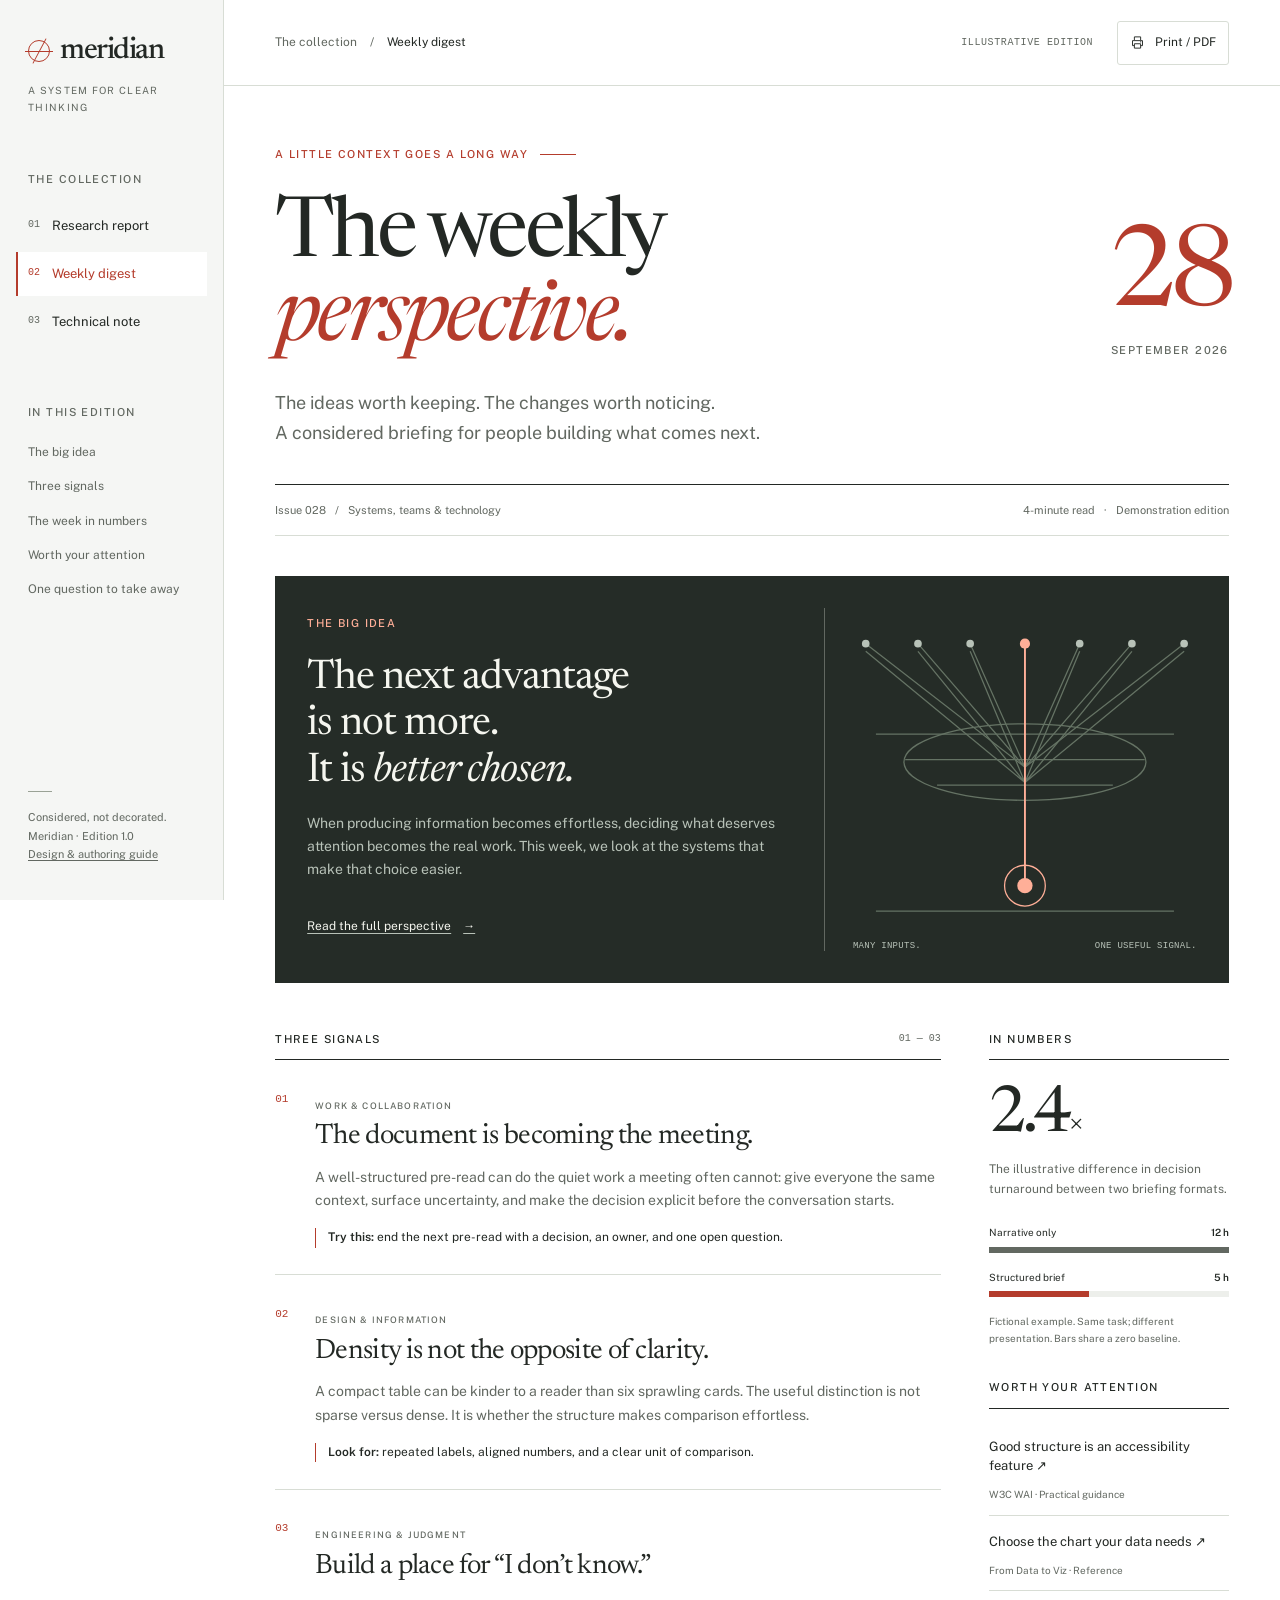
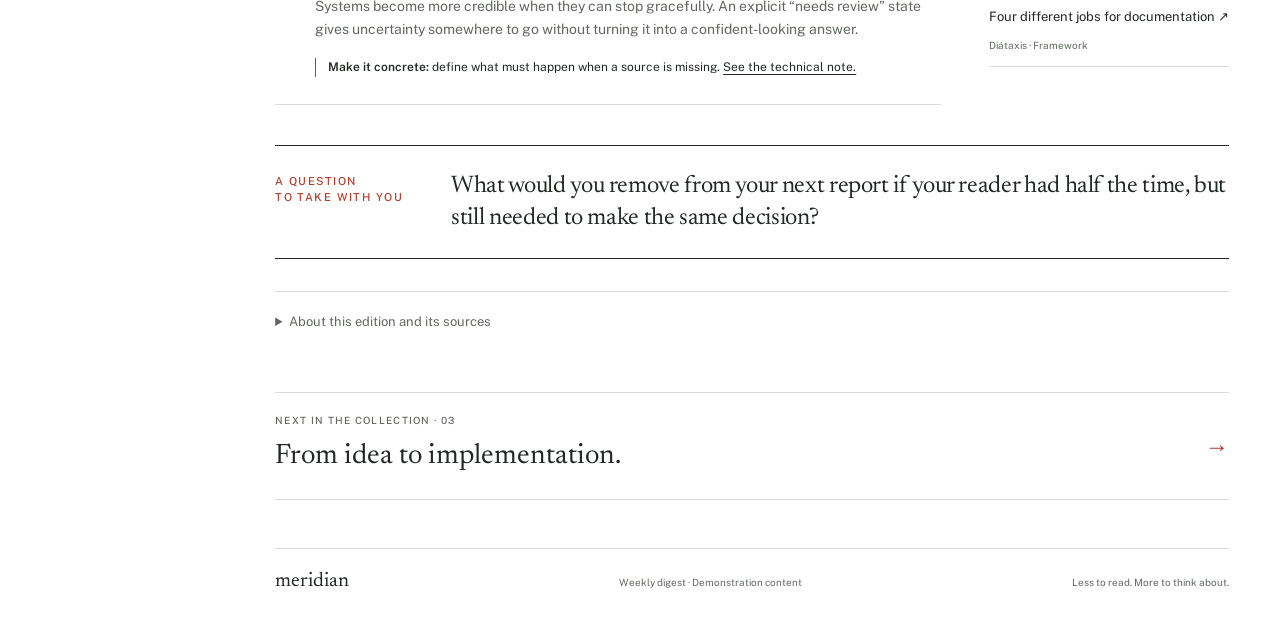
<file: design-systems/meridian/templates/digest.html>
<!doctype html>
<html lang="en">
<head>
  <meta charset="utf-8">
  <meta name="viewport" content="width=device-width, initial-scale=1">
  <meta name="description" content="The Weekly Perspective: a Meridian digest demonstrating curated stories, compact data, reading lists and editorial hierarchy.">
  <title>The Weekly Perspective / Meridian</title>
  <link rel="icon" href="../assets/favicon.svg" type="image/svg+xml">
  <link rel="stylesheet" href="../assets/meridian.css">
  <script src="../assets/meridian.js" defer></script>
</head>
<body>
  <a class="skip-link" href="#content">Skip to content</a>
  <aside class="sidebar" aria-label="Document collection">
    <div><a class="brand" href="index.html" aria-label="Meridian home"><span class="brand-mark" aria-hidden="true"></span>meridian</a><p class="brand-caption">A system for clear thinking</p></div>
    <nav class="document-nav" aria-label="Example documents"><p class="eyebrow nav-label">The collection</p><a href="index.html"><span>01</span><span>Research report</span></a><a href="digest.html" aria-current="page"><span>02</span><span>Weekly digest</span></a><a href="technical.html"><span>03</span><span>Technical note</span></a></nav>
    <nav class="toc" aria-label="On this page"><p class="eyebrow nav-label">In this edition</p><a href="#lead">The big idea</a><a href="#dispatches">Three signals</a><a href="#in-numbers">The week in numbers</a><a href="#reading">Worth your attention</a><a href="#next-week">One question to take away</a></nav>
    <div class="sidebar-footer"><span class="mini-rule"></span>Considered, not decorated.<br>Meridian &middot; Edition 1.0<br><a href="../STYLE_GUIDE.md">Design &amp; authoring guide</a></div>
  </aside>
  <div class="workspace">
    <header class="topbar"><div class="breadcrumbs"><span class="collection-name">The collection</span><span class="breadcrumb-divider" aria-hidden="true">/</span><span>Weekly digest</span></div><div class="topbar-actions"><span class="sample-label">Illustrative edition</span><button class="button" type="button" data-print hidden><svg viewBox="0 0 24 24" fill="none" stroke="currentColor" stroke-width="1.5" aria-hidden="true"><path d="M7 8V3h10v5M7 17H4V9h16v8h-3M7 14h10v7H7z"/><path d="M16 11h2"/></svg>Print / PDF</button></div></header>
    <main class="document" id="content" tabindex="-1">
      <article aria-labelledby="digest-title">
        <header class="document-header">
          <div class="kicker"><span class="eyebrow">A little context goes a long way</span><span class="dash" aria-hidden="true"></span></div>
          <div class="digest-header"><div><h1 id="digest-title">The weekly<br><em>perspective.</em></h1></div><div class="issue"><span class="issue-number">28</span><span class="eyebrow">September 2026</span></div></div>
          <p class="standfirst">The ideas worth keeping. The changes worth noticing.<br>A considered briefing for people building what comes next.</p>
        </header>
        <div class="edition-strip"><span>Issue 028 &nbsp; / &nbsp; Systems, teams &amp; technology</span><span>4-minute read &nbsp; &middot; &nbsp; Demonstration edition</span></div>

        <section class="lead-story" id="lead" aria-labelledby="lead-heading">
          <div><span class="eyebrow">The big idea</span><h2 id="lead-heading">The next advantage<br>is not more.<br>It is <em>better chosen.</em></h2><p>When producing information becomes effortless, deciding what deserves attention becomes the real work. This week, we look at the systems that make that choice easier.</p><a href="index.html">Read the full perspective <span aria-hidden="true">&rarr;</span></a></div>
          <figure class="lead-art" aria-label="An abstract sieve separating one meaningful signal from many inputs">
            <svg viewBox="0 0 270 252" fill="none" aria-hidden="true">
              <g stroke="#657364" stroke-width="1"><path d="M10 28L135 125M51 28L135 125M92 28L135 125M135 28V125M178 28L135 125M219 28L135 125M260 28L135 125"/><path d="M10 34L135 137M51 34L135 137M92 34L135 137M178 34L135 137M219 34L135 137M260 34L135 137"/><path d="M18 99h234M41 119h188M66 139h138"/><ellipse cx="135" cy="121" rx="95" ry="30"/></g>
              <g fill="#b8c2b8"><circle cx="10" cy="28" r="3"/><circle cx="51" cy="28" r="3"/><circle cx="92" cy="28" r="3"/><circle cx="178" cy="28" r="3"/><circle cx="219" cy="28" r="3"/><circle cx="260" cy="28" r="3"/></g>
              <path d="M135 28V220" stroke="#ffaf98" stroke-width="1.5"/><circle cx="135" cy="28" r="4" fill="#ffaf98"/><circle cx="135" cy="218" r="6" fill="#ffaf98"/><circle cx="135" cy="218" r="16" stroke="#ffaf98"/><path d="M18 238h234" stroke="#657364"/>
            </svg>
            <figcaption class="art-caption"><span>Many inputs.</span><span>One useful signal.</span></figcaption>
          </figure>
        </section>

        <div class="digest-layout">
          <section id="dispatches" aria-labelledby="signals-heading"><div class="column-label"><h2 class="eyebrow" id="signals-heading">Three signals</h2><span class="mono">01 &mdash; 03</span></div>
            <article class="dispatch"><span class="mono" aria-hidden="true">01</span><div><p class="eyebrow">Work &amp; collaboration</p><h3>The document is becoming the meeting.</h3><p>A well-structured pre-read can do the quiet work a meeting often cannot: give everyone the same context, surface uncertainty, and make the decision explicit before the conversation starts.</p><p class="takeaway"><strong>Try this:</strong> end the next pre-read with a decision, an owner, and one open question.</p></div></article>
            <article class="dispatch"><span class="mono" aria-hidden="true">02</span><div><p class="eyebrow">Design &amp; information</p><h3>Density is not the opposite of clarity.</h3><p>A compact table can be kinder to a reader than six sprawling cards. The useful distinction is not sparse versus dense. It is whether the structure makes comparison effortless.</p><p class="takeaway"><strong>Look for:</strong> repeated labels, aligned numbers, and a clear unit of comparison.</p></div></article>
            <article class="dispatch"><span class="mono" aria-hidden="true">03</span><div><p class="eyebrow">Engineering &amp; judgment</p><h3>Build a place for &ldquo;I don&rsquo;t know.&rdquo;</h3><p>Systems become more credible when they can stop gracefully. An explicit &ldquo;needs review&rdquo; state gives uncertainty somewhere to go without turning it into a confident-looking answer.</p><p class="takeaway"><strong>Make it concrete:</strong> define what must happen when a source is missing. <a href="technical.html">See the technical note.</a></p></div></article>
          </section>
          <aside class="digest-aside" aria-label="Supporting context">
            <section id="in-numbers" aria-labelledby="numbers-heading"><div class="column-label"><h2 class="eyebrow" id="numbers-heading">In numbers</h2></div><p class="big-number">2.4<span>&times;</span></p><p class="number-context">The illustrative difference in decision turnaround between two briefing formats.</p>
              <figure class="bar-chart" aria-label="Decision turnaround: narrative only, 12 hours; structured brief, 5 hours">
                <div class="bar-row"><div class="bar-label"><span>Narrative only</span><strong>12 h</strong></div><div class="bar-track" aria-hidden="true"><div class="bar-fill secondary" style="--value: 100%"></div></div></div>
                <div class="bar-row"><div class="bar-label"><span>Structured brief</span><strong>5 h</strong></div><div class="bar-track" aria-hidden="true"><div class="bar-fill" style="--value: 41.667%"></div></div></div>
                <figcaption>Fictional example. Same task; different presentation. Bars share a zero baseline.</figcaption>
              </figure>
            </section>
            <section id="reading" aria-labelledby="reading-heading"><div class="column-label"><h2 class="eyebrow" id="reading-heading">Worth your attention</h2></div><ul class="reading-list"><li><a href="https://www.w3.org/WAI/tutorials/page-structure/">Good structure is an accessibility feature &nearr;</a><span>W3C WAI &middot; Practical guidance</span></li><li><a href="https://www.data-to-viz.com/">Choose the chart your data needs &nearr;</a><span>From Data to Viz &middot; Reference</span></li><li><a href="https://diataxis.fr/">Four different jobs for documentation &nearr;</a><span>Di&aacute;taxis &middot; Framework</span></li></ul></section>
          </aside>
        </div>

        <section class="week-ahead" id="next-week" aria-labelledby="question-heading"><h2 class="eyebrow" id="question-heading">A question<br>to take with you</h2><p>What would you remove from your next report if your reader had half the time, but still needed to make the same decision?</p></section>
        <details class="methodology"><summary>About this edition and its sources</summary><p>This is an original demonstration digest, not a roundup of reported news. The three signals are editorial observations; the numerical comparison is fictional. The reading list links to real reference material, but does not imply that those sources support the illustrative metric.</p><p>For a live edition, attach publication dates and primary sources to each item. Distinguish reporting from interpretation, and do not present model-generated examples as observed events.</p></details>
        <a class="next-document" href="technical.html"><span><span class="eyebrow">Next in the collection &middot; 03</span><strong>From idea to implementation.</strong></span><span aria-hidden="true">&rarr;</span></a>
      </article>
      <footer class="document-footer"><span class="footer-brand">meridian</span><span>Weekly digest &middot; Demonstration content</span><span>Less to read. More to think about.</span></footer>
    </main>
  </div>
</body>
</html>
</file>
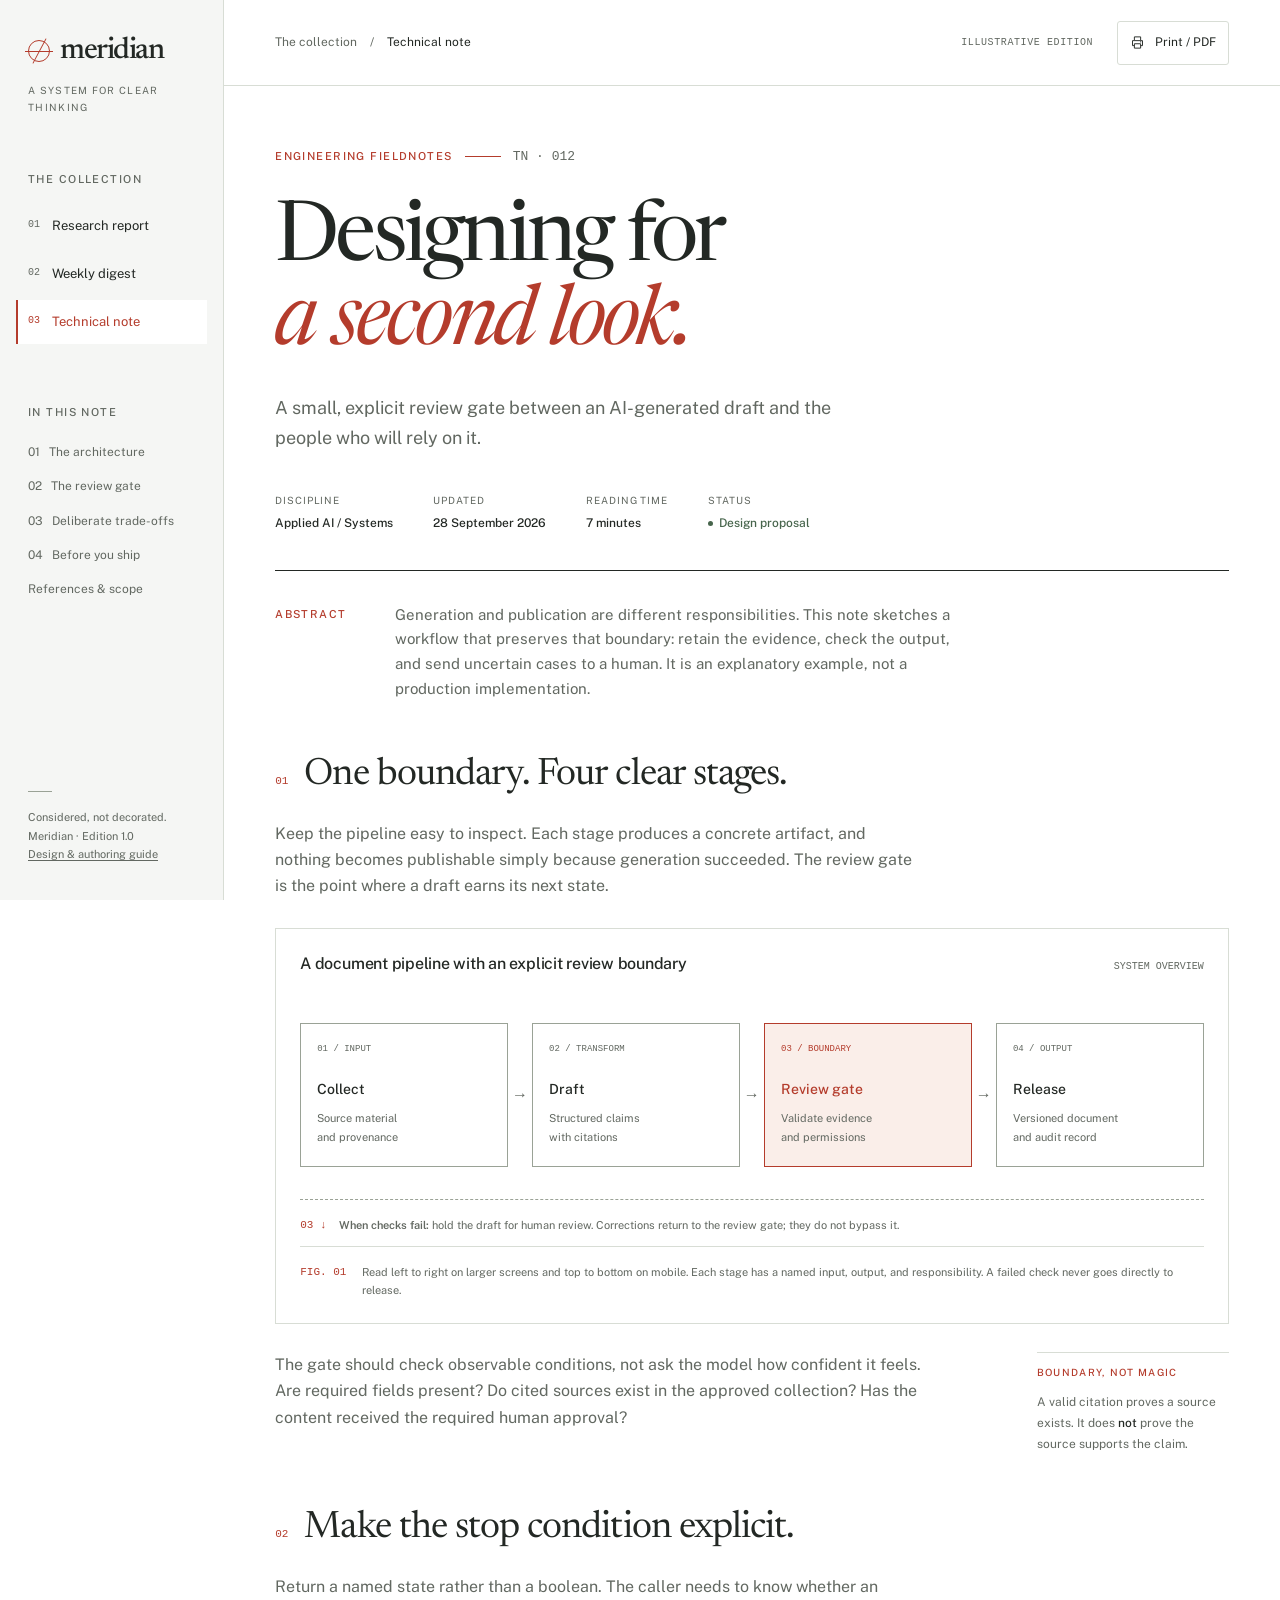
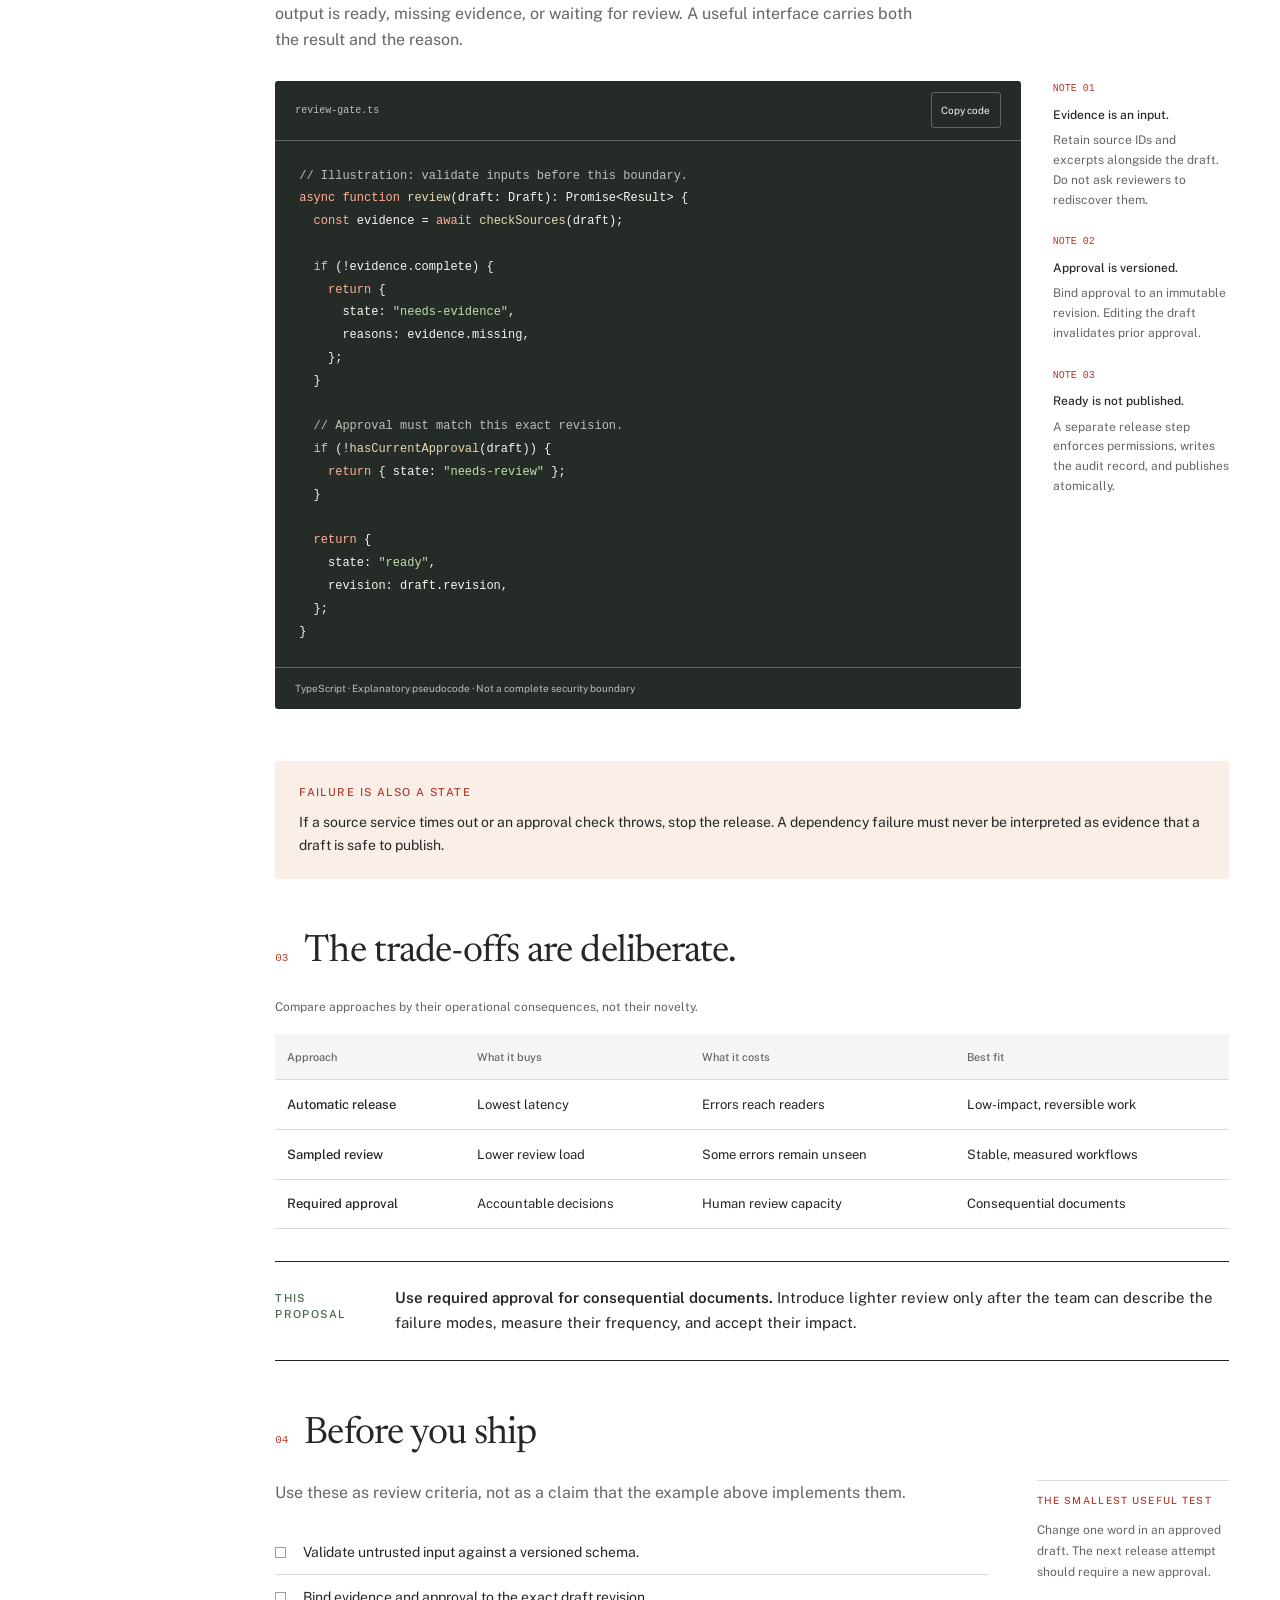
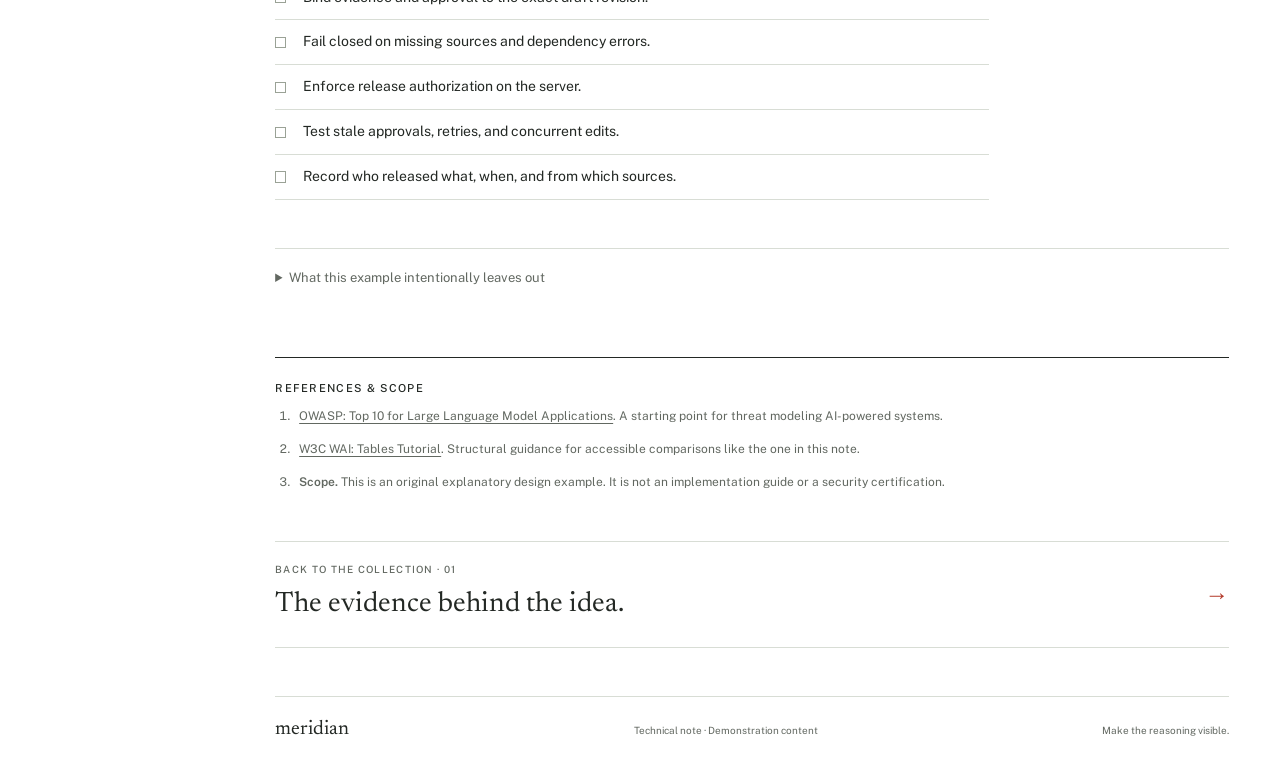
<file: design-systems/meridian/templates/technical.html>
<!doctype html>
<html lang="en">
<head>
  <meta charset="utf-8">
  <meta name="viewport" content="width=device-width, initial-scale=1">
  <meta name="description" content="A Meridian technical note: accessible architecture diagrams, annotated code, decision tables and implementation guidance.">
  <title>Designing for a second look / Meridian</title>
  <link rel="icon" href="../assets/favicon.svg" type="image/svg+xml">
  <link rel="stylesheet" href="../assets/meridian.css">
  <script src="../assets/meridian.js" defer></script>
</head>
<body>
  <a class="skip-link" href="#content">Skip to content</a>
  <aside class="sidebar" aria-label="Document collection">
    <div><a class="brand" href="index.html" aria-label="Meridian home"><span class="brand-mark" aria-hidden="true"></span>meridian</a><p class="brand-caption">A system for clear thinking</p></div>
    <nav class="document-nav" aria-label="Example documents"><p class="eyebrow nav-label">The collection</p><a href="index.html"><span>01</span><span>Research report</span></a><a href="digest.html"><span>02</span><span>Weekly digest</span></a><a href="technical.html" aria-current="page"><span>03</span><span>Technical note</span></a></nav>
    <nav class="toc" aria-label="On this page"><p class="eyebrow nav-label">In this note</p><a href="#architecture">01 &nbsp; The architecture</a><a href="#implementation">02 &nbsp; The review gate</a><a href="#tradeoffs">03 &nbsp; Deliberate trade-offs</a><a href="#checklist">04 &nbsp; Before you ship</a><a href="#references">References &amp; scope</a></nav>
    <div class="sidebar-footer"><span class="mini-rule"></span>Considered, not decorated.<br>Meridian &middot; Edition 1.0<br><a href="../STYLE_GUIDE.md">Design &amp; authoring guide</a></div>
  </aside>
  <div class="workspace">
    <header class="topbar"><div class="breadcrumbs"><span class="collection-name">The collection</span><span class="breadcrumb-divider" aria-hidden="true">/</span><span>Technical note</span></div><div class="topbar-actions"><span class="sample-label">Illustrative edition</span><button class="button" type="button" data-print hidden><svg viewBox="0 0 24 24" fill="none" stroke="currentColor" stroke-width="1.5" aria-hidden="true"><path d="M7 8V3h10v5M7 17H4V9h16v8h-3M7 14h10v7H7z"/><path d="M16 11h2"/></svg>Print / PDF</button></div></header>
    <main class="document" id="content" tabindex="-1">
      <article aria-labelledby="technical-title">
        <header class="document-header"><div class="kicker"><span class="eyebrow">Engineering fieldnotes</span><span class="dash" aria-hidden="true"></span><span class="mono muted">TN &middot; 012</span></div><h1 class="technical-title" id="technical-title">Designing for<br><em>a second look.</em></h1><p class="standfirst">A small, explicit review gate between an AI-generated draft and the people who will rely on it.</p><dl class="meta-row"><div><dt>Discipline</dt><dd>Applied AI / Systems</dd></div><div><dt>Updated</dt><dd><time datetime="2026-09-28">28 September 2026</time></dd></div><div><dt>Reading time</dt><dd>7 minutes</dd></div><div><dt>Status</dt><dd class="status">Design proposal</dd></div></dl></header>
        <div class="abstract"><span class="eyebrow">Abstract</span><p>Generation and publication are different responsibilities. This note sketches a workflow that preserves that boundary: retain the evidence, check the output, and send uncertain cases to a human. It is an explanatory example, not a production implementation.</p></div>

        <section class="document-section" id="architecture" aria-labelledby="architecture-heading"><div class="section-heading"><span class="section-number">01</span><h2 id="architecture-heading">One boundary. Four clear stages.</h2></div><div class="prose"><p>Keep the pipeline easy to inspect. Each stage produces a concrete artifact, and nothing becomes publishable simply because generation succeeded. The review gate is the point where a draft earns its next state.</p></div>
          <figure class="figure" aria-labelledby="pipeline-heading"><div class="figure-heading"><h3 id="pipeline-heading">A document pipeline with an explicit review boundary</h3><span class="mono">SYSTEM OVERVIEW</span></div><ol class="pipeline"><li><span class="step-id">01 / INPUT</span><strong>Collect</strong><small>Source material<br>and provenance</small></li><li><span class="step-id">02 / TRANSFORM</span><strong>Draft</strong><small>Structured claims<br>with citations</small></li><li class="step-gate"><span class="step-id">03 / BOUNDARY</span><strong>Review gate</strong><small>Validate evidence<br>and permissions</small></li><li><span class="step-id">04 / OUTPUT</span><strong>Release</strong><small>Versioned document<br>and audit record</small></li></ol><div class="branch-note"><span class="accent" aria-hidden="true">03 &darr;</span><span><strong>When checks fail:</strong> hold the draft for human review. Corrections return to the review gate; they do not bypass it.</span></div><figcaption><span class="figure-number">FIG. 01</span><span>Read left to right on larger screens and top to bottom on mobile. Each stage has a named input, output, and responsibility. A failed check never goes directly to release.</span></figcaption></figure>
          <div class="reading-grid"><div class="prose"><p>The gate should check observable conditions, not ask the model how confident it feels. Are required fields present? Do cited sources exist in the approved collection? Has the content received the required human approval?</p></div><aside class="margin-note"><span class="eyebrow">Boundary, not magic</span><p>A valid citation proves a source exists. It does <strong>not</strong> prove the source supports the claim.</p></aside></div>
        </section>

        <section class="document-section" id="implementation" aria-labelledby="implementation-heading"><div class="section-heading"><span class="section-number">02</span><h2 id="implementation-heading">Make the stop condition explicit.</h2></div><div class="prose"><p>Return a named state rather than a boolean. The caller needs to know whether an output is ready, missing evidence, or waiting for review. A useful interface carries both the result and the reason.</p></div>
          <div class="code-layout"><div><div class="code-panel"><div class="code-header"><span>review-gate.ts</span><button class="button" type="button" data-copy="review-code" hidden>Copy code</button></div><pre tabindex="0" aria-label="Illustrative TypeScript review gate"><code id="review-code"><span class="code-comment">// Illustration: validate inputs before this boundary.</span>
<span class="code-keyword">async function</span> <span class="code-function">review</span>(draft: Draft): Promise&lt;Result&gt; {
  <span class="code-keyword">const</span> evidence = <span class="code-keyword">await</span> <span class="code-function">checkSources</span>(draft);

  <span class="code-keyword">if</span> (!evidence.complete) {
    <span class="code-keyword">return</span> {
      state: <span class="code-string">"needs-evidence"</span>,
      reasons: evidence.missing,
    };
  }

  <span class="code-comment">// Approval must match this exact revision.</span>
  <span class="code-keyword">if</span> (!<span class="code-function">hasCurrentApproval</span>(draft)) {
    <span class="code-keyword">return</span> { state: <span class="code-string">"needs-review"</span> };
  }

  <span class="code-keyword">return</span> {
    state: <span class="code-string">"ready"</span>,
    revision: draft.revision,
  };
}</code></pre><div class="code-caption">TypeScript &middot; Explanatory pseudocode &middot; Not a complete security boundary</div></div><p class="copy-status" data-copy-status role="status" aria-live="polite"></p></div><ol class="annotation-list"><li><span class="mono">NOTE 01</span><strong>Evidence is an input.</strong>Retain source IDs and excerpts alongside the draft. Do not ask reviewers to rediscover them.</li><li><span class="mono">NOTE 02</span><strong>Approval is versioned.</strong>Bind approval to an immutable revision. Editing the draft invalidates prior approval.</li><li><span class="mono">NOTE 03</span><strong>Ready is not published.</strong>A separate release step enforces permissions, writes the audit record, and publishes atomically.</li></ol></div>
          <div class="callout"><span class="eyebrow">Failure is also a state</span><p>If a source service times out or an approval check throws, stop the release. A dependency failure must never be interpreted as evidence that a draft is safe to publish.</p></div>
        </section>

        <section class="document-section" id="tradeoffs" aria-labelledby="tradeoffs-heading"><div class="section-heading"><span class="section-number">03</span><h2 id="tradeoffs-heading">The trade-offs are deliberate.</h2></div><div class="table-scroll" role="region" aria-label="Review strategy comparison" tabindex="0"><table><caption>Compare approaches by their operational consequences, not their novelty.</caption><thead><tr><th scope="col">Approach</th><th scope="col">What it buys</th><th scope="col">What it costs</th><th scope="col">Best fit</th></tr></thead><tbody><tr><th scope="row">Automatic release</th><td>Lowest latency</td><td>Errors reach readers</td><td>Low-impact, reversible work</td></tr><tr><th scope="row">Sampled review</th><td>Lower review load</td><td>Some errors remain unseen</td><td>Stable, measured workflows</td></tr><tr><th scope="row">Required approval</th><td>Accountable decisions</td><td>Human review capacity</td><td>Consequential documents</td></tr></tbody></table></div><div class="decision"><span class="eyebrow">This proposal</span><p><strong>Use required approval for consequential documents.</strong> Introduce lighter review only after the team can describe the failure modes, measure their frequency, and accept their impact.</p></div></section>

        <section class="document-section" id="checklist" aria-labelledby="checklist-heading"><div class="section-heading"><span class="section-number">04</span><h2 id="checklist-heading">Before you ship</h2></div><div class="reading-grid"><div><p class="muted">Use these as review criteria, not as a claim that the example above implements them.</p><ul class="checklist"><li>Validate untrusted input against a versioned schema.</li><li>Bind evidence and approval to the exact draft revision.</li><li>Fail closed on missing sources and dependency errors.</li><li>Enforce release authorization on the server.</li><li>Test stale approvals, retries, and concurrent edits.</li><li>Record who released what, when, and from which sources.</li></ul></div><aside class="margin-note"><span class="eyebrow">The smallest useful test</span><p>Change one word in an approved draft. The next release attempt should require a new approval.</p></aside></div><details class="methodology"><summary>What this example intentionally leaves out</summary><p>The types and helper functions are illustrative and are not implemented here. A production system also needs authentication, authorization, content sanitization, idempotent writes, audit retention, privacy controls, and evidence checking suited to the domain.</p><p>No model-generated text should execute as code or become trusted HTML. Treat retrieved material and generated content as untrusted input throughout the pipeline.</p></details></section>

        <section class="sources" id="references" aria-labelledby="references-heading"><h2 id="references-heading">References &amp; scope</h2><ol><li><a href="https://owasp.org/www-project-top-10-for-large-language-model-applications/">OWASP: Top 10 for Large Language Model Applications</a>. A starting point for threat modeling AI-powered systems.</li><li><a href="https://www.w3.org/WAI/tutorials/tables/">W3C WAI: Tables Tutorial</a>. Structural guidance for accessible comparisons like the one in this note.</li><li><strong>Scope.</strong> This is an original explanatory design example. It is not an implementation guide or a security certification.</li></ol></section>
        <a class="next-document" href="index.html"><span><span class="eyebrow">Back to the collection &middot; 01</span><strong>The evidence behind the idea.</strong></span><span aria-hidden="true">&rarr;</span></a>
      </article>
      <footer class="document-footer"><span class="footer-brand">meridian</span><span>Technical note &middot; Demonstration content</span><span>Make the reasoning visible.</span></footer>
    </main>
  </div>
</body>
</html>
</file>
<file: design-systems/meridian/assets/meridian.css>
@import url("tokens.css");

/* Foundation */
*, *::before, *::after { box-sizing: border-box; }
html { scroll-behavior: smooth; scroll-padding-top: 2rem; }
body { margin: 0; background: var(--paper); color: var(--ink); font: var(--text-body)/1.65 var(--font-body); -webkit-font-smoothing: antialiased; }
::selection { background: var(--accent-soft); color: var(--accent); }
a { color: inherit; text-underline-offset: .22em; text-decoration-thickness: 1px; }
a:hover { color: var(--accent); }
button, summary { -webkit-tap-highlight-color: transparent; }
button { font: inherit; }
button, a, summary { touch-action: manipulation; }
:focus-visible { outline: 2px solid var(--accent); outline-offset: 5px; }
[hidden] { display: none !important; }
svg { display: block; max-width: 100%; }
img { max-width: 100%; height: auto; }
h1, h2, h3, p, figure, blockquote, dl, dd { margin: 0; }
h1, h2, h3 { text-wrap: balance; }
h1, h2 { font-family: var(--font-display); font-weight: 400; }
h1 { font-size: var(--text-title); line-height: 1.01; letter-spacing: -.045em; }
h1 em { color: var(--accent); font-weight: 400; }
h2 { font-size: var(--text-h2); line-height: 1.14; letter-spacing: -.025em; }
h3 { font-size: var(--text-h3); line-height: 1.35; font-weight: 500; letter-spacing: -.025em; }
p { text-wrap: pretty; }
p + p { margin-top: 1.15em; }
strong { font-weight: 600; }
small { font-size: var(--text-sm); }
sup { line-height: 0; }
sup a { color: var(--accent); padding: .2em; }
section[id] { scroll-margin-top: 2rem; }
.sr-only { position: absolute; width: 1px; height: 1px; padding: 0; margin: -1px; overflow: hidden; clip-path: inset(50%); white-space: nowrap; border: 0; }
.skip-link { position: fixed; top: -8rem; left: 1rem; z-index: 10; padding: .75rem 1.25rem; background: var(--ink); color: var(--paper); }
.skip-link:focus { top: 1rem; color: var(--paper); }
.eyebrow { font: 500 var(--text-xs)/1.5 var(--font-body); letter-spacing: .13em; text-transform: uppercase; }
.mono { font-family: var(--font-mono); font-size: var(--text-sm); }
.muted { color: var(--muted); }
.accent { color: var(--accent); }
.nowrap { white-space: nowrap; }
.prose { max-width: var(--measure); }
.prose p { color: var(--muted); }
.prose strong { color: var(--ink); }
.prose > * + h3 { margin-top: 2rem; }
.prose h3 + p { margin-top: .75rem; }

/* Reading shell: a quiet permanent index, not a dashboard. */
.sidebar { position: fixed; inset: 0 auto 0 0; width: var(--sidebar-width); padding: 2.25rem 1.75rem; display: flex; flex-direction: column; background: var(--canvas); border-right: 1px solid var(--line); z-index: 3; overflow-y: auto; }
.brand { display: flex; align-items: center; gap: .65rem; text-decoration: none; font-family: var(--font-display); font-weight: 500; font-size: 1.875rem; line-height: 1; letter-spacing: -.05em; }
.brand-mark { width: 1.375rem; height: 1.375rem; flex: 0 0 1.375rem; border: 1px solid var(--accent); border-radius: 50%; position: relative; }
.brand-mark::before { content: ""; position: absolute; top: -4px; bottom: -4px; left: 50%; width: 1px; background: var(--accent); transform: rotate(28deg); }
.brand-mark::after { content: ""; position: absolute; top: 50%; left: -4px; right: -4px; height: 1px; background: var(--accent); }
.brand-caption { color: var(--muted); margin-top: 1rem; font-size: .625rem; letter-spacing: .13em; text-transform: uppercase; }
.document-nav { margin-top: 3.5rem; }
.nav-label { color: var(--muted); margin-bottom: 1rem; }
.document-nav a { display: flex; align-items: center; gap: .75rem; min-height: 44px; padding: .65rem .75rem; margin: 0 -.75rem .25rem; text-decoration: none; font-size: var(--text-sm); }
.document-nav a span:first-child { color: var(--muted); font-family: var(--font-mono); font-size: .625rem; }
.document-nav a[aria-current] { background: var(--paper); box-shadow: inset 2px 0 var(--accent); color: var(--accent); }
.document-nav a[aria-current] span:first-child { color: var(--accent); }
.document-nav a:hover { background: var(--wash); }
.toc { margin-top: 3.5rem; }
.toc a { display: block; font-size: .75rem; color: var(--muted); padding: .45rem 0; text-decoration: none; }
.toc a:hover, .toc a[aria-current="location"] { color: var(--accent); }
.sidebar-footer { margin-top: auto; padding-top: 3rem; color: var(--muted); font-size: .6875rem; line-height: 1.7; }
.sidebar-footer .mini-rule { display: block; width: 1.5rem; height: 1px; background: var(--line-strong); margin-bottom: 1rem; }
.workspace { margin-left: var(--sidebar-width); }
.topbar { min-height: 5.375rem; padding: 1.25rem clamp(1.5rem, 4vw, 4rem); display: flex; justify-content: space-between; align-items: center; gap: 1.5rem; border-bottom: 1px solid var(--line); }
.breadcrumbs { display: flex; flex-wrap: wrap; align-items: center; gap: .8rem; font-size: .75rem; color: var(--muted); }
.breadcrumbs span:last-child { color: var(--ink); }
.topbar-actions { display: flex; align-items: center; gap: 1.5rem; }
.sample-label { color: var(--muted); font: .625rem var(--font-mono); text-transform: uppercase; letter-spacing: .06em; }
.button { display: inline-flex; align-items: center; justify-content: center; gap: .6rem; padding: .5rem .75rem; min-height: 44px; background: transparent; border: 1px solid var(--line); border-radius: var(--radius); cursor: pointer; font-size: .75rem; color: var(--ink); text-decoration: none; }
.button:hover { background: var(--canvas); border-color: var(--line-strong); }
.button svg { width: 15px; height: 15px; }
.document { max-width: var(--page-width); margin-inline: auto; padding: 3.75rem clamp(1.5rem, 4vw, 4rem) 2rem; }
.document:focus { outline: none; }
.document-header { padding-bottom: 2.25rem; border-bottom: 1px solid var(--ink); }
.kicker { display: flex; align-items: center; flex-wrap: wrap; gap: .75rem; margin-bottom: 2rem; }
.kicker .eyebrow { color: var(--accent); }
.kicker .dash { width: 2.25rem; height: 1px; background: var(--accent); }
.hero-grid { display: grid; grid-template-columns: 1fr 15rem; align-items: center; gap: 1.5rem; }
.standfirst { margin-top: 1.6rem; max-width: 53ch; font-size: var(--text-lead); line-height: 1.65; color: var(--muted); }
.cover-art { color: var(--accent); align-self: center; }
.cover-art svg { width: 100%; height: auto; }
.art-caption { display: flex; justify-content: space-between; margin-top: .75rem; color: var(--muted); font: .5625rem var(--font-mono); letter-spacing: .03em; text-transform: uppercase; }
.meta-row { display: flex; flex-wrap: wrap; gap: 1rem 2.5rem; margin-top: 2.5rem; font-size: .75rem; }
.meta-row > div { display: flex; flex-direction: column; gap: .3rem; }
.meta-row dt { color: var(--muted); font-size: .625rem; letter-spacing: .09em; text-transform: uppercase; }
.meta-row dd { font-weight: 500; }
.meta-row .status { color: var(--positive); }
.status::before { content: ""; display: inline-block; width: 5px; height: 5px; margin-right: .4rem; vertical-align: middle; background: currentColor; border-radius: 50%; }
.document-section { padding-top: 3.25rem; }
.section-heading { display: flex; align-items: baseline; gap: 1rem; margin-bottom: 1.5rem; }
.section-number { font: .6875rem var(--font-mono); color: var(--accent); flex-shrink: 0; }
.section-heading h2 { flex: 1; }
.section-tag { color: var(--muted); font: .625rem var(--font-mono); white-space: nowrap; }
.reading-grid { display: grid; grid-template-columns: minmax(0, 1fr) 12rem; gap: 3rem; }
.margin-note { border-top: 1px solid var(--line); padding-top: .75rem; font-size: .75rem; line-height: 1.75; color: var(--muted); }
.margin-note .eyebrow { display: block; margin-bottom: .75rem; font-size: .625rem; color: var(--accent); }
.margin-note strong { color: var(--ink); font-weight: 500; }
.margin-note p + p { margin-top: .75rem; }
.summary { background: var(--canvas); padding: 1.5rem 1.75rem; border-left: 2px solid var(--accent); }
.summary .eyebrow { color: var(--accent); display: block; margin-bottom: .75rem; }
.summary p { font-size: var(--text-body); max-width: var(--measure); }
.metrics { display: grid; grid-template-columns: repeat(3, minmax(0, 1fr)); margin-top: 2rem; border-block: 1px solid var(--line); }
.metric { padding: 1.5rem 1rem 1.5rem 0; }
.metric + .metric { border-left: 1px solid var(--line); padding-left: 1.5rem; }
.metric dt { font-size: .75rem; color: var(--muted); }
.metric dd:not(.metric-note) { font: 400 clamp(2.5rem, 3.8vw, 3.75rem)/1.15 var(--font-display); letter-spacing: -.055em; margin: .45rem 0; font-variant-numeric: lining-nums tabular-nums; }
.metric small { font-size: .625rem; color: var(--positive); }
.metric small.neutral { color: var(--muted); }

/* Figures tell a story: conclusion, visual evidence, source, accessible data. */
.figure { border: 1px solid var(--line); padding: 1.5rem; margin-block: 1.75rem; }
.figure-heading { display: flex; flex-wrap: wrap; align-items: baseline; justify-content: space-between; gap: .75rem 1.5rem; margin-bottom: 1.5rem; }
.figure-heading h3 { font-size: 1rem; font-weight: 500; letter-spacing: -.015em; }
.figure-heading .mono { font-size: .625rem; color: var(--muted); }
.legend { display: flex; flex-wrap: wrap; gap: 1rem; font-size: .625rem; color: var(--muted); }
.legend span { display: inline-flex; align-items: center; gap: .45rem; }
.legend i { width: 1.2rem; height: 2px; background: var(--accent); }
.legend .baseline { background: transparent; border-top: 2px dashed var(--muted); }
.chart-scroll, .table-scroll { overflow-x: auto; overscroll-behavior-inline: contain; }
.line-chart { width: 100%; min-width: 540px; height: auto; }
.line-chart text { font-family: var(--font-body); fill: var(--muted); font-size: 11px; }
.line-chart .grid { stroke: var(--line); stroke-width: 1; }
.line-chart .series-main { stroke: var(--accent); stroke-width: 2.5; fill: none; }
.line-chart .series-base { stroke: var(--muted); stroke-width: 1.5; fill: none; stroke-dasharray: 5 5; }
.line-chart .area { fill: var(--accent-soft); }
.line-chart .dot { fill: var(--accent); stroke: var(--paper); stroke-width: 2; }
.line-chart .data-label { fill: var(--accent); font-size: 14px; font-weight: 600; }
.line-chart .annotation { fill: var(--ink); font-size: 11px; }
.figure figcaption { display: flex; gap: 1rem; padding-top: 1rem; margin-top: .75rem; border-top: 1px solid var(--line); font-size: .6875rem; color: var(--muted); line-height: 1.65; }
.figure-number { flex: 0 0 auto; color: var(--accent); font-family: var(--font-mono); }
.data-disclosure { margin-top: 1rem; font-size: .75rem; }
summary { cursor: pointer; width: fit-content; max-width: 100%; min-height: 44px; padding-block: .65rem; color: var(--muted); }
summary:hover { color: var(--accent); }
details[open] summary { margin-bottom: .5rem; }
table { width: 100%; border-collapse: collapse; font-size: .8125rem; text-align: left; }
caption { text-align: left; color: var(--muted); font-size: .75rem; padding: 0 0 1rem; }
th, td { padding: .85rem .75rem; border-bottom: 1px solid var(--line); vertical-align: top; }
thead th { font-weight: 500; color: var(--muted); font-size: .6875rem; background: var(--canvas); }
tbody th { font-weight: 500; }
.numeric { text-align: right; font-variant-numeric: tabular-nums; }
.table-scroll table { min-width: 460px; }
.findings { padding: 0; list-style: none; counter-reset: finding; margin: 1.5rem 0 0; }
.findings li { counter-increment: finding; display: grid; grid-template-columns: 2rem 1fr; gap: .75rem; border-top: 1px solid var(--line); padding: 1.2rem 0; }
.findings li::before { content: counter(finding, decimal-leading-zero); color: var(--accent); font: .6875rem/1.8 var(--font-mono); padding-top: .1rem; }
.findings h3 { font-size: 1rem; font-weight: 500; margin-bottom: .4rem; }
.findings p { color: var(--muted); font-size: .875rem; }
.pullquote { margin-block: 2.5rem; padding: .5rem 0 .5rem 1.5rem; border-left: 1px solid var(--accent); }
.pullquote p { font: 400 clamp(1.75rem, 2.5vw, 2.375rem)/1.2 var(--font-display); letter-spacing: -.025em; max-width: 35ch; }
.pullquote cite { display: block; font-size: .6875rem; color: var(--muted); font-style: normal; margin-top: 1rem; }
.callout { padding: 1.4rem 1.5rem; background: var(--accent-soft); margin-top: 1.5rem; }
.callout .eyebrow { display: block; color: var(--accent); margin-bottom: .65rem; }
.callout p { font-size: .875rem; }
.sources { margin-top: 3.5rem; border-top: 1px solid var(--ink); padding-top: 1.5rem; }
.sources h2 { font: 500 .6875rem var(--font-body); letter-spacing: .12em; text-transform: uppercase; }
.sources ol { padding-left: 1.2rem; font-size: .75rem; line-height: 1.75; color: var(--muted); }
.sources li { padding-left: .3rem; margin-block: .75rem; }
.source-note { color: var(--muted); font-size: .75rem; margin-top: 1rem; }
.document-footer { display: flex; flex-wrap: wrap; justify-content: space-between; align-items: center; gap: 1rem; margin-top: 3rem; padding-top: 1rem; border-top: 1px solid var(--line); color: var(--muted); font-size: .625rem; }
.footer-brand { font-family: var(--font-display); font-size: 1.25rem; color: var(--ink); }
.next-document { display: flex; justify-content: space-between; align-items: center; gap: 1rem; margin-top: 3rem; padding: 1.25rem 0; border-block: 1px solid var(--line); text-decoration: none; }
.next-document .eyebrow { display: block; color: var(--muted); font-size: .625rem; margin-bottom: .3rem; }
.next-document strong { font-family: var(--font-display); font-weight: 400; font-size: 1.75rem; }
.next-document > span:last-child { color: var(--accent); font-size: 1.5rem; }

/* Digest: a compact newspaper rhythm with one lead, not a wall of cards. */
.digest-header { display: grid; grid-template-columns: minmax(0, 1fr) auto; align-items: end; gap: 2rem; }
.issue { text-align: right; padding-bottom: .25rem; }
.issue-number { display: block; font: 400 7rem/.9 var(--font-display); color: var(--accent); letter-spacing: -.07em; }
.issue .eyebrow { display: block; color: var(--muted); margin-top: .75rem; }
.edition-strip { display: flex; flex-wrap: wrap; gap: .75rem 2rem; justify-content: space-between; border-bottom: 1px solid var(--line); padding: 1rem 0; font-size: .6875rem; color: var(--muted); }
.lead-story { margin-top: 2.5rem; padding: 2rem; background: var(--dark); color: var(--on-dark); display: grid; grid-template-columns: 1.3fr 1fr; gap: 2rem; align-items: center; }
.lead-story .eyebrow { color: var(--code-keyword); }
.lead-story h2 { margin-top: 1.25rem; font-size: clamp(2rem, 3.2vw, 3rem); }
.lead-story p { font-size: .875rem; color: var(--on-dark-muted); margin-top: 1rem; }
.lead-story a { display: inline-flex; align-items: center; gap: .75rem; margin-top: 1.5rem; min-height: 44px; font-size: .75rem; color: var(--on-dark); text-decoration-color: var(--on-dark-muted); }
.lead-story :focus-visible, .code-panel :focus-visible { outline-color: var(--code-keyword); }
.code-panel pre:focus-visible { outline-offset: -5px; }
.lead-art { border-left: 1px solid var(--muted); padding-left: 1.75rem; }
.lead-art svg { width: 100%; height: auto; }
.lead-art .art-caption { color: var(--on-dark-muted); font-size: .5625rem; }
.digest-layout { display: grid; grid-template-columns: minmax(0, 1fr) 15rem; gap: 3rem; margin-top: 3rem; }
.column-label { display: flex; align-items: center; justify-content: space-between; border-bottom: 1px solid var(--ink); padding-bottom: .75rem; }
.column-label .mono { font-size: .625rem; color: var(--muted); }
.dispatch { padding-block: 1.65rem; border-bottom: 1px solid var(--line); display: grid; grid-template-columns: 1.5rem minmax(0, 1fr); gap: 1rem; }
.dispatch > .mono { color: var(--accent); font-size: .6875rem; padding-top: .2rem; }
.dispatch .eyebrow { font-size: .5625rem; color: var(--muted); margin-bottom: .5rem; }
.dispatch h3 { font-family: var(--font-display); font-size: 1.75rem; font-weight: 400; line-height: 1.2; }
.dispatch p { font-size: .875rem; color: var(--muted); margin-top: .75rem; }
.dispatch .takeaway { color: var(--ink); font-size: .75rem; padding-left: .75rem; border-left: 1px solid var(--accent); margin-top: 1rem; }
.dispatch table { margin-top: 1rem; }
.digest-aside > * + * { margin-top: 2rem; }
.big-number { font: 400 4rem/1 var(--font-display); letter-spacing: -.06em; margin-top: 1.5rem; }
.big-number span { font-size: 2rem; }
.number-context { font-size: .75rem; color: var(--muted); margin-top: .75rem; }
.bar-chart { margin-top: 1.5rem; }
.bar-row { margin-top: 1rem; }
.bar-label { display: flex; justify-content: space-between; gap: .5rem; font-size: .625rem; margin-bottom: .4rem; }
.bar-track { height: 6px; background: var(--wash); }
.bar-fill { height: 100%; width: var(--value); background: var(--accent); }
.bar-fill.secondary { background: var(--muted); }
.bar-chart figcaption { margin-top: 1rem; font-size: .625rem; color: var(--muted); line-height: 1.7; }
.reading-list { list-style: none; padding: 0; margin: .75rem 0 0; }
.reading-list li { padding-block: .75rem; border-bottom: 1px solid var(--line); }
.reading-list a { font-size: .8125rem; text-decoration: none; line-height: 1.5; display: block; padding-block: .25rem; }
.reading-list span { display: block; color: var(--muted); font-size: .625rem; margin-top: .4rem; }
.week-ahead { margin-top: 2.5rem; padding: 1.5rem 0; border-block: 1px solid var(--ink); display: grid; grid-template-columns: 9rem 1fr; gap: 2rem; }
.week-ahead > .eyebrow { color: var(--accent); padding-top: .2rem; }
.week-ahead p { font-family: var(--font-display); font-size: 1.5rem; line-height: 1.35; letter-spacing: -.015em; }

/* Technical documents: diagrams remain HTML; code remains selectable text. */
.technical-title { max-width: 13ch; }
.abstract { display: grid; grid-template-columns: 6rem minmax(0, 1fr); gap: 1.5rem; margin-top: 2rem; }
.abstract .eyebrow { color: var(--accent); padding-top: .2rem; }
.abstract p { color: var(--muted); font-size: .9375rem; max-width: var(--measure); }
.pipeline { list-style: none; padding: 1.5rem 0; margin: 0; display: grid; grid-template-columns: repeat(4, minmax(0, 1fr)); gap: 1.5rem; }
.pipeline li { position: relative; border: 1px solid var(--line-strong); padding: 1.25rem 1rem; background: var(--paper); }
.pipeline li:not(:last-child)::after { content: "\2192"; position: absolute; right: -1.3rem; top: 50%; transform: translateY(-50%); color: var(--muted); font-size: 1rem; }
.pipeline .step-id { display: block; color: var(--muted); font: .5625rem var(--font-mono); margin-bottom: 1.5rem; }
.pipeline strong { display: block; font-size: .875rem; font-weight: 500; }
.pipeline small { display: block; font-size: .6875rem; color: var(--muted); margin-top: .5rem; }
.pipeline .step-gate { border-color: var(--accent); background: var(--accent-soft); }
.pipeline .step-gate .step-id, .pipeline .step-gate strong { color: var(--accent); }
.branch-note { border-top: 1px dashed var(--line-strong); padding-top: 1rem; margin-top: .5rem; display: flex; gap: .75rem; font-size: .6875rem; color: var(--muted); }
.branch-note .accent { font-family: var(--font-mono); }
/* Structure diagrams: inline SVG for relationships a .pipeline cannot show (branches, calls over time). */
.diagram { width: 100%; min-width: 640px; height: auto; }
.diagram text { font-family: var(--font-body); font-size: 12px; fill: var(--muted); }
.diagram .node rect { fill: var(--paper); stroke: var(--line-strong); stroke-width: 1; }
.diagram .node-focus rect { fill: var(--accent-soft); stroke: var(--accent); }
.diagram .node-actor rect, .diagram .frame-tab { fill: var(--canvas); stroke: var(--line-strong); stroke-width: 1; }
.diagram .node-data rect { fill: var(--paper); stroke: var(--muted); stroke-width: 1; stroke-dasharray: 4 3; }
.diagram .node-title { fill: var(--ink); font-size: 14px; font-weight: 500; }
.diagram .node-sub, .diagram .edge-label, .diagram .frame-label, .diagram .badge text { font-family: var(--font-mono); font-size: 11px; }
.diagram .node-note { font-family: var(--font-display); font-style: italic; font-size: 13px; }
.diagram .edge { fill: none; stroke: var(--ink); stroke-width: 1; }
.diagram .edge-alt { stroke: var(--muted); stroke-dasharray: 5 5; }
.diagram .arrowhead { fill: var(--ink); }
.diagram .arrowhead-alt { fill: var(--muted); }
.diagram .edge-label { fill: var(--ink); paint-order: stroke; stroke: var(--paper); stroke-width: 4px; stroke-linejoin: round; }
.diagram .edge-label-alt { fill: var(--muted); }
.diagram .lifeline { stroke: var(--line-strong); stroke-width: 1; stroke-dasharray: 2 4; }
.diagram .activation { fill: var(--accent-soft); stroke: var(--accent); stroke-width: 1; }
.diagram .frame { fill: none; stroke: var(--line-strong); stroke-width: 1; }
.diagram .frame-label { fill: var(--muted); letter-spacing: .06em; }
.diagram .badge circle { fill: var(--accent); }
.diagram .badge text { fill: var(--paper); font-weight: 600; }
.code-layout { display: grid; grid-template-columns: minmax(0, 1fr) 11rem; gap: 2rem; margin-block: 1.75rem; }
.code-panel { min-width: 0; background: var(--dark); color: var(--on-dark); border-radius: var(--radius); }
.code-header { display: flex; align-items: center; justify-content: space-between; gap: 1rem; padding: .7rem 1.25rem; border-bottom: 1px solid var(--muted); font: .625rem var(--font-mono); color: var(--on-dark-muted); }
.code-header .button { color: var(--on-dark); border-color: var(--muted); min-height: 36px; padding: .3rem .6rem; font: .625rem var(--font-body); }
.code-header .button:hover { background: var(--muted); }
pre { font: .75rem/1.9 var(--font-mono); overflow-x: auto; overscroll-behavior-inline: contain; padding: 1.5rem; margin: 0; tab-size: 2; }
pre code { font: inherit; }
:not(pre) > code { font: .85em var(--font-mono); padding: .15em .3em; background: var(--canvas); overflow-wrap: anywhere; }
.code-keyword { color: var(--code-keyword); }
.code-string { color: var(--code-string); }
.code-function { color: var(--code-function); }
.code-comment { color: var(--on-dark-muted); }
.code-caption { padding: .75rem 1.25rem; border-top: 1px solid var(--muted); color: var(--on-dark-muted); font-size: .625rem; }
.copy-status { font-size: .6875rem; color: var(--muted); min-height: 1.5em; margin-top: .5rem; }
.annotation-list { list-style: none; padding: 0; margin: 0; }
.annotation-list li { padding-bottom: 1.5rem; font-size: .75rem; color: var(--muted); }
.annotation-list .mono { color: var(--accent); display: block; font-size: .625rem; margin-bottom: .5rem; }
.annotation-list strong { display: block; font-weight: 500; color: var(--ink); margin-bottom: .35rem; }
.decision { display: grid; grid-template-columns: 6rem 1fr; gap: 1.5rem; border-block: 1px solid var(--ink); padding: 1.5rem 0; margin-top: 2rem; }
.decision .eyebrow { color: var(--positive); padding-top: .2rem; }
.decision p { font-size: .9375rem; }
.checklist { list-style: none; padding: 0; margin-top: 1.5rem; }
.checklist li { position: relative; padding: .65rem 0 .65rem 1.75rem; font-size: .875rem; border-bottom: 1px solid var(--line); }
.checklist li::before { content: ""; width: .7rem; height: .7rem; position: absolute; left: 0; top: 1.05rem; border: 1px solid var(--line-strong); }
.methodology { border-top: 1px solid var(--line); margin-top: 2rem; padding-top: .5rem; }
.methodology summary { font-size: .8125rem; }
.methodology > p { color: var(--muted); font-size: .8125rem; margin-block: .75rem; max-width: var(--measure); }

/* Reflow is content-led. Only code and data tables may scroll horizontally. */
@media (min-width: 1600px) {
  .document { padding-top: 5rem; }
}
@media (max-width: 1200px) {
  :root { --sidebar-width: 12rem; }
  .sidebar { padding-inline: 1.5rem; }
  .hero-grid { grid-template-columns: 1fr 11rem; }
  .reading-grid { grid-template-columns: minmax(0, 1fr) 10rem; gap: 2rem; }
  .digest-layout { grid-template-columns: minmax(0, 1fr) 12rem; gap: 2rem; }
  .code-layout { grid-template-columns: minmax(0, 1fr); }
  .annotation-list { display: grid; grid-template-columns: repeat(3, minmax(0, 1fr)); gap: 1.5rem; }
}
@media (max-width: 960px) {
  .sidebar { position: static; width: auto; padding: 1.25rem 1.5rem 0; flex-direction: row; flex-wrap: wrap; align-items: center; justify-content: space-between; gap: 1rem 2rem; border-right: 0; border-bottom: 1px solid var(--line); overflow: visible; }
  .brand { font-size: 1.75rem; }
  .brand-caption, .sidebar-footer, .toc, .document-nav .nav-label { display: none; }
  .document-nav { margin: 0; display: flex; gap: 1rem; }
  .document-nav a { margin: 0; padding-inline: .75rem; }
  .document-nav a[aria-current] { box-shadow: inset 0 -2px var(--accent); background: transparent; }
  .workspace { margin-left: 0; }
  .topbar { min-height: 4.25rem; }
  .document { padding-top: 3rem; }
  .hero-grid { grid-template-columns: 1fr 14rem; }
}
@media (max-width: 650px) {
  html { scroll-padding-top: 1rem; }
  .sidebar { display: block; padding: 1.35rem 1.25rem 0; }
  .document-nav { margin-top: 1.1rem; gap: .5rem; justify-content: space-between; }
  .document-nav a { padding: .65rem .25rem; font-size: .6875rem; gap: .4rem; }
  .document-nav a span:first-child { font-size: .5625rem; }
  .topbar { padding: .6rem 1.25rem; min-height: 3.75rem; }
  .breadcrumbs { gap: .5rem; font-size: .625rem; }
  .breadcrumbs .collection-name, .breadcrumbs .breadcrumb-divider, .sample-label { display: none; }
  .button { font-size: .6875rem; padding: .4rem .65rem; }
  .document { padding: 2.5rem 1.25rem 1.5rem; }
  .kicker { margin-bottom: 1.5rem; }
  .kicker .eyebrow { font-size: .625rem; }
  .hero-grid { grid-template-columns: minmax(0, 1fr); }
  .cover-art { display: none; }
  .standfirst { font-size: 1rem; line-height: 1.7; margin-top: 1.25rem; }
  .meta-row { gap: 1rem 2rem; margin-top: 2rem; font-size: .6875rem; }
  .document-header { padding-bottom: 1.75rem; }
  .document-section { padding-top: 2.5rem; }
  .section-heading { gap: .65rem; margin-bottom: 1.25rem; }
  .section-tag { display: none; }
  .reading-grid { grid-template-columns: minmax(0, 1fr); gap: 1.5rem; }
  .margin-note { border-left: 1px solid var(--line-strong); border-top: 0; padding: 0 0 0 1rem; }
  .margin-note .eyebrow { margin-bottom: .35rem; }
  .summary { padding: 1.25rem; }
  .metrics { gap: 0; }
  .metric { padding: 1.25rem .5rem 1.25rem 0; }
  .metric + .metric { padding-left: .75rem; }
  .metric dt { font-size: .625rem; }
  .metric dd:not(.metric-note) { font-size: 2.375rem; }
  .metric small { font-size: .5625rem; line-height: 1.5; display: block; }
  .figure { padding: 1rem; margin-block: 1.5rem; }
  .figure-heading { margin-bottom: 1rem; }
  .figure figcaption { display: block; }
  .figure-number { display: block; margin-bottom: .3rem; }
  .pullquote { margin-block: 2rem; padding-left: 1rem; }
  .digest-header { gap: 1rem; align-items: start; }
  .digest-header h1 { font-size: 2.875rem; }
  .issue-number { font-size: 4rem; }
  .issue .eyebrow { font-size: .5rem; }
  .lead-story { grid-template-columns: minmax(0, 1fr); padding: 1.5rem; gap: 1.5rem; margin-top: 1.75rem; }
  .lead-art { border-left: 0; border-top: 1px solid var(--muted); padding: 1.25rem 0 0; }
  .lead-art svg { max-height: 170px; }
  .digest-layout { grid-template-columns: minmax(0, 1fr); gap: 2.5rem; margin-top: 2.5rem; }
  .digest-aside { display: grid; grid-template-columns: repeat(2, minmax(0, 1fr)); gap: 1.5rem; }
  .digest-aside > * + * { margin-top: 0; }
  .week-ahead { grid-template-columns: minmax(0, 1fr); gap: .75rem; }
  .abstract { grid-template-columns: minmax(0, 1fr); gap: .75rem; }
  .pipeline { grid-template-columns: minmax(0, 1fr); gap: 1.75rem; padding-block: .5rem; }
  .pipeline li { padding: 1rem; }
  .pipeline .step-id { margin-bottom: .5rem; }
  .pipeline li:not(:last-child)::after { content: "\2193"; right: 50%; top: auto; bottom: -1.6rem; transform: none; }
  .branch-note { margin-top: 1.25rem; }
  .annotation-list { grid-template-columns: minmax(0, 1fr); gap: 0; }
  .annotation-list li { border-top: 1px solid var(--line); padding-top: .75rem; padding-bottom: 1rem; }
  .decision { grid-template-columns: minmax(0, 1fr); gap: .75rem; }
  .code-header { padding-inline: 1rem; gap: .5rem; flex-wrap: wrap; }
  pre { padding: 1rem; }
}
@media (max-width: 360px) {
  .digest-header { grid-template-columns: minmax(0, 1fr); }
  .issue { text-align: left; display: flex; align-items: center; gap: 1rem; }
  .issue-number { font-size: 2.25rem; }
  .issue .eyebrow { margin: 0; }
  .digest-aside { grid-template-columns: minmax(0, 1fr); }
  .metrics { grid-template-columns: minmax(0, 1fr); }
  .metric + .metric { border-left: 0; border-top: 1px solid var(--line); padding-left: 0; }
  .metric { display: grid; grid-template-columns: 1fr 1fr; align-items: center; }
  .metric dd:not(.metric-note) { grid-column: 2; grid-row: 1 / 3; text-align: right; }
}
@media (prefers-reduced-motion: reduce) {
  html { scroll-behavior: auto; }
}
@media (forced-colors: active) {
  .bar-fill { background: Highlight; }
  .pipeline .step-gate { border: 2px solid Highlight; }
  .line-chart .series-main, .line-chart .series-base { stroke: CanvasText; }
  .line-chart .dot { fill: CanvasText; }
  .diagram .edge { stroke: CanvasText; }
  .diagram .arrowhead, .diagram .arrowhead-alt { fill: CanvasText; }
}
@page { margin: 16mm; size: A4; }
@media print {
  :root { --text-body: 10pt; --text-title: 40pt; --text-h2: 24pt; --muted: #454b44; }
  html { scroll-behavior: auto; }
  body { font-size: 10pt; print-color-adjust: exact; -webkit-print-color-adjust: exact; }
  .sidebar, .topbar, .skip-link, .next-document, [data-copy], .copy-status { display: none !important; }
  .workspace { margin: 0; }
  .document { max-width: none; padding: 0; }
  .document-header { padding-bottom: 1.5rem; }
  .hero-grid { grid-template-columns: 1fr 10rem; }
  .cover-art { display: block; }
  .document-section { padding-top: 1.75rem; }
  .reading-grid { grid-template-columns: minmax(0, 1fr) 9rem; gap: 1.5rem; }
  .figure, .metrics, .summary, .pullquote, .callout, .pipeline, .lead-story, .dispatch, .week-ahead, .decision { break-inside: avoid; }
  h1, h2, h3, .section-heading, .figure-heading { break-after: avoid; }
  p, li { orphans: 3; widows: 3; }
  .chart-scroll, .table-scroll, pre { overflow: visible; }
  .line-chart, .diagram, .table-scroll table { min-width: 0; }
  pre { white-space: pre-wrap; overflow-wrap: anywhere; font-size: 8pt; }
  .code-panel { background: var(--canvas); color: var(--ink); border: 1px solid var(--line); }
  .code-header, .code-caption, .code-comment { color: var(--muted); }
  .code-keyword { color: var(--accent); }
  .code-string { color: var(--positive); }
  .code-function { color: var(--blue); }
  .code-layout { grid-template-columns: minmax(0, 1fr); }
  .annotation-list { display: grid; grid-template-columns: repeat(3, minmax(0, 1fr)); gap: 1.5rem; }
  .pipeline { grid-template-columns: repeat(4, minmax(0, 1fr)); }
  .pipeline li:not(:last-child)::after { content: "\2192"; right: -1.3rem; top: 50%; bottom: auto; transform: translateY(-50%); }
  .digest-layout { grid-template-columns: minmax(0, 1fr) 12rem; gap: 2rem; }
  .digest-aside { display: block; }
  .digest-aside > * + * { margin-top: 2rem; }
  .lead-story { grid-template-columns: 1.3fr 1fr; }
  .lead-art { border-top: 0; border-left: 1px solid var(--muted); padding: 0 0 0 1.5rem; }
  .sources { margin-top: 2rem; }
  a { text-decoration: none; }
  .sources a[href^="http"]::after { content: " (" attr(href) ")"; font-size: 8pt; overflow-wrap: anywhere; }
}
</file>
